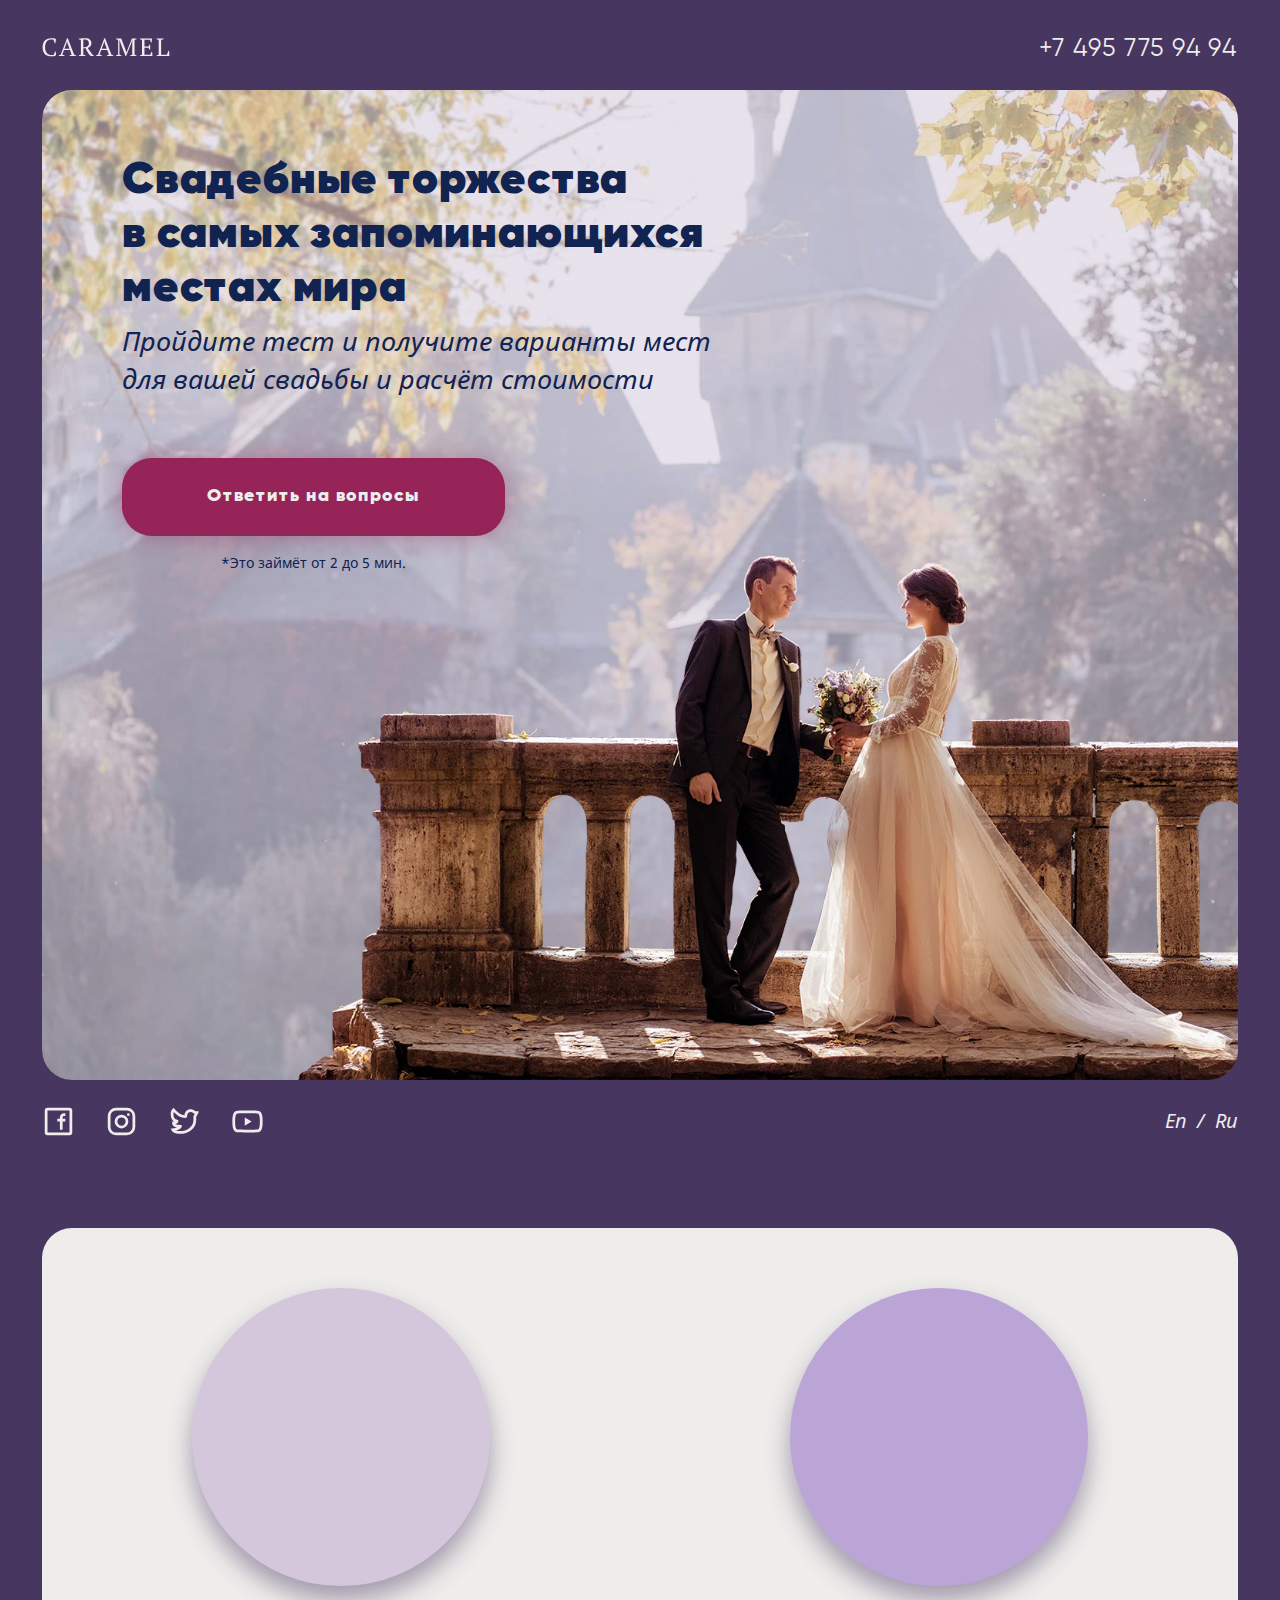
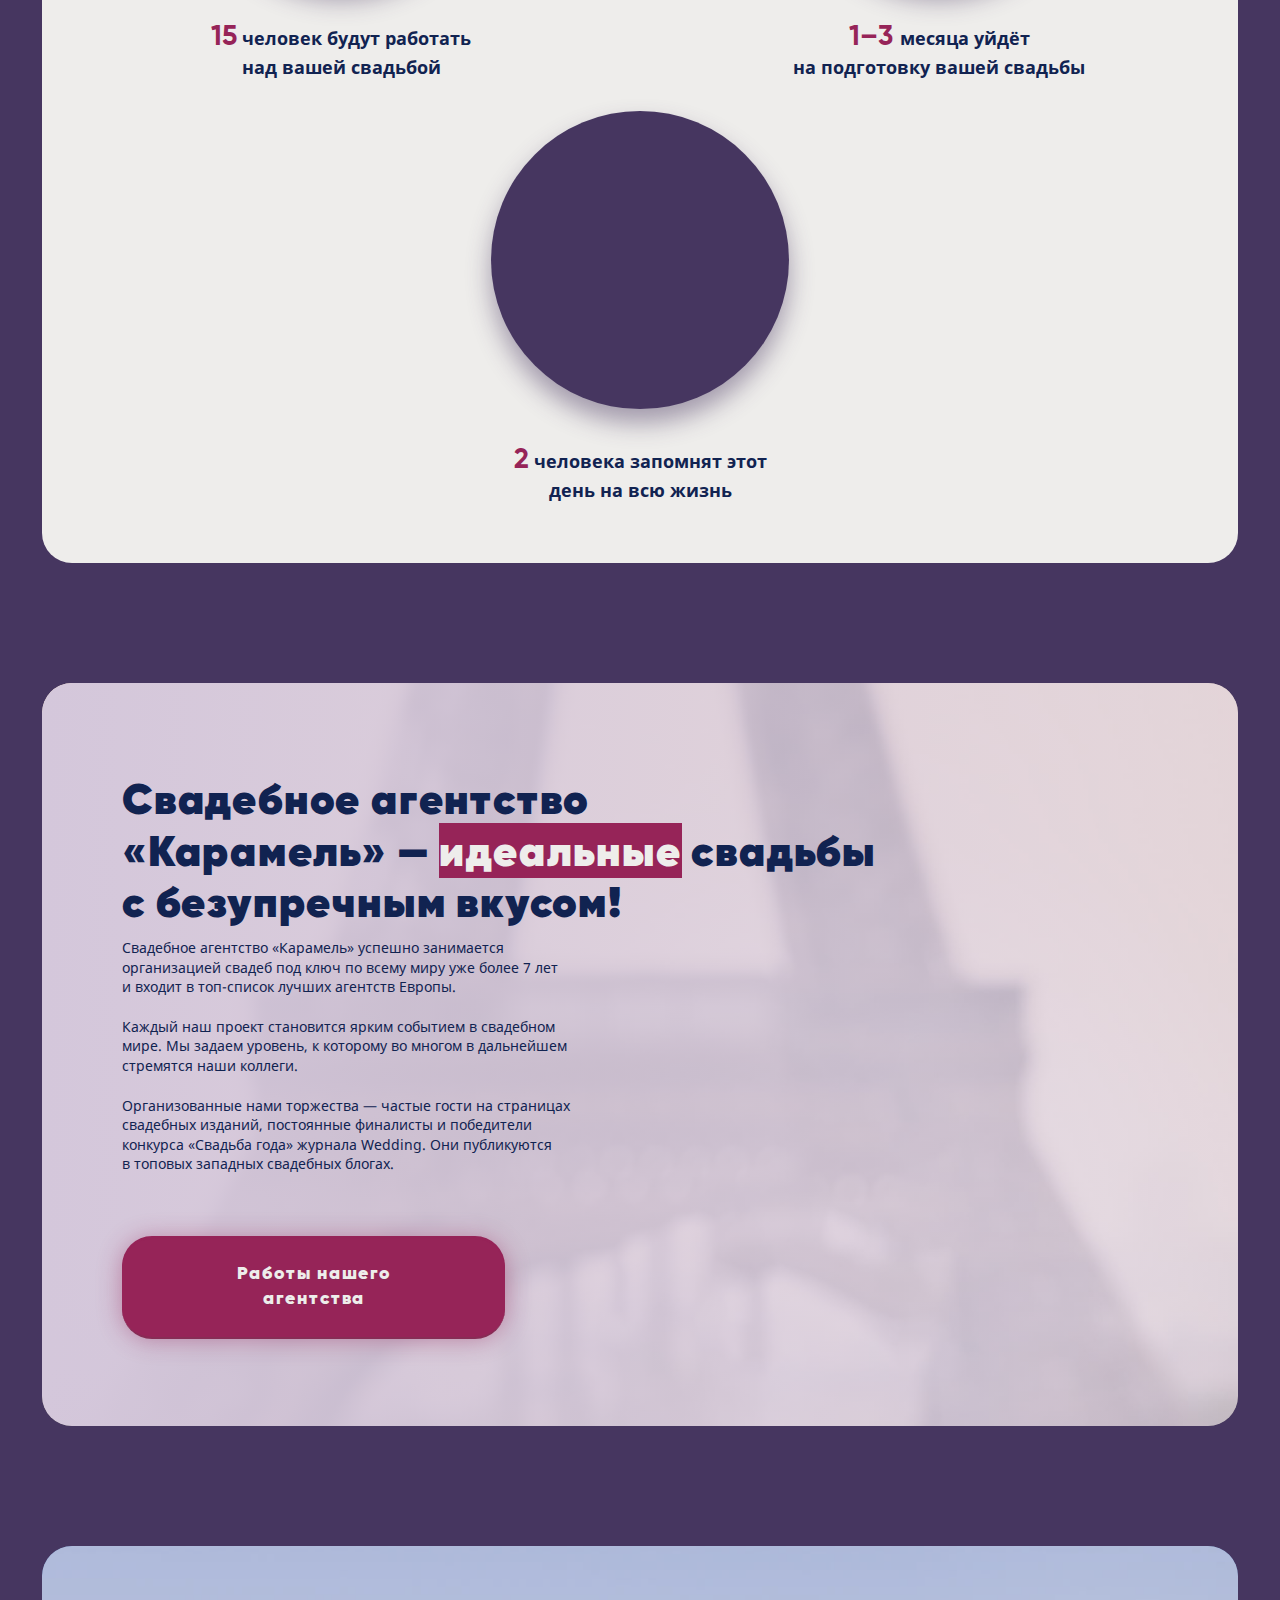
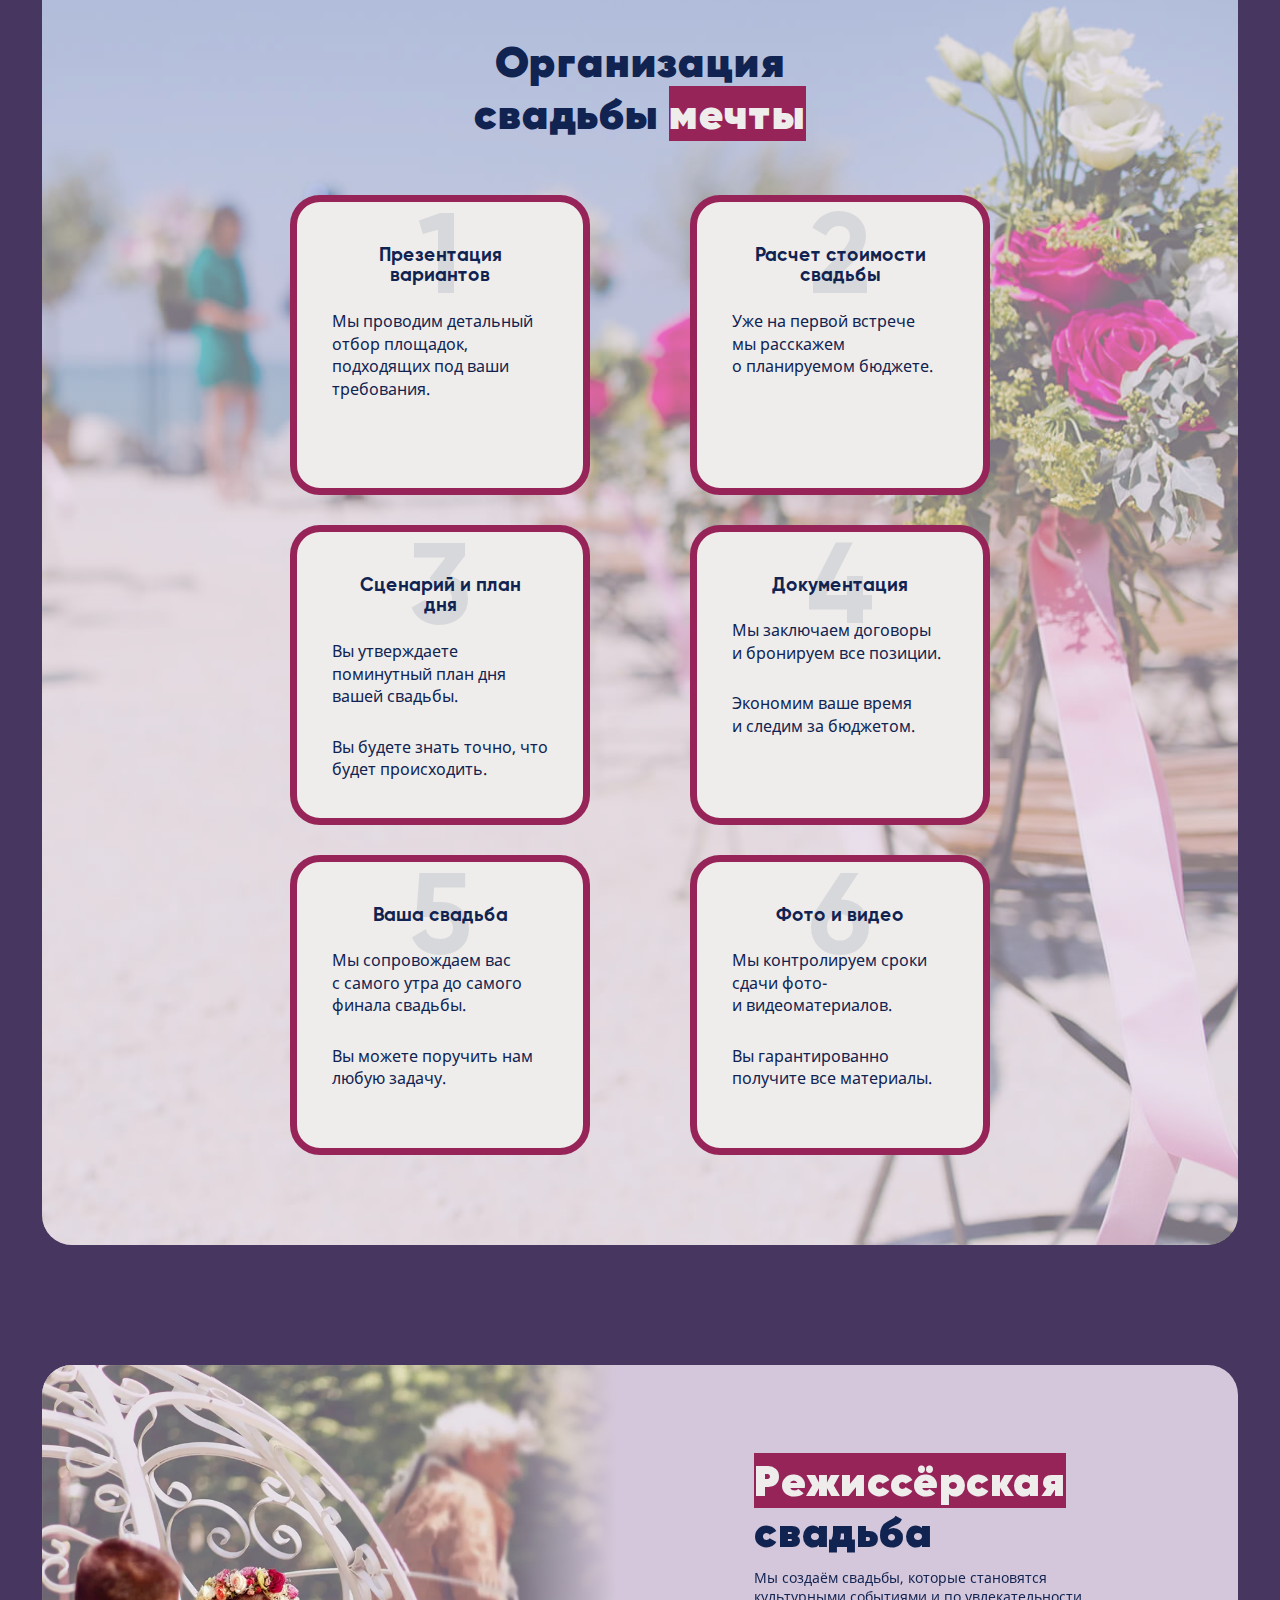
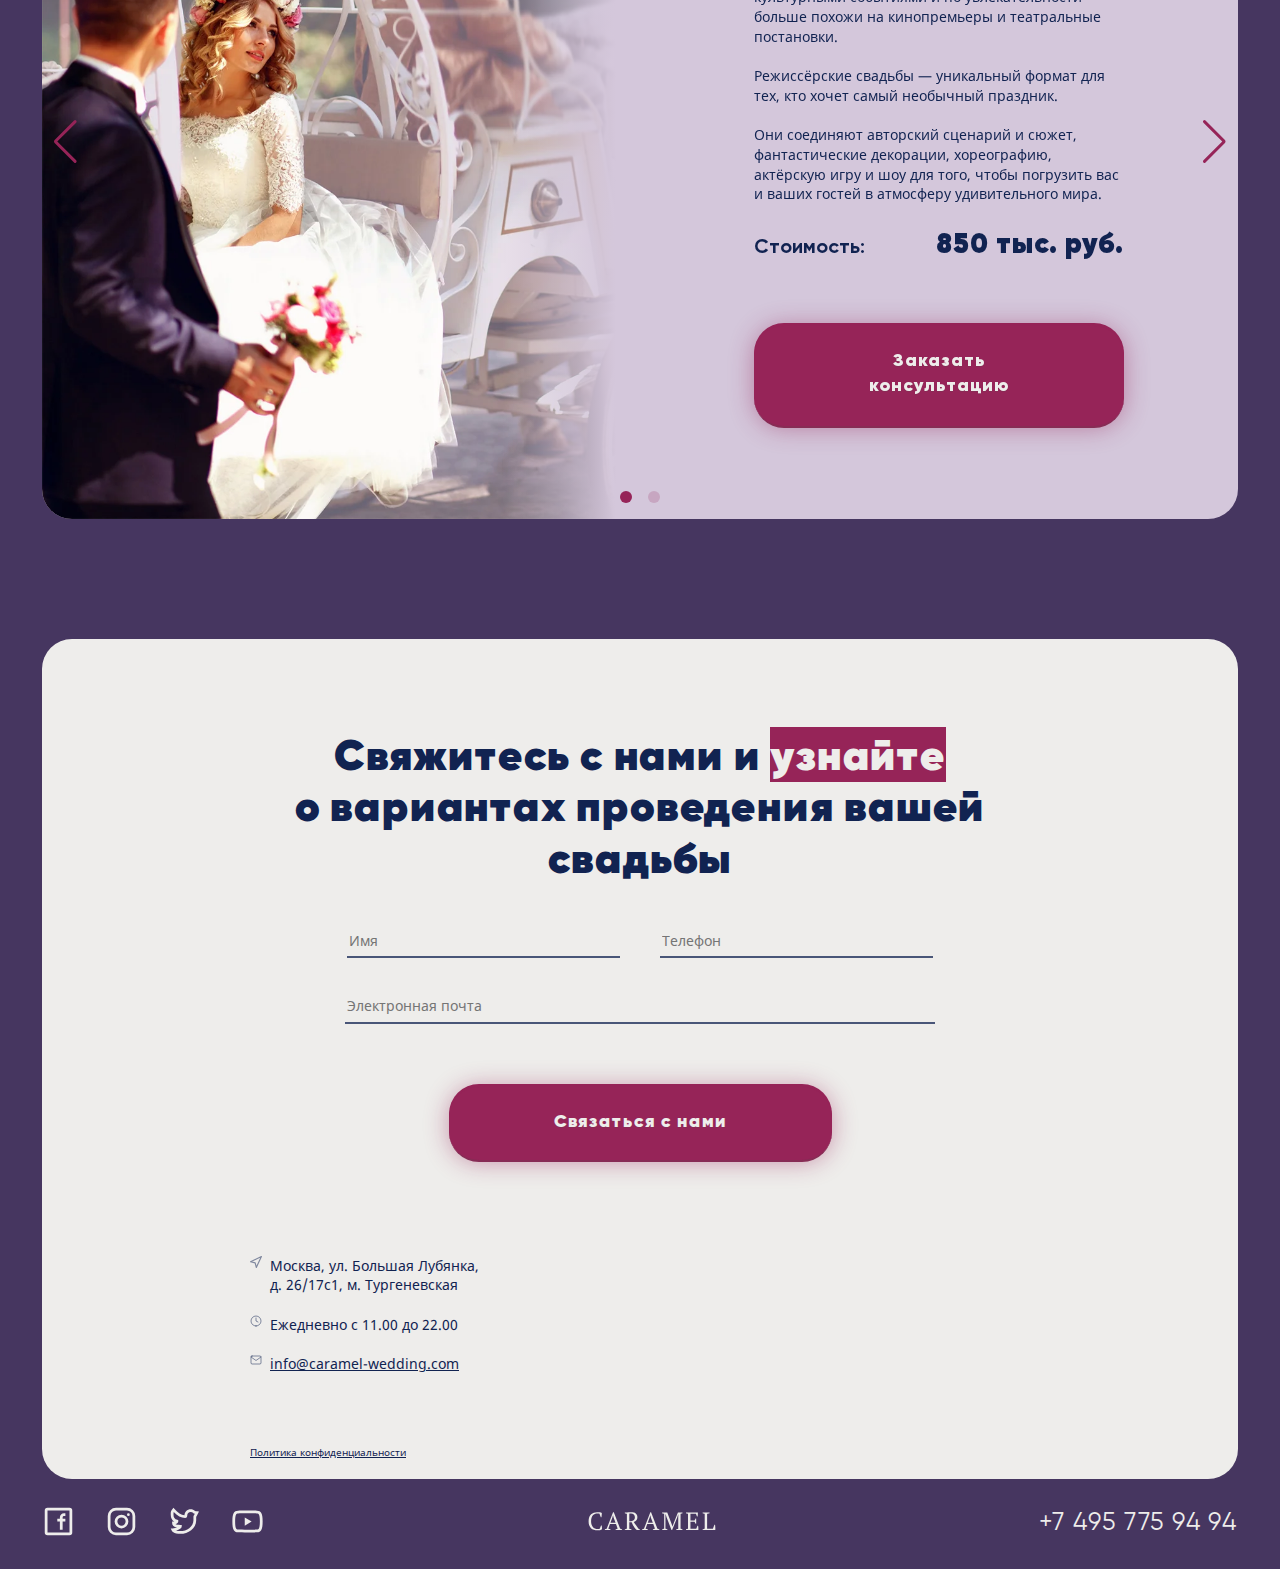
<file: dest-wed/index.html>
<!DOCTYPE html>
<html lang="ru" class="page">

<head>
	<meta charset="UTF-8">
	<meta name="robots" content="noindex, nofollow">
	<title>Свадебное агентство «Caramel»</title>
	<link rel="shortcut icon" href="./img/favicon/favicon.ico">
	<link rel="apple-touch-icon" href="./img/favicon/apple-touch-icon.png">
	<meta name="viewport" content="width=device-width, initial-scale=1">
	<meta name="description" content="Свадьба в самом красивом и необычном месте.">
	<meta name="theme-color" content="#463660">
	<link rel="preload" href="./fonts/GilroyHeavy/GilroyHeavy.woff2" as="font" type="font/woff2" crossorigin="anonymous">
	<link rel="stylesheet" href="css/main.min.css">

</head>

<body class="page__body">

	<header class="page__header">

		<div class="page__wrapper">

			<div class="header-container">

				<img src="./img/Logo.svg" alt="Логотип" class="logo">
				<a href="tel:+74957759494" class="phone">+7 495 775 94 94</a>

			</div>


		</div>

	</header>

	<main class="page__content">

		<section class="section section-1">

			<div class="page__wrapper">

				<div class="hero">

					<div class="hero__content">

						<h1 class="h1">Свадебные торжества в&nbsp;самых запоминающихся местах мира</h1>

						<p class="hero__descriptor">Пройдите тест и&nbsp;получите варианты мест для вашей свадьбы и&nbsp;расчёт
							стоимости</p>

						<a href="#" class="btn">Ответить на вопросы</a>

						<p class="hero__note">*Это займёт от&nbsp;2 до&nbsp;5&nbsp;мин.</p>

						<picture>
							<source type="image/webp" srcset="./img/content/dummy/dummy-main-couple.gif"
								data-srcset="./img/content/@1x/main-couple.webp 1x, ./img/content/@2x/main-couple@2x.webp 2x">
							<source type="image/png" srcset="./img/content/dummy/dummy-main-couple.gif"
								data-srcset="./img/content/@1x/main-couple.png 1x, ./img/content/@2x/main-couple@2x.png 2x">
							<img alt="Жених и невеста стоят на фоне средневекового замка." class="lazy hero__img"
								data-src="./img/content/@1x/main-couple.png" data-srcset="./img/content/@2x/main-couple@2x.png"
								src="./img/content/dummy/dummy-main-couple.gif" srcset="./img/content/dummy/dummy-main-couple.gif">
						</picture>

					</div>

				</div>

				<div class="hero-footer">

					<ul class="socialmedia">

						<li class="socialmedia__item">
							<a href="#" class="socialmedia__link" aria-label="Facebook">
								<svg class="socialmedia__img" aria-hidden="true">
									<use xlink:href="./img/icons/svg-sprite/svg-sprite.svg#facebook"></use>
								</svg>
							</a>
						</li>

						<li class="socialmedia__item">
							<a href="#" class="socialmedia__link" aria-label="Instagram">
								<svg class="socialmedia__img" aria-hidden="true">
									<use xlink:href="./img/icons/svg-sprite/svg-sprite.svg#instagram"></use>
								</svg>
							</a>
						</li>

						<li class="socialmedia__item">
							<a href="#" class="socialmedia__link" aria-label="Twitter">
								<svg class="socialmedia__img" aria-hidden="true">
									<use xlink:href="./img/icons/svg-sprite/svg-sprite.svg#twitter"></use>
								</svg>
							</a>
						</li>

						<li class="socialmedia__item">
							<a href="#" class="socialmedia__link" aria-label="Youtube">
								<svg class="socialmedia__img" aria-hidden="true">
									<use xlink:href="./img/icons/svg-sprite/svg-sprite.svg#youtube"></use>
								</svg>
							</a>
						</li>

					</ul>

					<ul class="languages">
						<li class="languages__item">
							<a href="#" class="languages__link" id="en">En</a>
						</li>
						<li class="languages__item">
							<a href="#" class="languages__link" id="ru">Ru</a>
						</li>
					</ul>

				</div>

			</div>

		</section>

		<section class="section section-2">

			<div class="page__wrapper">

				<div class="facts">

					<div class="facts__item">

						<picture class="facts__pic">
							<source type="image/webp"
								data-srcset="./img/content/@1x/facts-1.webp 1x, ./img/content/@2x/facts-1@2x.webp 2x"
								srcset="./img/content/dummy/dummy-image-79x63.gif">
							<source type="image/png"
								data-srcset="./img/content/@1x/facts-1.png 1x, ./img/content/@2x/facts-1@2x.png 2x"
								srcset="./img/content/dummy/dummy-image-79x63.gif">
							<img alt="Команда профессионалов." class="lazy responsive-img facts__img"
								src="./img/content/dummy/dummy-image-79x63.gif" srcset="./img/content/dummy/dummy-image-79x63.gif"
								data-src="./img/content/@1x/facts-1.png" data-srcset="./img/content/@2x/facts-1@2x.png">
						</picture>

						<p class="facts__text"><span>15</span> человек будут работать
							над вашей свадьбой</p>

					</div>

					<div class="facts__item">

						<picture class="facts__pic">
							<source type="image/webp" srcset="./img/content/dummy/dummy-image-124x111.gif"
								data-srcset="./img/content/@1x/facts-2.webp 1x, ./img/content/@2x/facts-2@2x.webp 2x">
							<source type="image/png" srcset="./img/content/dummy/dummy-image-124x111.gif"
								data-srcset="./img/content/@1x/facts-2.png 1x, ./img/content/@2x/facts-2@2x.png 2x">
							<img alt="Портной снимает мерки для платья невесты." class="lazy responsive-img facts__img"
								src="./img/content/dummy/dummy-image-124x111.gif" srcset="./img/content/dummy/dummy-image-124x111.gif"
								data-src="./img/content/@1x/facts-2.png" data-srcset="./img/content/@2x/facts-2@2x.png">
						</picture>

						<p class="facts__text"><span>1&ndash;3&nbsp;</span>месяца уйдёт на&nbsp;подготовку вашей свадьбы</p>

					</div>

					<div class="facts__item">

						<picture class="facts__pic">
							<source type="image/webp" srcset="./img/content/dummy/dummy-image-395x318.gif"
								data-srcset="./img/content/@1x/facts-3.webp 1x, ./img/content/@2x/facts-3@2x.webp 2x">
							<source type="image/png" srcset="./img/content/dummy/dummy-image-395x318.gif"
								data-srcset="./img/content/@1x/facts-3.png 1x, ./img/content/@2x/facts-3@2x.png 2x">
							<img alt="Жених и невеста держат в ладонях свои кольца." class="lazy responsive-img facts__img"
								src="./img/content/dummy/dummy-image-395x318.gif" srcset="./img/content/dummy/dummy-image-395x318.gif"
								data-src="./img/content/@1x/facts-3.png" data-srcset="./img/content/@2x/facts-3@2x.png">
						</picture>

						<p class="facts__text"><span>2</span> человека запомнят этот день на&nbsp;всю жизнь</p>

					</div>

				</div>

			</div>

		</section>

		<section class="section section-3">

			<div class="page__wrapper">

				<div class="about">

					<div class="about__content">

						<h2 class="h2">Свадебное агентство &laquo;Карамель&raquo;&nbsp;&mdash; <span>идеальные</span> свадьбы
							с&nbsp;безупречным вкусом!</h2>

						<div class="about__text">

							<p class="text">Свадебное агентство &laquo;Карамель&raquo; успешно занимается организацией свадеб под ключ
								по&nbsp;всему миру уже более 7 лет и&nbsp;входит в&nbsp;топ-список лучших агентств Европы.</p>

							<p class="text">Каждый наш проект становится ярким событием в&nbsp;свадебном мире. Мы&nbsp;задаем уровень,
								к&nbsp;которому во&nbsp;многом в&nbsp;дальнейшем стремятся наши коллеги.</p>

							<p class="text">Организованные нами торжества&nbsp;&mdash; частые гости на&nbsp;страницах свадебных
								изданий, постоянные финалисты и&nbsp;победители конкурса &laquo;Свадьба года&raquo; журнала Wedding. Они
								публикуются в&nbsp;топовых западных свадебных блогах.</p>

						</div>

						<a href="#" class="btn about__btn">Работы нашего агентства</a>

						<div class="about__pic">
							<picture>
								<source type="image/webp" srcset="./img/content/dummy/dummy-image-259x428.gif"
									data-srcset="./img/content/@1x/aboutus-couple.webp 1x, ./img/content/@2x/aboutus-couple@2x.webp 2x">
								<source type="image/png" srcset="./img/content/dummy/dummy-image-259x428.gif"
									data-srcset="./img/content/@1x/aboutus-couple.png 1x, ./img/content/@2x/aboutus-couple@2x.png 2x">
								<img alt="Жених и невеста обнимаются и смотрят друг на друга на фоне Эйфелевой башни."
									class="lazy responsive-img about__img" src="./img/content/dummy/dummy-image-259x428.gif"
									srcset="./img/content/dummy/dummy-image-259x428.gif" data-src="./img/content/@1x/aboutus-couple.png"
									data-srcset="./img/content/@2x/aboutus-couple@2x.png">
							</picture>
						</div>

					</div>

				</div>

			</div>

		</section>

		<section class="section section-4">

			<div class="page__wrapper">

				<div class="organization">

					<h2 class="h2">Организация свадьбы <span>мечты</span></h2>

					<div class="organization__content">

						<div class="organization__item" data-number="1">
							<h3 class="h3">Презентация вариантов</h3>
							<p class="text">Мы&nbsp;проводим детальный отбор площадок, подходящих под ваши требования.</p>
						</div>

						<div class="organization__item" data-number="2">
							<h3 class="h3">Расчет стоимости свадьбы</h3>
							<p class="text">Уже на&nbsp;первой встрече мы&nbsp;расскажем о&nbsp;планируемом бюджете.</p>
						</div>

						<div class="organization__item" data-number="3">
							<h3 class="h3">Сценарий и&nbsp;план<br>дня</h3>
							<p class="text">Вы&nbsp;утверждаете поминутный план дня вашей свадьбы.</p>
							<p class="text">Вы&nbsp;будете знать точно, что будет происходить.</p>
						</div>

						<div class="organization__item" data-number="4">
							<h3 class="h3">Документация</h3>
							<p class="text">Мы&nbsp;заключаем договоры и&nbsp;бронируем все позиции.</p>
							<p class="text">Экономим ваше время и&nbsp;следим за&nbsp;бюджетом.</p>
						</div>

						<div class="organization__item" data-number="5">
							<h3 class="h3">Ваша свадьба</h3>
							<p class="text">Мы&nbsp;сопровождаем вас с&nbsp;самого утра до&nbsp;самого финала свадьбы.</p>
							<p class="text">Вы&nbsp;можете поручить нам любую задачу.</p>
						</div>

						<div class="organization__item" data-number="6">
							<h3 class="h3">Фото и&nbsp;видео</h3>
							<p class="text">Мы&nbsp;контролируем сроки сдачи фото- и&nbsp;видеоматериалов.</p>
							<p class="text">Вы&nbsp;гарантированно получите все материалы.</p>
						</div>

					</div>

				</div>

			</div>

		</section>

		<section class="section section-5">

			<div class="page__wrapper">

				<div class="script">

					<div class="swiper-container">

						<div class="swiper-wrapper">

							<div class="swiper-slide script__container">

								<div class="script__content ">

									<h2 class="h2"><span>Режиссёрская</span> свадьба</h2>

									<div class="script__text">

										<p class="text">Мы&nbsp;создаём свадьбы, которые становятся культурными событиями
											и&nbsp;по&nbsp;увлекательности больше похожи на&nbsp;кинопремьеры и&nbsp;театральные постановки.
										</p>

										<p class="text">Режиссёрские свадьбы&nbsp;&mdash; уникальный формат для тех, кто хочет самый
											необычный праздник.</p>

										<p class="text">Они соединяют авторский сценарий и&nbsp;сюжет, фантастические декорации,
											хореографию, актёрскую игру и&nbsp;шоу для того, чтобы погрузить вас и&nbsp;ваших гостей
											в&nbsp;атмосферу удивительного мира.</p>

										<div class="price">
											<p class="price__title">Стоимость:</p>
											<p class="price__amount">850 тыс. руб.</p>
										</div>

										<div class="script__btn">
											<a href="#" class="btn">Заказать консультацию</a>
										</div>

									</div>

								</div>

								<div class="script__pic">
									<picture>
										<source type="image/webp"
											srcset="./img/content/@1x/director.webp 1x, ./img/content/@2x/director@2x.webp 2x">
										<source type="image/jpeg"
											srcset="./img/content/@1x/director.jpg 1x, ./img/content/@2x/director@2x.jpg 2x">
										<img alt="Невеста сидит в красивой кованой карете, жених смотрит на неё."
											class="responsive-img script__img swiper-lazy" src="./img/content/@1x/director.jpg"
											srcset="./img/content/@2x/director@2x.jpg">
									</picture>
									<div class="swiper-lazy-preloader-white"></div>
								</div>

								<!-- End of swiper-slide -->
							</div>

							<div class="swiper-slide script__container">

								<div class="script__content ">

									<h2 class="h2">Свадьба <span>с&nbsp;концепцией</span></h2>

									<div class="script__text">

										<p class="text">Если вы&nbsp;хотите особенный праздник, но&nbsp;без акцента на&nbsp;театрализованной
											постановке и&nbsp;активном участии гостей, вам больше подойдёт концептуальная свадьба.</p>

										<p class="text">У&nbsp;неё тоже есть общая идея, собственное название, невероятный декор
											и&nbsp;флористика, авторский дизайн, особенная программа, которая идеально вписывается
											в&nbsp;концепцию. Главная задача состоит в&nbsp;том, чтобы объединить элементы, которые интересно
											расскажут вашу историю любви.</p>

										<p class="text">У&nbsp;нас не&nbsp;бывает двух одинаковых свадеб. Вы&nbsp;можете убедиться
											в&nbsp;этом сами.</p>

										<div class="price">
											<p class="price__title">Стоимость:</p>
											<p class="price__amount">750 тыс. руб.</p>
										</div>

										<div class="script__btn">
											<a href="#" class="btn">Заказать консультацию</a>
										</div>

									</div>

								</div>

								<div class="script__pic">
									<picture>
										<source type="image/webp"
											srcset="./img/content/@1x/concept.webp 1x, ./img/content/@2x/concept@2x.webp 2x">
										<source type="image/jpeg"
											srcset="./img/content/@1x/concept.jpg 1x, ./img/content/@2x/concept@2x.jpg 2x">
										<img alt="Невеста сидит в красивой кованой карете, жених смотрит на неё."
											class="responsive-img script__img swiper-lazy" src="./img/content/@1x/concept.jpg"
											srcset="./img/content/@2x/concept@2x.jpg">
									</picture>
									<div class="swiper-lazy-preloader-white"></div>
								</div>

								<!-- End of swiper-slide -->
							</div>

							<!-- End of swiper-wrapper -->
						</div>

						<div class="swiper-pagination"></div>

						<div class="swiper-button-prev"></div>
						<div class="swiper-button-next"></div>

						<!-- End of swiper-container -->
					</div>

				</div>

			</div>

		</section>

		<section class="section section-6">

			<div class="page__wrapper">

				<div class="contacts">

					<div class="contacts__container">

						<h2 class="h2">Свяжитесь с&nbsp;нами и&nbsp;<span>узнайте</span> о&nbsp;вариантах проведения вашей свадьбы
						</h2>

						<form action="#" class="form">

							<input type="text" name="name" class="form__input" placeholder="Имя" aria-label="Введите своё имя" required>

							<input type="tel" name="telephone" class="form__input" placeholder="Телефон" aria-label="Введите свой телефон" required>

							<input type="email" name="email" class="form__input" placeholder="Электронная почта" aria-label="Введите свою электронную почту" required>

							<button type="submit" class="btn">Связаться с нами</button>

						</form>

						<div class="contacts__flex">

							<ul class="contacts__list">

								<li class="contacts__item">
									<svg class="contacts__img" aria-hidden="true">
										<use xlink:href="./img/icons/svg-sprite/svg-sprite.svg#navigation"></use>
									</svg>
									<p class="text">Москва, ул.&nbsp;Большая Лубянка, д.&nbsp;26/17с1, м.&nbsp;Тургеневская</p>
								</li>

								<li class="contacts__item">
									<svg class="contacts__img" aria-hidden="true">
										<use xlink:href="./img/icons/svg-sprite/svg-sprite.svg#clock"></use>
									</svg>
									<p class="text">Ежедневно с&nbsp;11.00 до&nbsp;22.00</p>
								</li>

								<li class="contacts__item">
									<svg class="contacts__img" aria-hidden="true">
										<use xlink:href="./img/icons/svg-sprite/svg-sprite.svg#mail"></use>
									</svg>
									<p class="text"><a href="mailto:info@caramel-wedding.com"
											class="contacts__link">info@caramel-wedding.com</a></p>
								</li>

							</ul>

							<div class="contacts__map">
								<script async
									src="https://api-maps.yandex.ru/services/constructor/1.0/js/?um=constructor%3Aa57e3ad9c059ec237205520d140a876d8aa60d5481554a3278e301eea974417c&amp;width=%100&amp;height=200&amp;lang=ru_RU&amp;scroll=true">
								</script>
							</div>

							<a href="#" class="policy">Политика конфиденциальности</a>

						</div>

					</div>

				</div>

			</div>

		</section>

	</main>

	<footer class="page__footer">

		<div class="page__wrapper">

			<div class="footer">

				<img src="./img/Logo.svg" alt="Логотип" class="logo">

				<ul class="socialmedia">

					<li class="socialmedia__item">
						<a href="#" class="socialmedia__link" aria-label="Facebook">
							<svg class="socialmedia__img" aria-hidden="true">
								<use xlink:href="./img/icons/svg-sprite/svg-sprite.svg#facebook"></use>
							</svg>
						</a>
					</li>

					<li class="socialmedia__item">
						<a href="#" class="socialmedia__link" aria-label="Instagram">
							<svg class="socialmedia__img" aria-hidden="true">
								<use xlink:href="./img/icons/svg-sprite/svg-sprite.svg#instagram"></use>
							</svg>
						</a>
					</li>

					<li class="socialmedia__item">
						<a href="#" class="socialmedia__link" aria-label="Twitter">
							<svg class="socialmedia__img" aria-hidden="true">
								<use xlink:href="./img/icons/svg-sprite/svg-sprite.svg#twitter"></use>
							</svg>
						</a>
					</li>

					<li class="socialmedia__item">
						<a href="#" class="socialmedia__link" aria-label="Youtube">
							<svg class="socialmedia__img" aria-hidden="true">
								<use xlink:href="./img/icons/svg-sprite/svg-sprite.svg#youtube"></use>
							</svg>
						</a>
					</li>

				</ul>

				<a href="tel:+74957759494" class="phone">+7 495 775 94 94</a>

			</div>

		</div>

	</footer>

	<script src="js/main.min.js"></script>

</body>

</html>
</file>
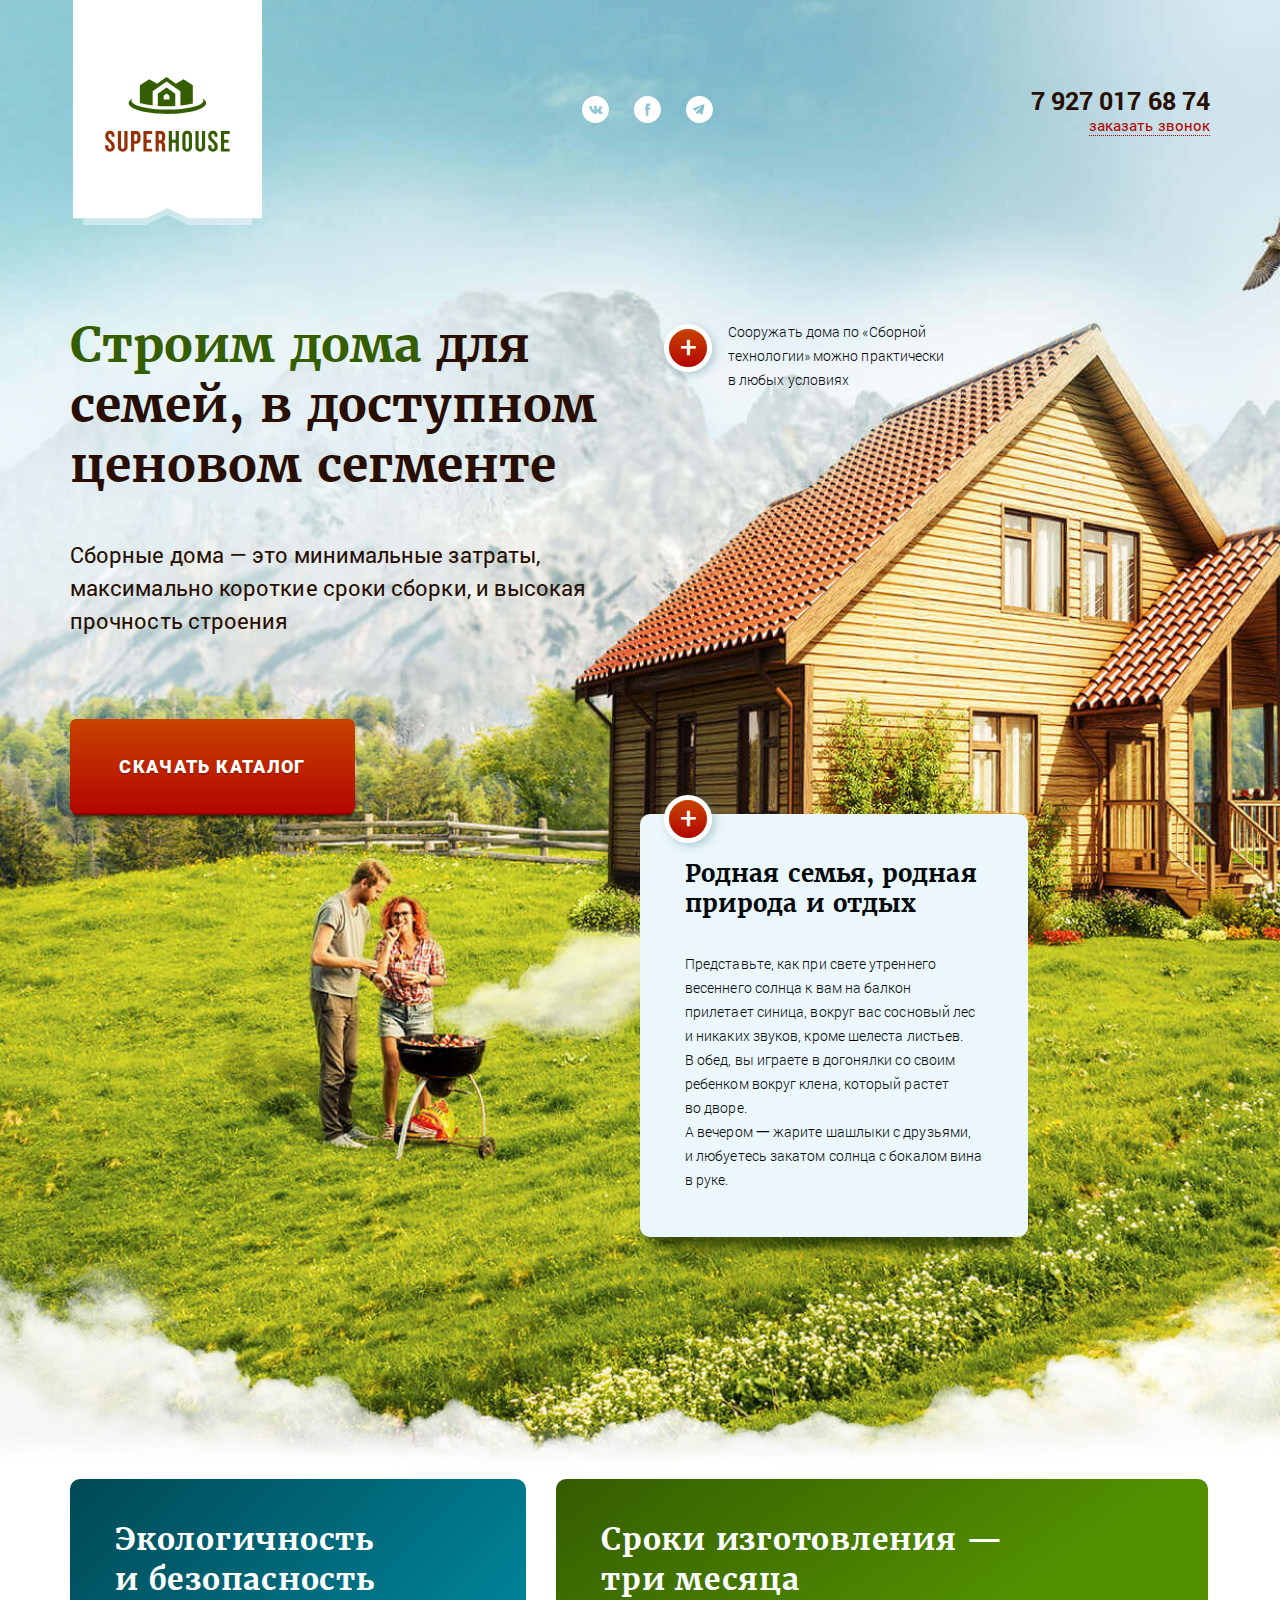
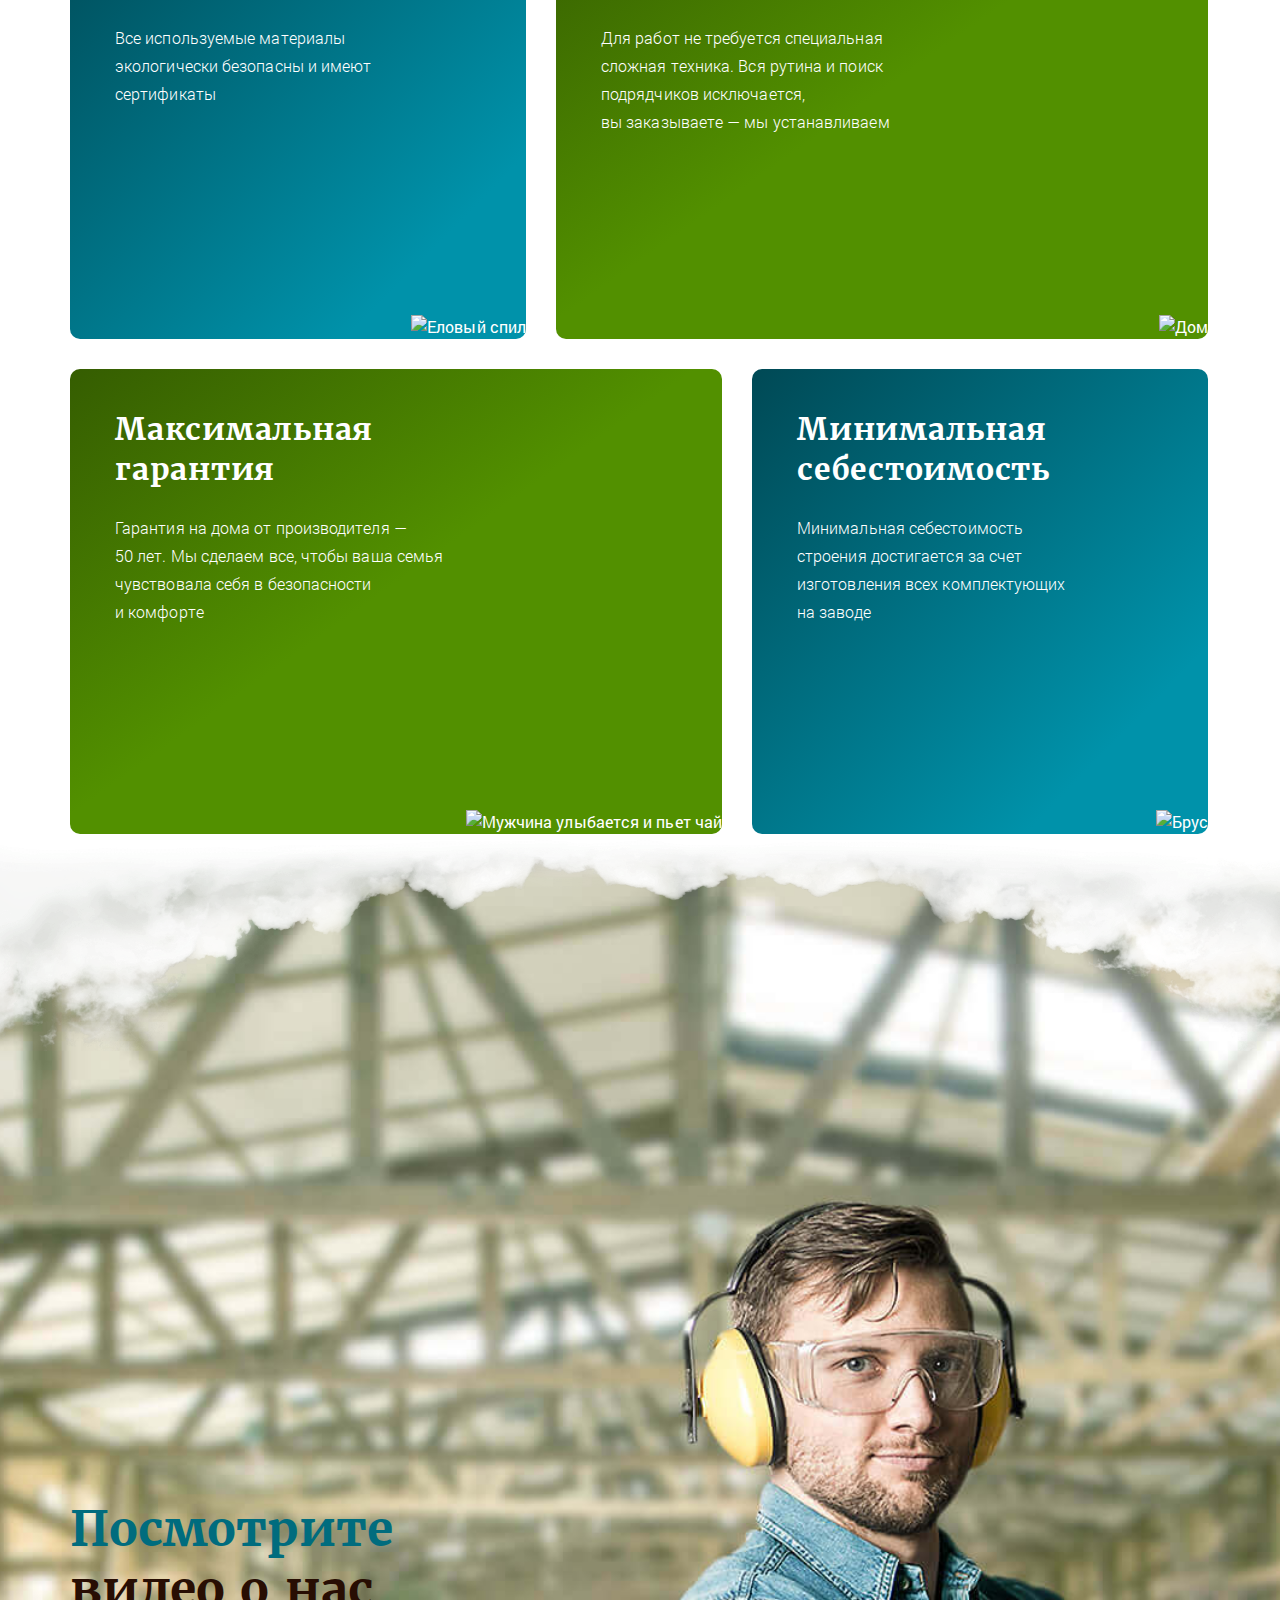
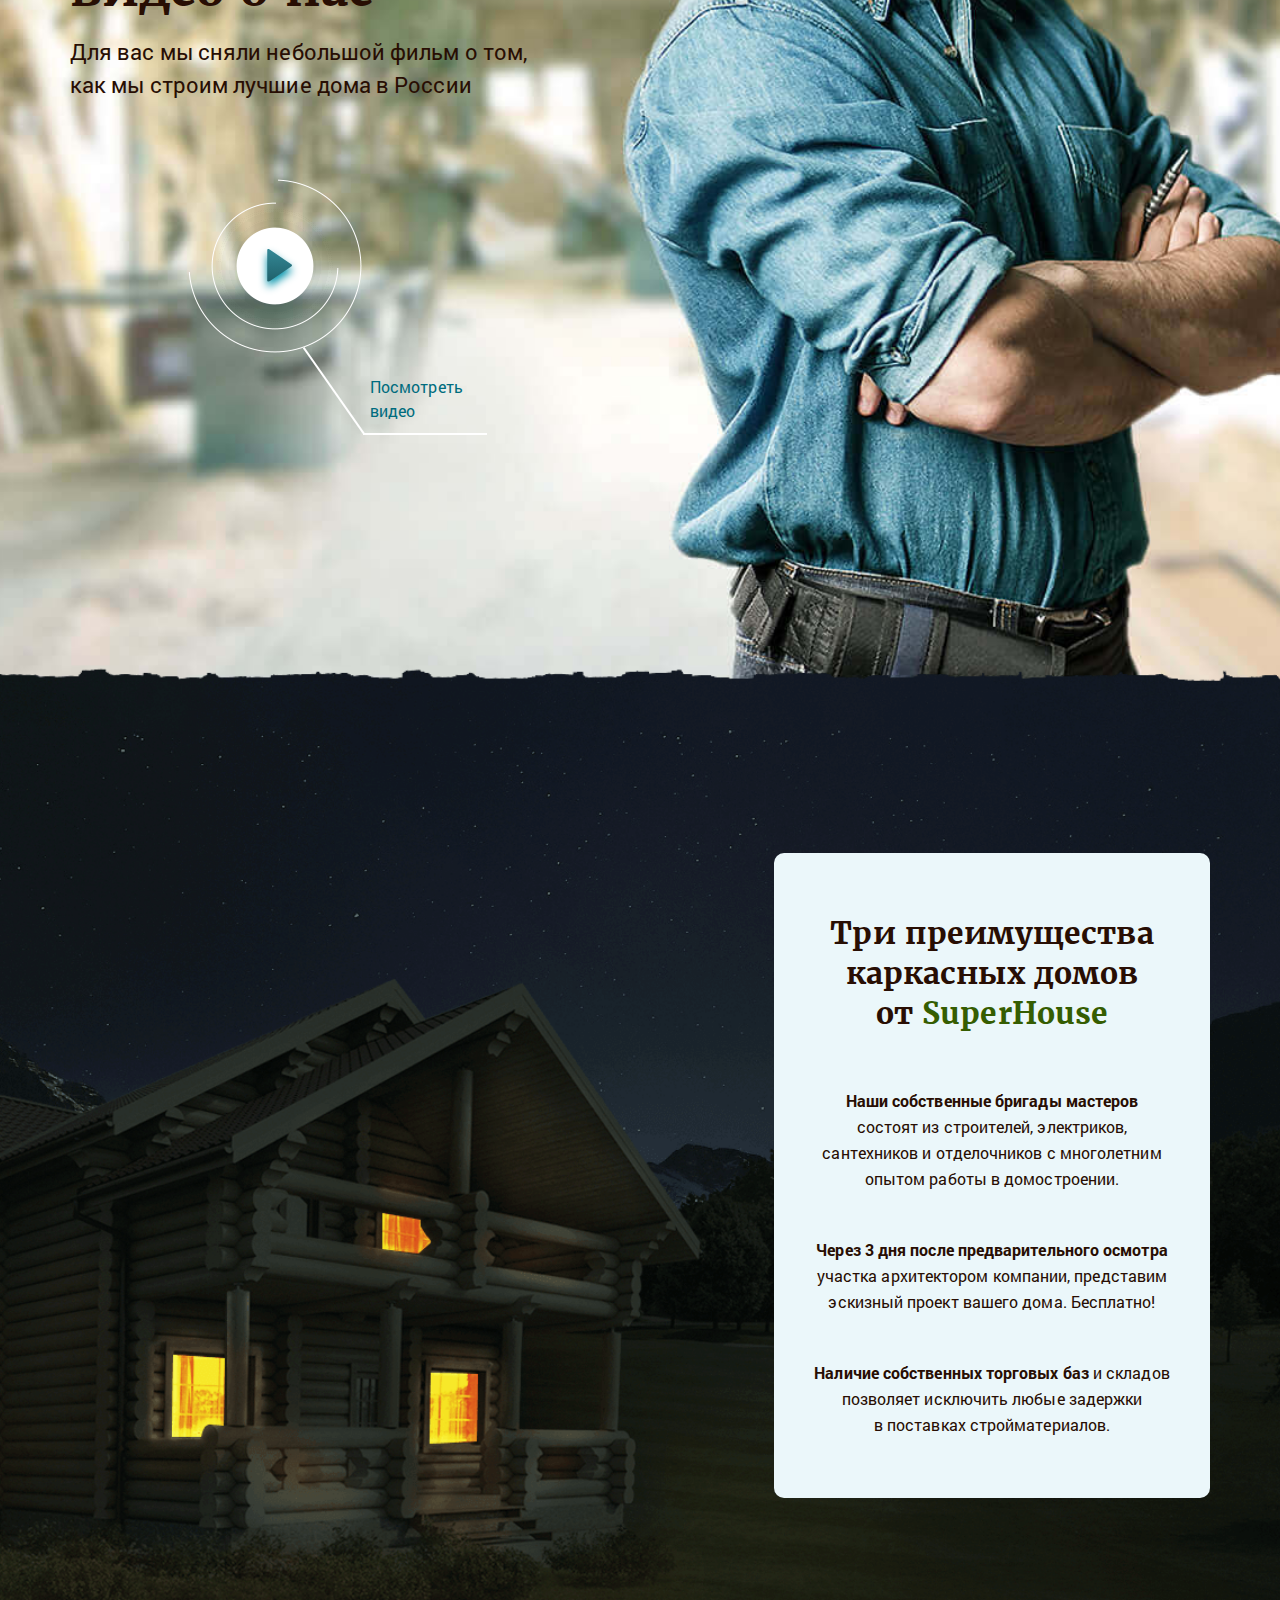
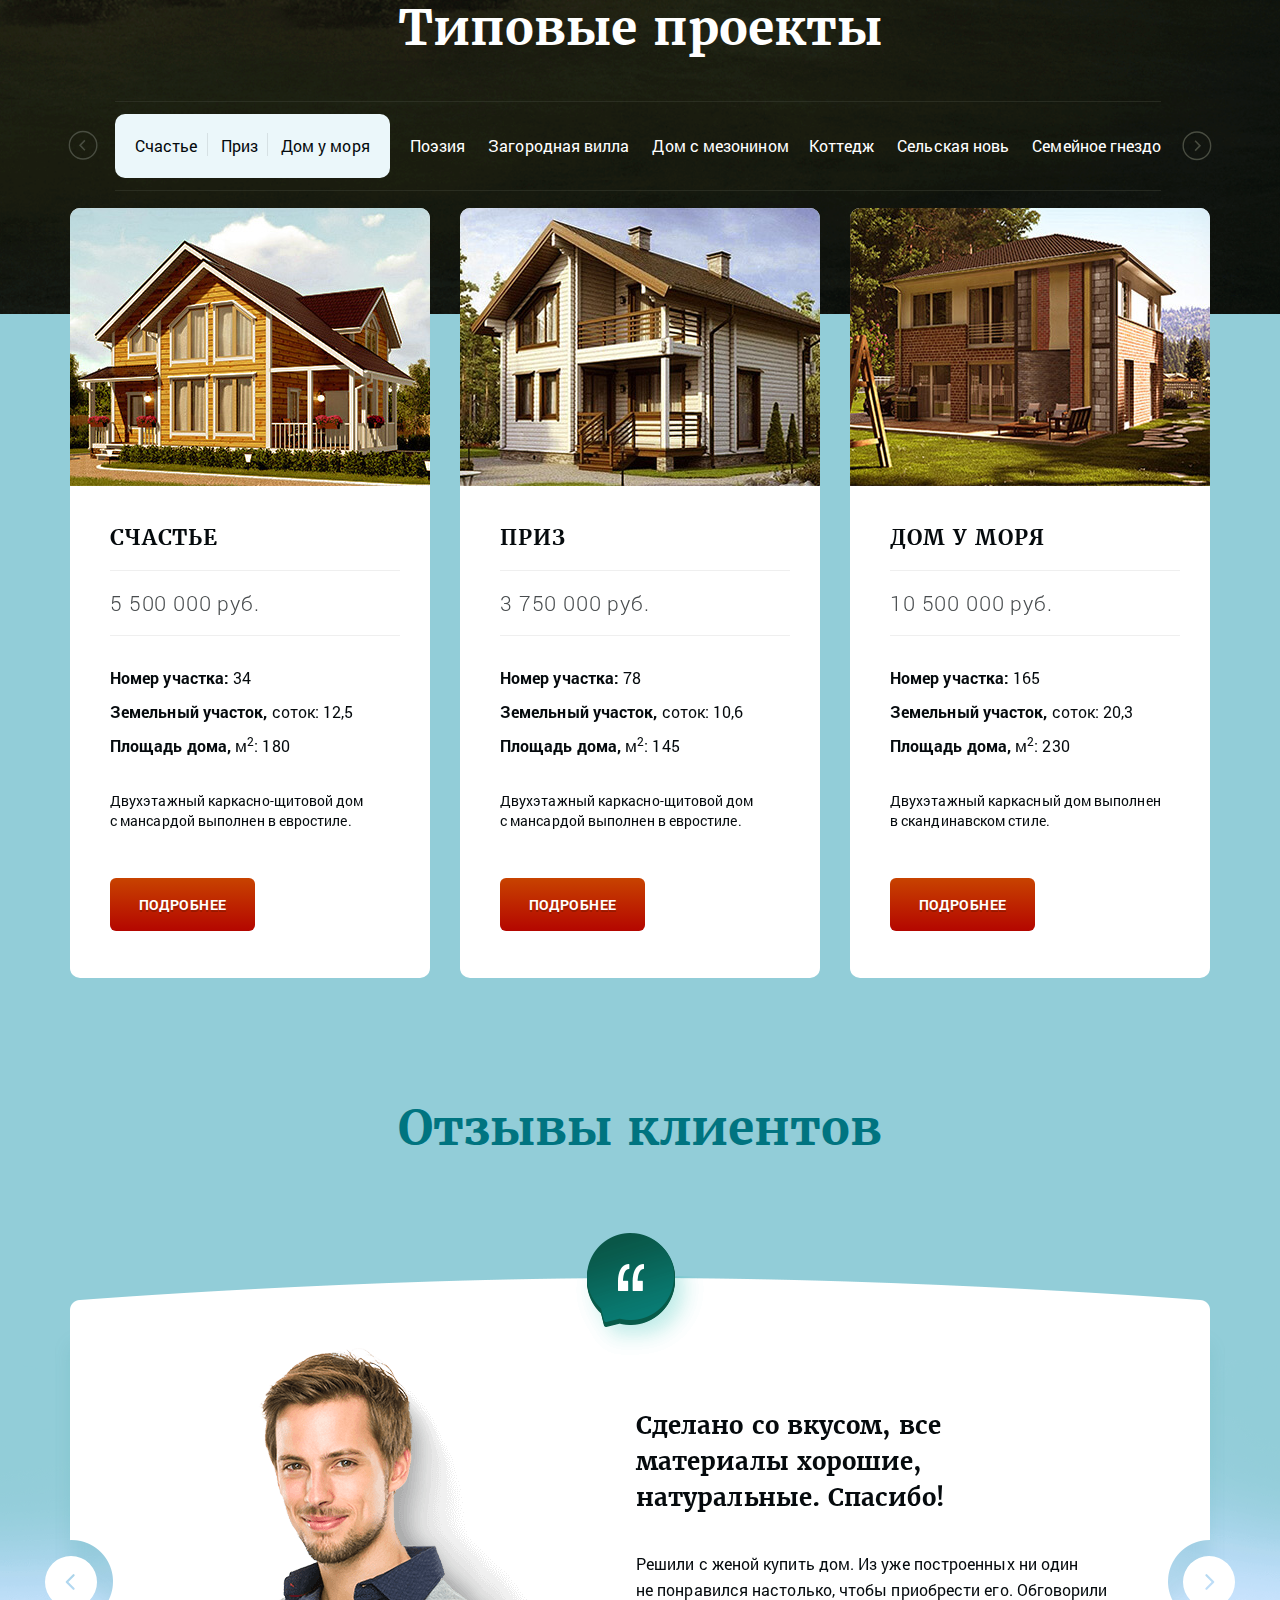
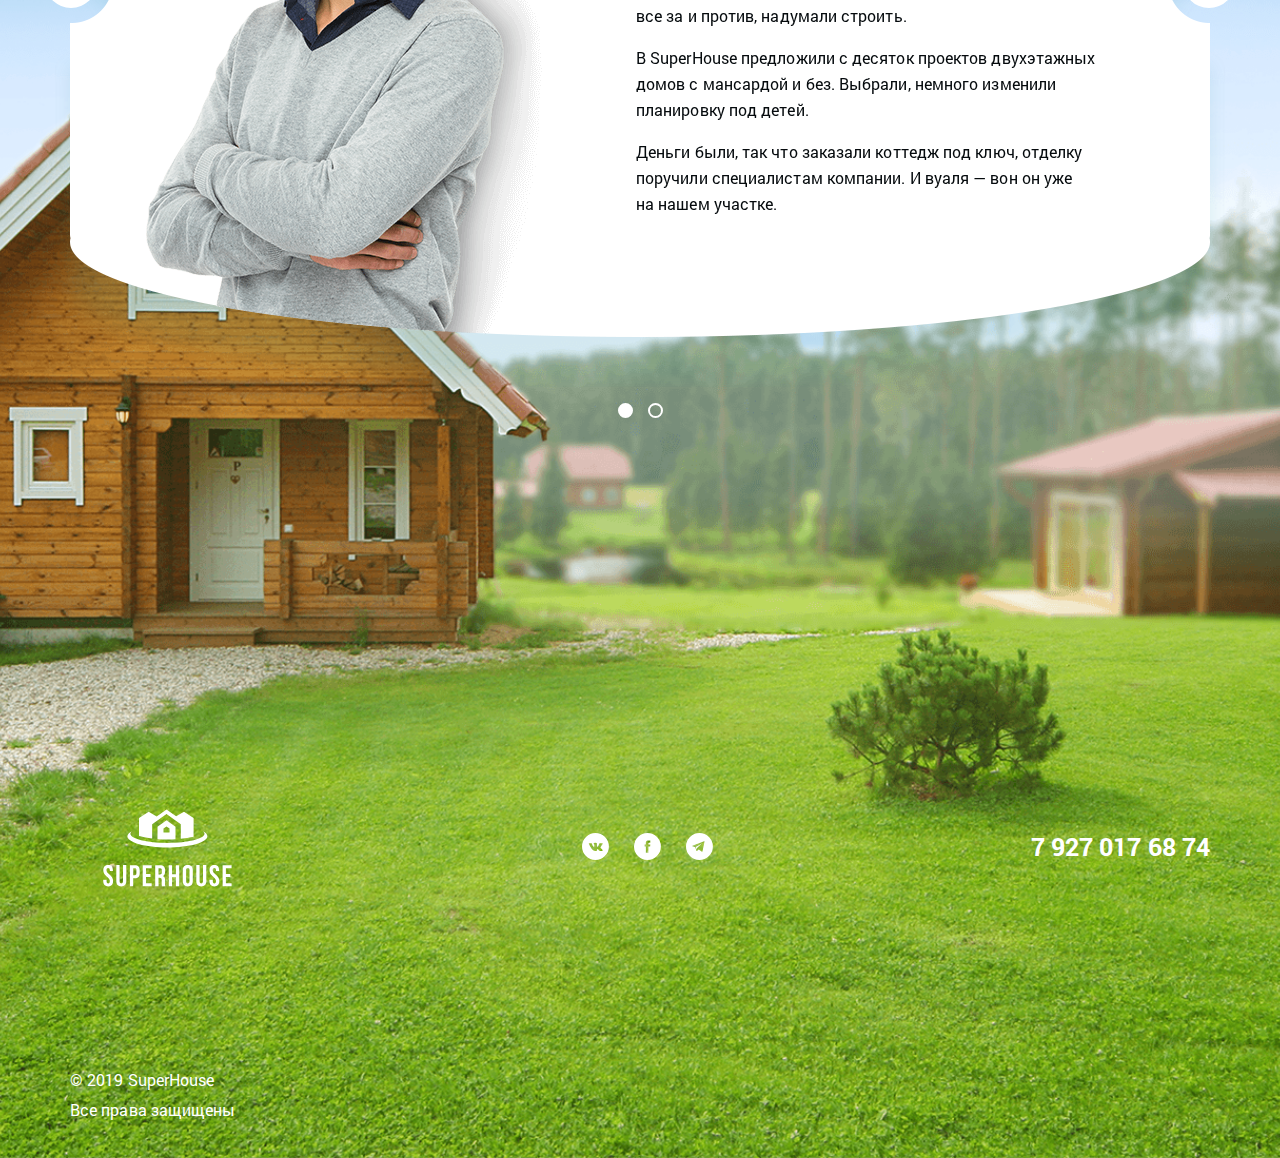
<file: HouseLanding/index.html>
<!DOCTYPE html>
<html lang="ru" class="page">

<head>
	<meta charset="UTF-8">
	<meta name="robots" content="noindex, nofollow">

	<title>Строительство домов</title>

	<link rel="shortcut icon" href="favicon.ico">
	<link rel="apple-touch-icon" href="./img/favicon/apple-touch-icon.png">
	<meta name="viewport" content="width=device-width, initial-scale=1">
	<meta name="description" content="Строительство сборных домов">
	<meta name="theme-color" content="#81c1cf">

	<link rel="stylesheet" href="css/main.min.css">

</head>

<body class="page__body">

	<header class="page__header">

		<div class="container">

			<div class="header-container">

				<img src="./img/logo.svg" alt="Логотип" class="logo">

				<ul class="social-media">

					<li class="social-item"><a href="#" class="social-link" title="Вконтакте">
							<svg class="social-img" aria-hidden="true">
								<use xlink:href="./img/svg-use/sprite.svg#vk"></use>
							</svg>
						</a></li>

					<li class="social-item"><a href="#" class="social-link" title="Facebook">
							<svg class="social-img" aria-hidden="true">
								<use xlink:href="./img/svg-use/sprite.svg#fb"></use>
							</svg>
						</a></li>

					<li class="social-item"><a href="#" class="social-link" title="Telegram">
							<svg class="social-img" aria-hidden="true">
								<use xlink:href="./img/svg-use/sprite.svg#telegram"></use>
							</svg>
						</a></li>

				</ul>

				<div class="contacts">

					<a href="tel:+79270176874" class="contacts__phone">7 927 017 68 74</a>

					<a href="#form" class="contacts__call">заказать звонок</a>

					<div class="hidden">
						<form id="form" class="form">

							<!-- Hidden Required Fields -->
							<input type="hidden" name="project_name" value="HouseLanding">
							<input type="hidden" name="admin_email" value="kustova-la@mail.ru">
							<input type="hidden" name="form_subject" value="Заказ обратного звонка">
							<!-- END Hidden Required Fields -->

							<p class="form__title">Оставьте Ваши имя и телефон. Мы перезвоним Вам в течение 15 минут.</p>

							<input type="text" name="name" placeholder="Ваше имя" class="form__input" required><br>
							<input type="tel" name="phone" placeholder="Ваш телефон" class="form__input" required><br>

							<button type="submit" class="form__btn">Отправить</button>

						</form>
					</div>

				</div>

			</div>

		</div>

	</header>



	<section class="hero">

		<div class="container">

			<div class="flex-container">

				<div class="hero__column">

					<h1 class="hero__title"><span>Строим дома</span> для семей, в&nbsp;доступном ценовом сегменте</h1>

					<p class="hero__subtitle">Сборные дома&nbsp;&mdash; это минимальные затраты, максимально короткие сроки
						сборки,
						и&nbsp;высокая прочность строения</p>

					<button type="button" class="btn">Скачать каталог</button>

				</div>

				<div class="hero__column">

					<div class="facts">

						<div class="fact">

							<div class="fact__text">

								<p>Сооружать дома по&nbsp;&laquo;Сборной технологии&raquo; можно практически
									в&nbsp;любых условиях</p>

							</div>

						</div>

						<div class="fact">

							<h3 class="fact__title">Родная семья, родная природа и&nbsp;отдых</h3>
							<div class="fact__text">
								<p>Представьте, как при свете утреннего весеннего солнца к&nbsp;вам на&nbsp;балкон прилетает синица,
									вокруг вас сосновый лес и&nbsp;никаких звуков, кроме шелеста листьев.</p>
								<p>В&nbsp;обед, вы&nbsp;играете в&nbsp;догонялки со&nbsp;своим ребенком вокруг клена, который растет
									во&nbsp;дворе.</p>
								<p>А&nbsp;вечером 一 жарите шашлыки с&nbsp;друзьями, и&nbsp;любуетесь закатом солнца
									с&nbsp;бокалом вина
									в&nbsp;руке.</p>
							</div>

						</div>

					</div>

				</div>

			</div>

		</div>

	</section>

	<section class="features">

		<div class="container">

			<div class="flex-container">

				<div class="feature">

					<div class="feature__container">
						<h3 class="feature__title">Экологичность и&nbsp;безопасность</h3>
						<p class="feature__text">Все используемые материалы экологически безопасны и&nbsp;имеют сертификаты
						</p>
					</div>

					<picture>
						<source data-srcset="./img/wood@2x.png 2x, ./img/wood.png 1x">
						<img data-src="./img/wood.png" alt="Еловый спил" class="feature__img responsive-img lazy">
					</picture>

				</div>

				<div class="feature">

					<div class="feature__container">
						<h3 class="feature__title">Сроки изготовления&nbsp;&mdash; три месяца</h3>
						<p class="feature__text">Для работ не&nbsp;требуется специальная сложная техника. Вся рутина
							и&nbsp;поиск подрядчиков исключается, вы&nbsp;заказываете&nbsp;&mdash; мы&nbsp;устанавливаем</p>
					</div>

					<picture>
						<source data-srcset="./img/house@2x.png 2x, ./img/house.png 1x">
						<img data-src="./img/house.png" alt="Дом" class="feature__img responsive-img lazy">
					</picture>

				</div>

				<div class="feature">

					<div class="feature__container">
						<h3 class="feature__title">Максимальная гарантия</h3>
						<p class="feature__text">Гарантия на&nbsp;дома от&nbsp;производителя&nbsp;&mdash; 50&nbsp;лет.
							Мы&nbsp;сделаем все, чтобы ваша семья чувствовала себя в&nbsp;безопасности и&nbsp;комфорте</p>
					</div>

					<picture>
						<source data-srcset="./img/man@2x.png 2x, ./img/man.png 1x">
						<img data-src="./img/man.png" alt="Мужчина улыбается и пьет чай" class="feature__img responsive-img lazy">
					</picture>

				</div>

				<div class="feature">

					<div class="feature__container">
						<h3 class="feature__title">Минимальная себестоимость</h3>
						<p class="feature__text">Минимальная себестоимость строения достигается за счет изготовления всех
							комплектующих на заводе</p>
					</div>

					<picture>
						<source data-srcset="./img/timber@2x.png 2x, ./img/timber.png 1x">
						<img data-src="./img/timber.png" alt="Брус" class="feature__img responsive-img lazy">
					</picture>

				</div>

			</div>

		</div>

	</section>

	<section class="video">

		<div class="container">

			<div class="video__content">

				<h2 class="video__title"><span>Посмотрите</span> видео о&nbsp;нас</h2>

				<p class="video__subtitle">Для вас мы&nbsp;сняли небольшой фильм о&nbsp;том, как мы&nbsp;строим лучшие дома
					в&nbsp;России</p>

				<div class="btn-container">

					<a href="https://www.youtube.com/watch?v=NeQM1c-XCDc" target="_blank" rel="noopener noreferrer"
						class="video__btn" aria-label="Посмотреть видео">
						<svg class="video__icon" aria-hidden="true">
							<linearGradient id="ca" gradientUnits="userSpaceOnUse" x1="12" y1="32" x2="12" y2=".034">
								<stop offset="0" />
								<stop offset="0" stop-color="#20606a" />
								<stop offset="1" stop-color="#348997" />
							</linearGradient>
							<use xlink:href="./img/svg-use/sprite.svg#play"></use>
						</svg>
					</a>

				</div>

				<a href="https://www.youtube.com/watch?v=NeQM1c-XCDc" target="_blank" rel="noopener noreferrer"
					class="video__link">Посмотреть видео</a>

			</div>

		</div>

	</section>

	<section class="projects">

		<div class="container">

			<div class="projects-features">

				<h3 class="projects-features__title">Три преимущества каркасных домов от&nbsp;<span>SuperHouse</span></h3>

				<div class="projects-features__text">

					<p><b>Наши собственные бригады мастеров</b> состоят из&nbsp;строителей, электриков, сантехников
						и&nbsp;отделочников с&nbsp;многолетним опытом работы в&nbsp;домостроении.</p>

					<p><b>Через 3&nbsp;дня после предварительного осмотра</b> участка архитектором компании, представим эскизный
						проект вашего дома. Бесплатно!</p>

					<p><b>Наличие собственных торговых баз</b> и&nbsp;складов позволяет исключить любые задержки в&nbsp;поставках
						стройматериалов.</p>

				</div>

			</div>

			<div class="projects__container">

				<h2 class="projects__title">Типовые проекты</h2>

				<div class="slider">

					<div class="slider-dots"></div>

					<div class="cards-slider">

						<div class="card">

							<picture class="card__pic">
								<img src="./img/happiness.jpg" alt="#" class="card__img">
							</picture>

							<div class="card__content">

								<h4 class="card__title">Счастье</h4>

								<p class="card__price">5 500 000 руб.</p>

								<div class="card__info">

									<p><b>Номер участка: </b>34</p>
									<p><b>Земельный участок, </b>соток: 12,5</p>
									<p><b>Площадь дома, </b>м<sup>2</sup>: 180</p>

								</div>

								<p class="card__text">Двухэтажный каркасно-щитовой дом с&nbsp;мансардой выполнен в&nbsp;евростиле.
								</p>

								<button type="button" class="btn btn--small">Подробнее</button>

							</div>

						</div>


						<div class="card">

							<picture class="card__pic">
								<img src="./img/prize.jpg" alt="#" class="card__img">
							</picture>

							<div class="card__content">

								<h4 class="card__title">Приз</h4>

								<p class="card__price">3 750 000 руб.</p>

								<div class="card__info">

									<p><b>Номер участка: </b>78</p>
									<p><b>Земельный участок, </b>соток: 10,6</p>
									<p><b>Площадь дома, </b>м<sup>2</sup>: 145</p>

								</div>

								<p class="card__text">Двухэтажный каркасно-щитовой дом с&nbsp;мансардой выполнен в&nbsp;евростиле.
								</p>

								<button type="button" class="btn btn--small">Подробнее</button>

							</div>

						</div>


						<div class="card">

							<picture class="card__pic">
								<img src="./img/seahouse.jpg" alt="#" class="card__img">
							</picture>

							<div class="card__content">

								<h4 class="card__title">Дом у моря</h4>

								<p class="card__price">10 500 000 руб.</p>

								<div class="card__info">

									<p><b>Номер участка: </b>165</p>
									<p><b>Земельный участок, </b>соток: 20,3</p>
									<p><b>Площадь дома, </b>м<sup>2</sup>: 230</p>

								</div>

								<p class="card__text">Двухэтажный каркасный дом выполнен в&nbsp;скандинавском стиле.</p>

								<button type="button" class="btn btn--small">Подробнее</button>

							</div>

						</div>



						<div class="card">

							<picture class="card__pic">
								<img src="./img/poetry.jpg" alt="#" class="card__img">
							</picture>

							<div class="card__content">

								<h4 class="card__title">Поэзия</h4>

								<p class="card__price">6 500 000 руб.</p>

								<div class="card__info">

									<p><b>Номер участка: </b>44</p>
									<p><b>Земельный участок, </b>соток: 15,5</p>
									<p><b>Площадь дома, </b>м<sup>2</sup>: 160</p>

								</div>

								<p class="card__text">Двухэтажный каркасно-щитовой дом с&nbsp;мансардой выполнен в&nbsp;евростиле.
								</p>

								<button type="button" class="btn btn--small">Подробнее</button>

							</div>

						</div>


						<div class="card">

							<picture class="card__pic">
								<img src="./img/villa.jpg" alt="#" class="card__img">
							</picture>

							<div class="card__content">

								<h4 class="card__title">Загородная вилла</h4>

								<p class="card__price">3 375 000 руб.</p>

								<div class="card__info">

									<p><b>Номер участка: </b>108</p>
									<p><b>Земельный участок, </b>соток: 6,6</p>
									<p><b>Площадь дома, </b>м<sup>2</sup>: 115</p>

								</div>

								<p class="card__text">Двухэтажный каркасно-щитовой дом с&nbsp;балконом выполнен в&nbsp;евростиле.
								</p>

								<button type="button" class="btn btn--small">Подробнее</button>

							</div>

						</div>


						<div class="card">

							<picture class="card__pic">
								<img src="./img/mezonin.jpg" alt="#" class="card__img">
							</picture>

							<div class="card__content">

								<h4 class="card__title">Дом с мезонином</h4>

								<p class="card__price">11 500 000 руб.</p>

								<div class="card__info">

									<p><b>Номер участка: </b>12</p>
									<p><b>Земельный участок, </b>соток: 20,3</p>
									<p><b>Площадь дома, </b>м<sup>2</sup>: 180</p>

								</div>

								<p class="card__text">Двухэтажный каркасный дом выполнен в&nbsp;европейском стиле.</p>

								<button type="button" class="btn btn--small">Подробнее</button>

							</div>

						</div>


						<div class="card">

							<picture class="card__pic">
								<img src="./img/cottage.jpg" alt="#" class="card__img">
							</picture>

							<div class="card__content">

								<h4 class="card__title">Коттедж</h4>

								<p class="card__price">3 230 000 руб.</p>

								<div class="card__info">

									<p><b>Номер участка: </b>54</p>
									<p><b>Земельный участок, </b>соток: 9,5</p>
									<p><b>Площадь дома, </b>м<sup>2</sup>: 100</p>

								</div>

								<p class="card__text">Двухэтажный каркасно-щитовой дом с&nbsp;балконом выполнен в&nbsp;евростиле.
								</p>

								<button type="button" class="btn btn--small">Подробнее</button>

							</div>

						</div>


						<div class="card">

							<picture class="card__pic">
								<img src="./img/selo.jpg" alt="#" class="card__img">
							</picture>

							<div class="card__content">

								<h4 class="card__title">Сельская новь</h4>

								<p class="card__price">6 100 000 руб.</p>

								<div class="card__info">

									<p><b>Номер участка: </b>28</p>
									<p><b>Земельный участок, </b>соток: 9,9</p>
									<p><b>Площадь дома, </b>м<sup>2</sup>: 125</p>

								</div>

								<p class="card__text">Двухэтажный каркасно-щитовой дом с&nbsp;мансардой выполнен в&nbsp;евростиле.
								</p>

								<button type="button" class="btn btn--small">Подробнее</button>

							</div>

						</div>


						<div class="card">

							<picture class="card__pic">
								<img src="./img/nest.jpg" alt="#" class="card__img">
							</picture>

							<div class="card__content">

								<h4 class="card__title">Семейное гнездо</h4>

								<p class="card__price">8 630 000 руб.</p>

								<div class="card__info">

									<p><b>Номер участка: </b>145</p>
									<p><b>Земельный участок, </b>соток: 18,3</p>
									<p><b>Площадь дома, </b>м<sup>2</sup>: 100</p>

								</div>

								<p class="card__text">Одноэтажный каркасный дом выполнен в&nbsp;европейском стиле.</p>

								<button type="button" class="btn btn--small">Подробнее</button>

							</div>

						</div>

					</div>
					<!-- End of slick-slider -->

					<div class="cards-arrows"></div>

				</div>
				<!-- End of slider -->

			</div>
			<!-- End of projects__container -->

		</div>
		<!-- End of container -->

	</section>

	<section class="reviews">

		<div class="container">

			<h2 class="reviews__title">Отзывы клиентов</h2>

			<div class="reviews-slider-wrapper">

				<div class="reviews__slider">

					<div class="review" data-item="1">

						<div class="review__bg">

							<img src="./img/quote.png" alt="#" class="review__quote" aria-hidden="true">

							<picture aria-hidden="true">
								<source data-srcset="./img/review-man@2x.png 2x, ./img/review-man.png 1x">
								<img src="./img/review-man.png" alt="Фото автора отзыва" class="review__pic lazy">
							</picture>

							<div class="review__content">

								<h4 class="review__title">Сделано со&nbsp;вкусом, все материалы хорошие, натуральные. Спасибо!</h4>

								<div class="review__text">
									<p>Решили с&nbsp;женой купить дом. Из&nbsp;уже построенных ни&nbsp;один не&nbsp;понравился настолько,
										чтобы приобрести его. Обговорили все за&nbsp;и&nbsp;против, надумали строить.</p>
									<p>В&nbsp;SuperHouse предложили с&nbsp;десяток проектов двухэтажных домов с&nbsp;мансардой и&nbsp;без.
										Выбрали, немного изменили планировку под детей.</p>
									<p>Деньги были, так что заказали коттедж под ключ, отделку поручили специалистам компании.
										И&nbsp;вуаля&nbsp;&mdash; вон он&nbsp;уже на&nbsp;нашем участке.</p>
								</div>

							</div>

						</div>

					</div>

					<div class="review" data-item="2">

						<div class="review__bg">

							<img src="./img/quote.png" alt="#" class="review__quote" aria-hidden="true">

							<picture aria-hidden="true">
								<source data-srcset="./img/review-man-2@2x.png 2x, ./img/review-man-2.png 1x">
								<img src="./img/review-man-2.png" alt="Фото автора отзыва" class="review__pic lazy">
							</picture>

							<div class="review__content">

								<h4 class="review__title">Дом как на&nbsp;картинке!</h4>

								<div class="review__text">
									<p>Давно хотел себе дом из&nbsp;дерева, но&nbsp;строить было негде. Недавно приобрел земельный
										участок, появилась просторная площадка для строительства. Специалисты вашей компании помогли мне
										подобрать подходящий проект дачного домика. Надежный и&nbsp;красивый. Очень доволен. В&nbsp;эту зиму
										протестировал. В&nbsp;доме тепло. Рад, что обратился именно в&nbsp;SuperHouse.</p>
								</div>

							</div>

						</div>

					</div>

				</div> <!-- End of slider -->

				<div class="reviews-arrows"></div>

			</div> <!-- End of reviews-slider-wrapper -->

		</div> <!-- End of container -->

	</section>

	<footer class="page__footer">

		<div class="container">

			<div class="footer__content">

				<img src="./img/logo-white.svg" alt="Логотип" class="logo--white">

				<a href="tel:+79270176874" class="contacts__phone contacts__phone--white">7 927 017 68 74</a>

				<ul class="social-media">

					<li class="social-item"><a href="#" class="social-link" title="Вконтакте">
							<svg class="social-img" aria-hidden="true">
								<use xlink:href="./img/svg-use/sprite.svg#vk"></use>
							</svg>
						</a></li>

					<li class="social-item"><a href="#" class="social-link" title="Facebook">
							<svg class="social-img" aria-hidden="true">
								<use xlink:href="./img/svg-use/sprite.svg#fb"></use>
							</svg>
						</a></li>

					<li class="social-item"><a href="#" class="social-link" title="Telegram">
							<svg class="social-img" aria-hidden="true">
								<use xlink:href="./img/svg-use/sprite.svg#telegram"></use>
							</svg>
						</a></li>

				</ul>

			</div>

			<div class="footer__copyright">

				<p>&copy; 2019 SuperHouse</p>
				<p>Все права защищены</p>

			</div>

		</div>

	</footer>

	</div>

	<script src="js/main.min.js"></script>

</body>

</html>
</file>
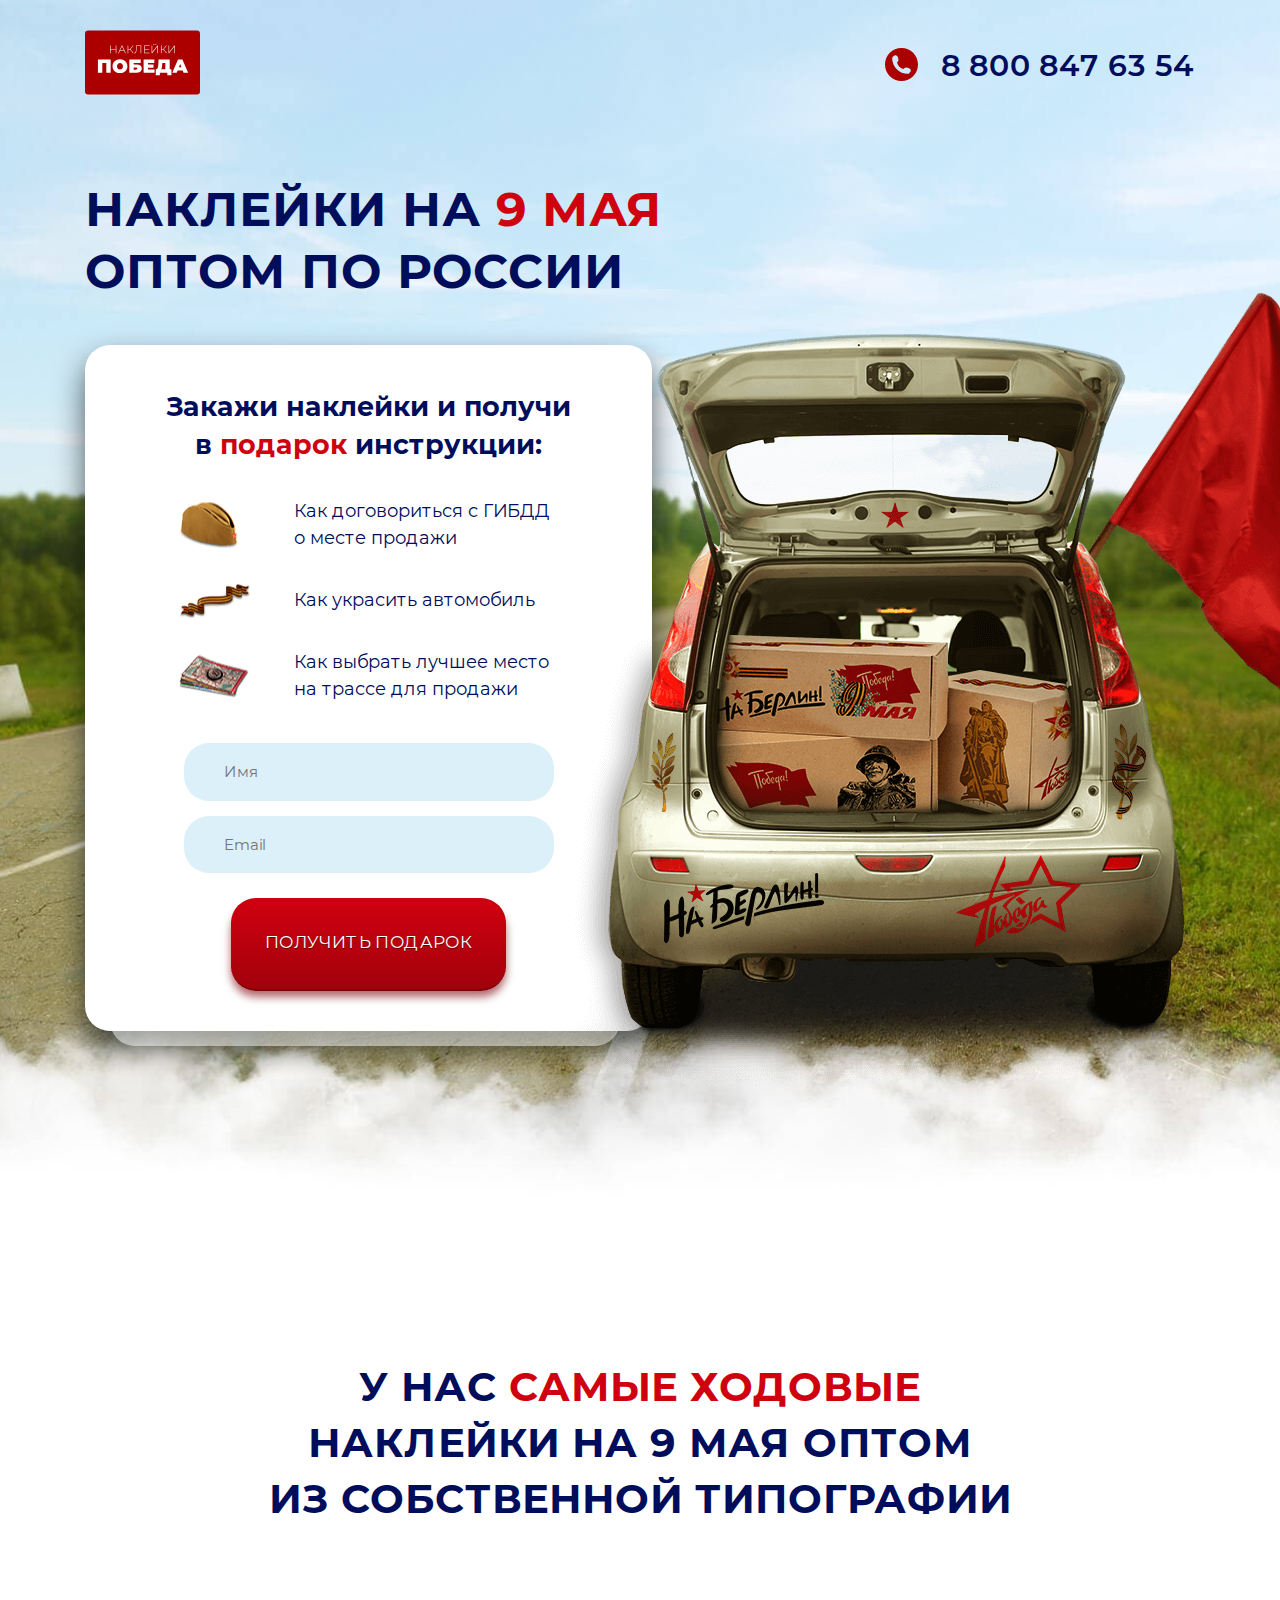
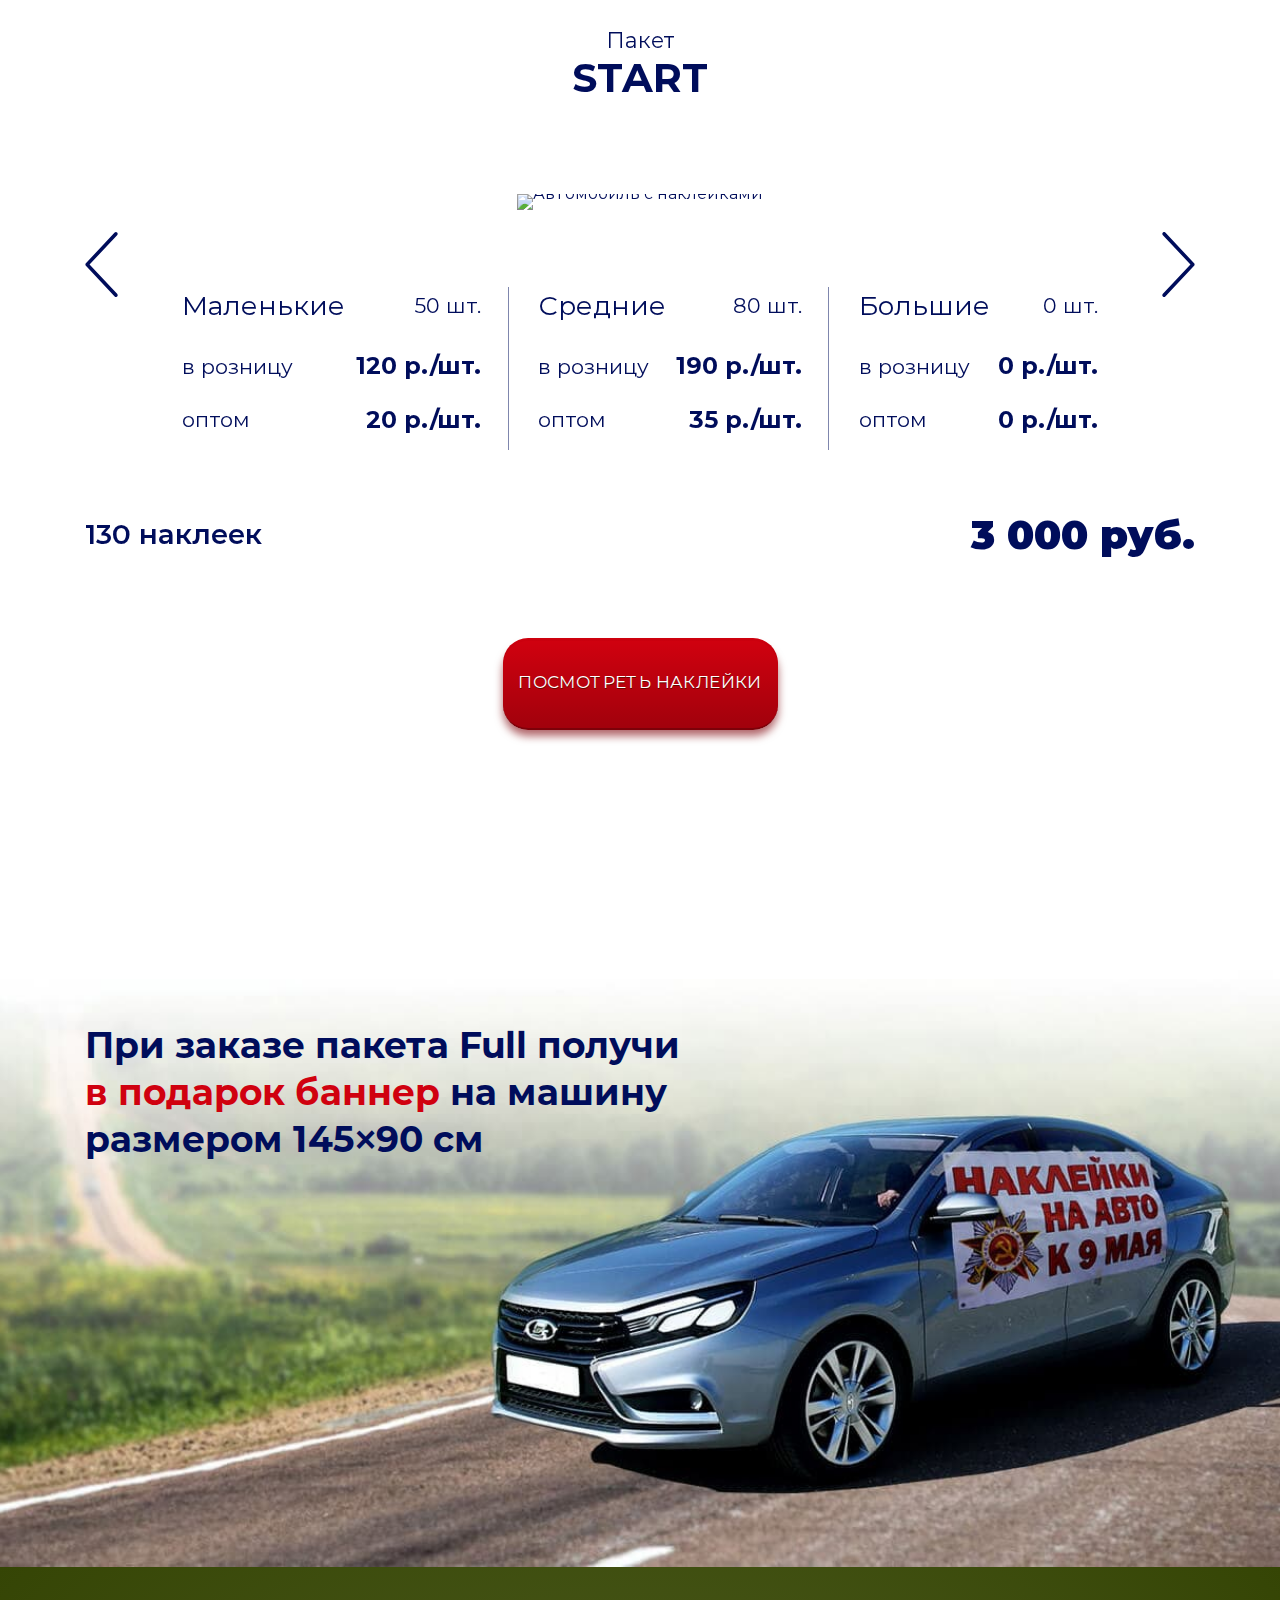
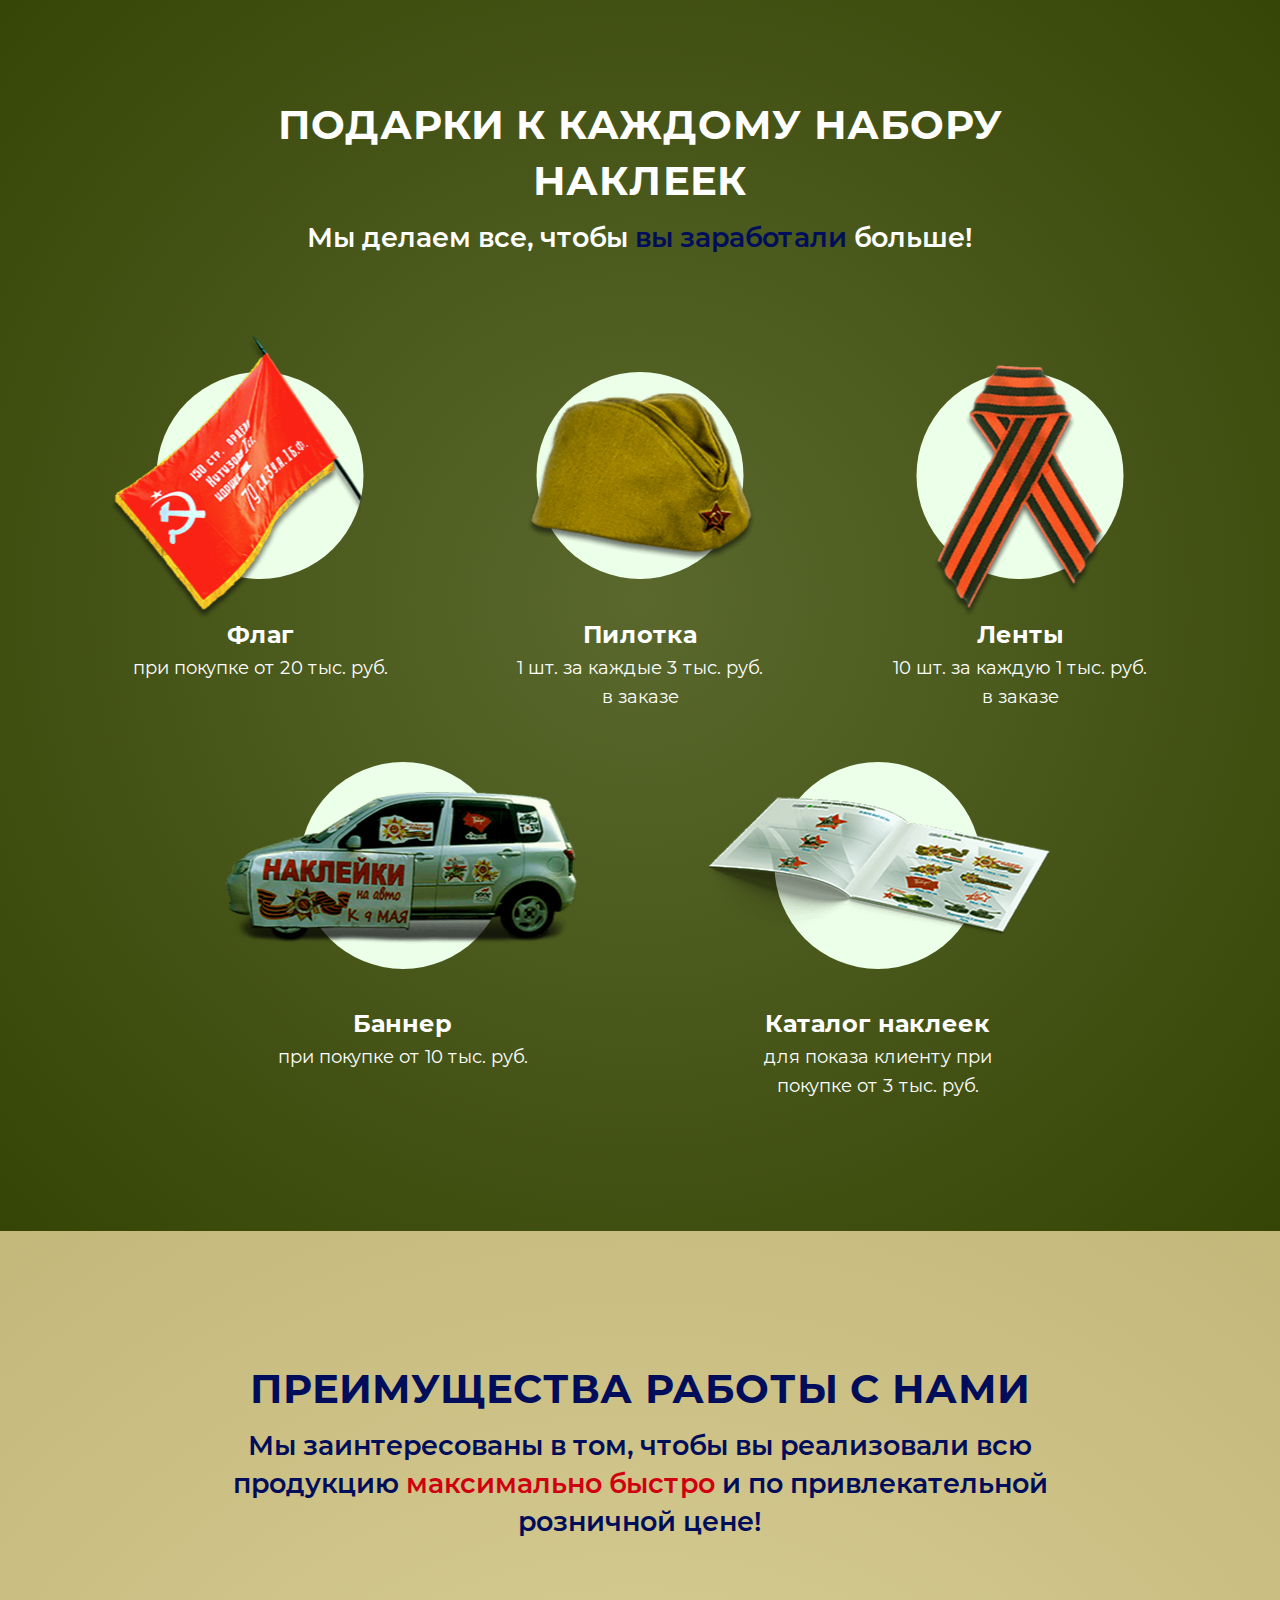
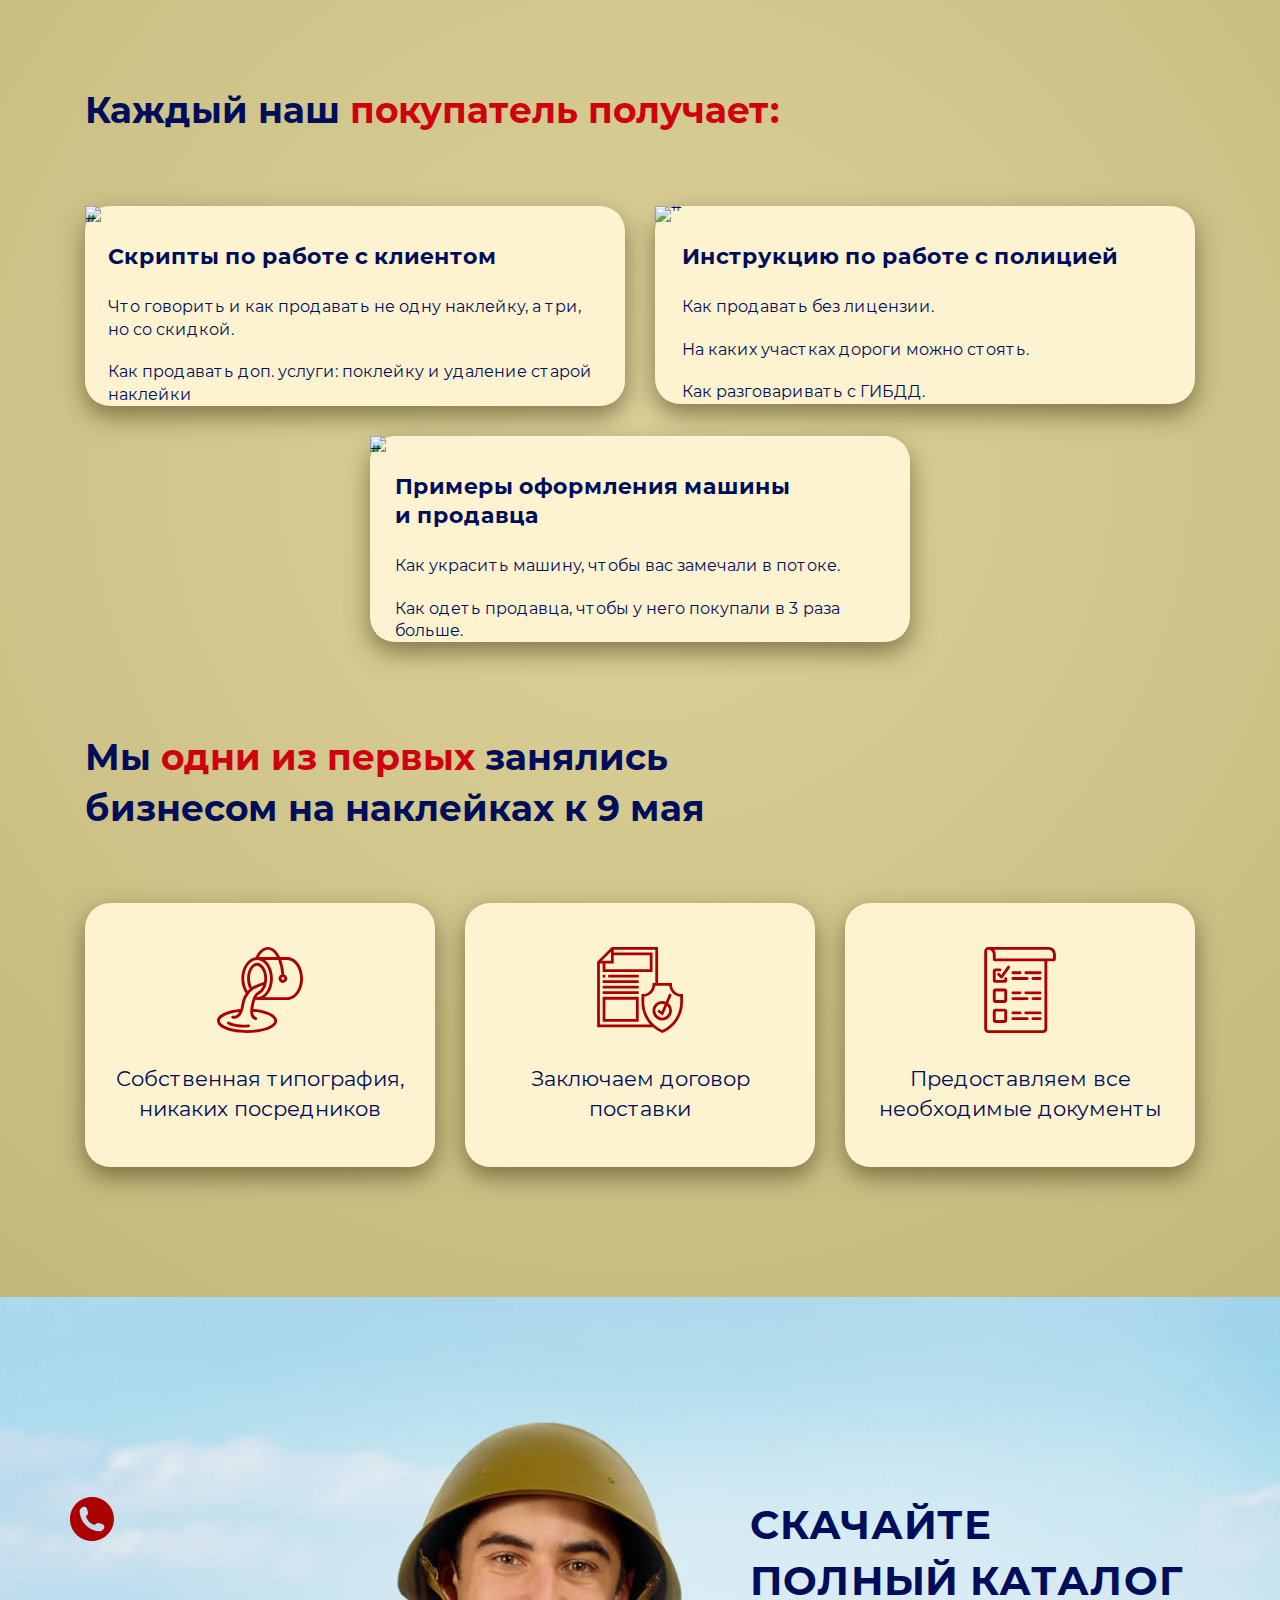
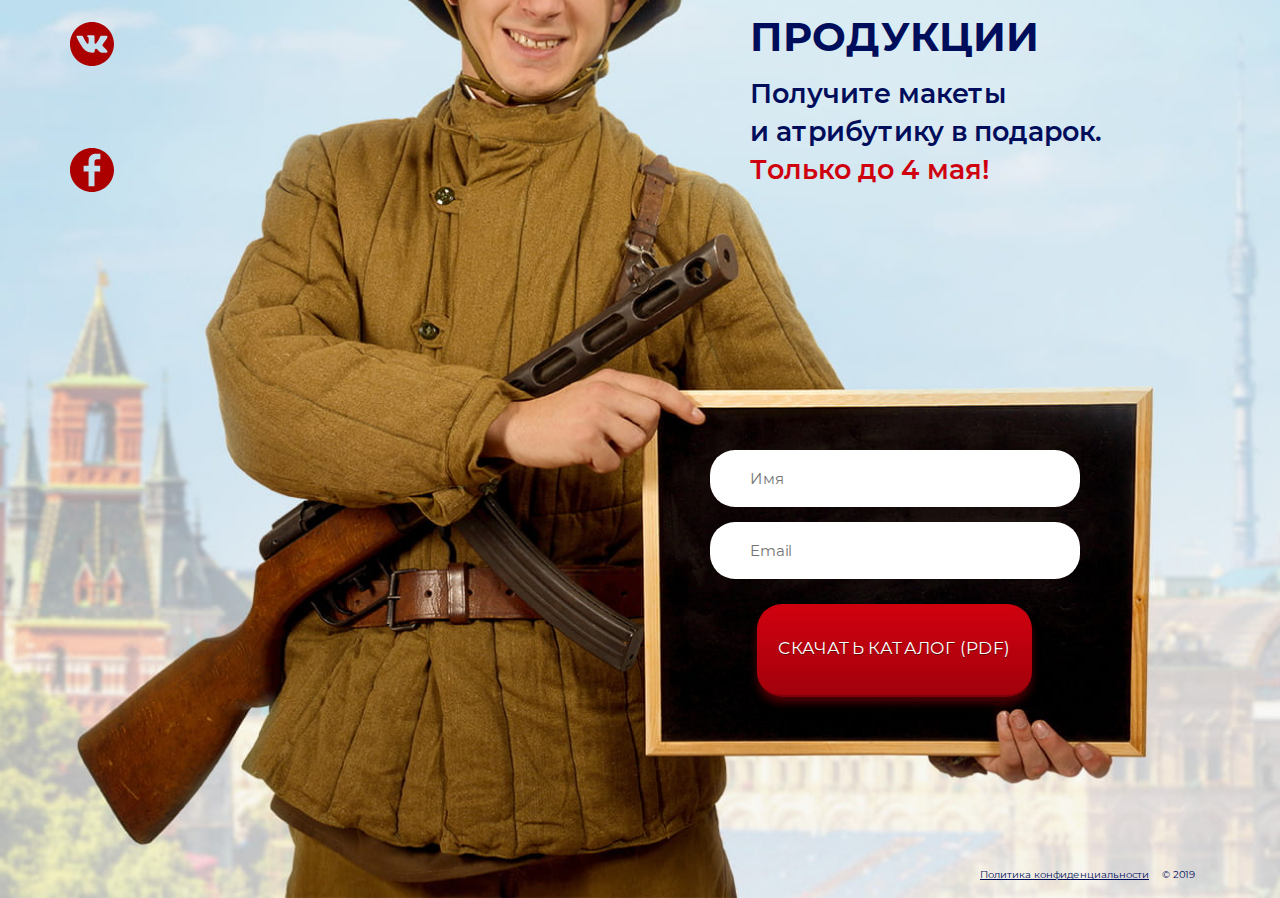
<file: StickersPobeda/index.html>
<!DOCTYPE html>
<html lang="ru" class="page">

<head>
	<meta charset="UTF-8">
	<title>Наклейки на автомобиль на 9 мая оптом по России</title>
	<link rel="shortcut icon" href="favicon.ico">
	<link rel="apple-touch-icon" href="./img/favicon/apple-touch-icon.png">
	<meta name="viewport" content="width=device-width, initial-scale=1">
	<meta name="description" content="Наклейки, флаги, баннеры на автомобиль на 9 мая оптом по России">
	<meta name="theme-color" content="#c1ddf2">
	<link rel="preload" href="./fonts/MontserratBold/MontserratBold.woff2" as="font" type="font/woff2"
	crossorigin="anonymous">
	<link rel="preload" href="./img/bg/bg-1-992.jpg" as="image" media="(max-width: 991px)">
	<link rel="preload" href="./img/bg/bg-1-1920.jpg" as="image" media="(min-width: 992px)">
	<link rel="preload" href="./img/content/main-car.png" as="image" media="(min-width: 992px)">

	<link rel="stylesheet" href="css/main.min.css">

</head>

<body class="page__body">

	<header class="page__header">

		<div class="container">

			<div class="row align-items-center">

				<div class="col-4">

					<img src="./img/logo.svg" alt="Логотип" class="logo">

				</div>

				<div class="col-8">

					<div class="phone">

						<svg class="phone__img" aria-hidden="true">
							<use xlink:href="./img/svg-use/sprite.svg#phone"></use>
						</svg>

						<a href="tel:+88008476354" class="phone__link">8 800 847 63 54</a>

					</div>

				</div>

			</div>

		</div>

	</header>

	<main class="page__content">

		<section class="section-1">

			<div class="container">

				<div class="row">

					<div class="col">

						<h1 class="page__title">Наклейки на&nbsp;<span>9&nbsp;мая</span> оптом по&nbsp;России</h1>

					</div>

				</div>

				<div class="row">

					<div class="col-12 col-md-10 offset-md-1 col-lg-12 offset-lg-0">

						<div class="main-form">

							<p class="main-form__title">Закажи наклейки и&nbsp;получи в&nbsp;<span>подарок</span> инструкции:</p>

							<ul class="main-form__list">

								<li class="form-item">

									<p class="form-item__text">Как договориться с&nbsp;ГИБДД о&nbsp;месте продажи</p>

								</li>

								<li class="form-item">

									<p class="form-item__text">Как украсить автомобиль</p>

								</li>

								<li class="form-item">

									<p class="form-item__text">Как выбрать лучшее место на&nbsp;трассе для продажи</p>

								</li>

							</ul>

							<form action="#" class="form section-1-form">

								<input type="text" name="Имя" placeholder="Имя" class="form__input" aria-label="Введите своё имя" required>

								<input type="text" name="Email" placeholder="Email" class="form__input" aria-label="Введите свою электронную почту" required>

								<button type="submit" class="button form__btn">Получить подарок</button>

							</form>

						</div>

						<picture class="main-img">
							<source data-srcset="./img/content/main-car@2x.png 2x, ./img/content/main-car.png 1x">
							<img data-src="./img/content/main-car.png" alt="Автомобиль на обочине дороги. Вид сзади. В открытом багажнике коробки с наклейками." class="lazy">
						</picture>

					</div>

				</div>

			</div>

		</section>

		<section class="section-2">

			<div class="container">

				<div class="row">

					<div class="col">

						<div class="section-header">

							<h2 class="section-title">У&nbsp;нас <span>самые ходовые</span> наклейки на&nbsp;9&nbsp;мая оптом из&nbsp;собственной типографии</h2>

						</div>

					</div>

				</div>

				<div class="row">

					<div class="col">

						<div class="slider-wrapper">

							<div class="pack-slider">

								<div class="pack">

									<h3 class="pack__title"><span>Пакет</span> Start</h3>

									<div class="row">

										<div class="col-12 col-sm-10 offset-sm-1">

											<picture class="pack__pic">
													<source data-srcset="./img/slider-cars/car1@2x.png 2x, ./img/slider-cars/car1.png 1x">
			
													<img data-src="./img/slider-cars/car1.png" alt="Автомобиль с наклейками" class="responsive-img lazy">
												</picture>

										</div>

									</div>

									<div class="row">

										<div class="col-12 col-xl-10 offset-xl-1">

											<table class="pack__table">

													<thead class="table__head">
														<tr>
															<th class="table__title">Маленькие</th>
															<td class="table__amount">50 шт.</td>
															<th class="table__title">Средние</th>
															<td class="table__amount">80 шт.</td>
															<th class="table__title">Большие</th>
															<td class="table__amount">0 шт.</td>
														</tr>
													</thead>
			
													<tbody>
														<tr>
															<td class="table__data">в розницу</td>
															<td class="table__price">120 р./шт.</td>
															<td class="table__data">в розницу</td>
															<td class="table__price">190 р./шт.</td>
															<td class="table__data">в розницу</td>
															<td class="table__price">0 р./шт.</td>
														</tr>
														<tr>
															<td class="table__data">оптом</td>
															<td class="table__price">20 р./шт.</td>
															<td class="table__data">оптом</td>
															<td class="table__price">35 р./шт.</td>
															<td class="table__data">оптом</td>
															<td class="table__price">0 р./шт.</td>
														</tr>
													</tbody>
			
												</table>

										</div>

									</div>

									<div class="pack__total">
										<p class="amount">130 наклеек</p>
										<p class="price">3 000 руб.</p>
									</div>

									<a href="#" class="button pack__btn">Посмотреть наклейки</a>

								<!-- End of pack -->
								</div>

								<div class="pack">

										<h3 class="pack__title"><span>Пакет</span> Mini</h3>
	
										<div class="row">

												<div class="col-12 col-sm-10 offset-sm-1">
		
													<picture class="pack__pic">
															<source data-srcset="./img/slider-cars/car2@2x.png 2x, ./img/slider-cars/car2.png 1x">
					
															<img data-src="./img/slider-cars/car2.png" alt="Автомобиль с наклейками" class="responsive-img lazy">
														</picture>
		
												</div>
		
											</div>

										<div class="row">

											<div class="col-12 col-xl-10 offset-xl-1">

												<table class="pack__table">

														<thead class="table__head">
															<tr>
																<th class="table__title">Маленькие</th>
																<td class="table__amount">54 шт.</td>
																<th class="table__title">Средние</th>
																<td class="table__amount">92 шт.</td>
																<th class="table__title">Большие</th>
																<td class="table__amount">4 шт.</td>
															</tr>
														</thead>
				
														<tbody>
															<tr>
																<td class="table__data">в розницу</td>
																<td class="table__price">120 р./шт.</td>
																<td class="table__data">в розницу</td>
																<td class="table__price">190 р./шт.</td>
																<td class="table__data">в розницу</td>
																<td class="table__price">350 р./шт.</td>
															</tr>
															<tr>
																<td class="table__data">оптом</td>
																<td class="table__price">20 р./шт.</td>
																<td class="table__data">оптом</td>
																<td class="table__price">35 р./шт.</td>
																<td class="table__data">оптом</td>
																<td class="table__price">80 р./шт.</td>
															</tr>
														</tbody>
				
													</table>

											</div>

										</div>
	
										<div class="pack__total">
											<p class="amount">150 наклеек</p>
											<p class="price">4 500 руб.</p>
										</div>
	
										<a href="#" class="button pack__btn">Посмотреть наклейки</a>
	
									<!-- End of pack -->
									</div>

									<div class="pack">

											<h3 class="pack__title"><span>Пакет</span> Full</h3>
		
											<div class="row">

													<div class="col-12 col-sm-10 offset-sm-1">
			
														<picture class="pack__pic">
																<source data-srcset="./img/slider-cars/car3@2x.png 2x, ./img/slider-cars/car3.png 1x">
						
																<img data-src="./img/slider-cars/car3.png" alt="Автомобиль с наклейками" class="responsive-img lazy">
															</picture>
			
													</div>
			
												</div>

												<div class="row">

													<div class="col-12 col-xl-10 offset-xl-1">

														<table class="pack__table">
	
																<thead class="table__head">
																	<tr>
																		<th class="table__title">Маленькие</th>
																		<td class="table__amount">175 шт.</td>
																		<th class="table__title">Средние</th>
																		<td class="table__amount">155 шт.</td>
																		<th class="table__title">Большие</th>
																		<td class="table__amount">10 шт.</td>
																	</tr>
																</thead>
						
																<tbody>
																	<tr>
																		<td class="table__data">в розницу</td>
																		<td class="table__price">120 р./шт.</td>
																		<td class="table__data">в розницу</td>
																		<td class="table__price">190 р./шт.</td>
																		<td class="table__data">в розницу</td>
																		<td class="table__price">350 р./шт.</td>
																	</tr>
																	<tr>
																		<td class="table__data">оптом</td>
																		<td class="table__price">20 р./шт.</td>
																		<td class="table__data">оптом</td>
																		<td class="table__price">35 р./шт.</td>
																		<td class="table__data">оптом</td>
																		<td class="table__price">80 р./шт.</td>
																	</tr>
																</tbody>
						
															</table>

													</div>
													
												</div>
		
											<div class="pack__total">
												<p class="amount">340 наклеек</p>
												<p class="price">7 500 руб.</p>
											</div>
		
											<a href="#" class="button pack__btn">Посмотреть наклейки</a>
		
										<!-- End of pack -->
										</div>

							<!-- End of pack-slider -->
							</div>

							<div class="pack-arrows"></div>

							<div class="pack-dots"></div>

						<!-- End of slider-wrapper -->
						</div>

					<!-- End of col -->
					</div>

				<!-- End of row -->
				</div>

			</div>

		</section>

		<section class="section-3">

			<div class="container">

				<div class="row">

					<div class="col-sm-9 col-lg-8 col-xl-7">

						<p class="bonus__title">При заказе пакета Full получи <span>в&nbsp;подарок баннер</span> на&nbsp;машину размером 145&times;90&nbsp;см</p>

					</div>

				</div>

			</div>

		</section>

		<section class="section-4 inverse">

			<div class="container">

				<div class="row">
					<div class="col">
						<div class="section-header">
							<h2 class="section-title">Подарки к&nbsp;каждому набору наклеек</h2>
							<p class="section-description">Мы&nbsp;делаем все, чтобы <span>вы&nbsp;заработали</span> больше!</p>
						</div>
					</div>
				</div>

				<div class="row justify-content-center">

					<div class="col-12 col-lg-5 col-xl-4">
						<div class="gift">
							<picture class="gift__pic">
								<source media="(min-width: 576px)" srcset="./img/content/flag-in-circle@2x.png 2x, ./img/content/flag-in-circle.png 1x">
								<source srcset="./img/content/flag-in-circle-small@2x.png 2x, ./img/content/flag-in-circle-small.png 1x">
								<img src="./img/content/flag-in-circle-small.png" alt="Красное знамя в подарок" class="gift__img">
							</picture>
							<div class="gift__text"><p>Флаг</p><p>при покупке от&nbsp;20&nbsp;тыс.&nbsp;руб.</p></div>
						</div>
					</div>

					<div class="col-12 col-lg-5 col-xl-4">
						<div class="gift">
							<picture class="gift__pic">
								<source media="(min-width: 576px)" srcset="./img/content/cap-in-circle@2x.png 2x, ./img/content/cap-in-circle.png 1x">
								<source srcset="./img/content/cap-in-circle-small@2x.png 2x, ./img/content/cap-in-circle-small.png 1x">
								<img src="./img/content/cap-in-circle-small.png" alt="Пилотка в подарок" class="gift__img">
							</picture>
							<div class="gift__text"><p>Пилотка</p><p>1 шт. за&nbsp;каждые 3&nbsp;тыс.&nbsp;руб. в&nbsp;заказе</p></div>
						</div>
					</div>
					
					<div class="col-12 col-lg-5 col-xl-4">
						<div class="gift">
							<picture class="gift__pic">
								<source media="(min-width: 576px)" srcset="./img/content/ribbon-in-circle@2x.png 2x, ./img/content/ribbon-in-circle.png 1x">
								<source srcset="./img/content/ribbon-in-circle-small@2x.png 2x, ./img/content/ribbon-in-circle-small.png 1x">
								<img src="./img/content/ribbon-in-circle-small.png" alt="Георгиевские ленты в подарок" class="gift__img">
							</picture>
							<div class="gift__text"><p>Ленты</p><p>10 шт. за&nbsp;каждую 1&nbsp;тыс.&nbsp;руб. в&nbsp;заказе</p></div>
						</div>
					</div>
					
					<div class="col-12 col-lg-5 col-xl-5">
						<div class="gift">
							<picture class="gift__pic">
								<source media="(min-width: 576px)" srcset="./img/content/banner-in-circle@2x.png 2x, ./img/content/banner-in-circle.png 1x">
								<source srcset="./img/content/banner-in-circle-small@2x.png 2x, ./img/content/banner-in-circle-small.png 1x">
								<img src="./img/content/banner-in-circle-small.png" alt="Баннер на автомобиль в подарок" class="gift__img">
							</picture>
							<div class="gift__text"><p>Баннер</p><p>при покупке от&nbsp;10&nbsp;тыс.&nbsp;руб.</p></div>
						</div>
					</div>
					
					<div class="col-12 col-xl-5">
						<div class="gift">
							<picture class="gift__pic">
								<source media="(min-width: 576px)" srcset="./img/content/catalogue-in-circle@2x.png 2x, ./img/content/catalogue-in-circle.png 1x">
								<source srcset="./img/content/catalogue-in-circle-small@2x.png 2x, ./img/content/catalogue-in-circle-small.png 1x">
								<img src="./img/content/catalogue-in-circle-small.png" alt="Каталог наклеек в подарок" class="gift__img">
							</picture>
							<div class="gift__text"><p>Каталог наклеек</p><p>для показа клиенту при покупке от&nbsp;3&nbsp;тыс.&nbsp;руб.</p></div>
						</div>
					</div>

				</div>
	
			</div>

		</section>

		<section class="section-5 features">

			<div class="container">

				<div class="row">
					<div class="col-12 col-sm-10 offset-sm-1">
						<div class="section-header">
							<h2 class="section-title">Преимущества работы с&nbsp;нами</h2>
							<p class="section-description">Мы&nbsp;заинтересованы в&nbsp;том, чтобы вы&nbsp;реализовали всю продукцию <span>максимально быстро</span> и&nbsp;по&nbsp;привлекательной розничной цене!</p>
						</div>
					</div>
				</div>

				<div class="row">

					<div class="col-12 col-xl-8">
						<p class="features__title">Каждый наш <span>покупатель получает:</span></p>
					</div>

					<div class="col-12 col-xl-6">
						<div class="feature">
							<picture class="feature__pic">
								<source data-srcset="./img/content/feature-1@2x.png 2x, ./img/content/feature-1.png 1x">
								<img data-src="./img/content/feature-1.png" alt="#" class="lazy">
							</picture>
							<div class="feature__content">
								<h3 class="feature__title">Скрипты по&nbsp;работе с&nbsp;клиентом</h3>
								<p class="feature__text">Что говорить и&nbsp;как продавать не&nbsp;одну наклейку, а&nbsp;три, но&nbsp;со&nbsp;скидкой.</p>
								<p class="feature__text">Как продавать доп. услуги: поклейку и&nbsp;удаление старой наклейки</p>
						</div>
						</div>
					</div>

					<div class="col-12 col-xl-6">
						<div class="feature">
							<picture class="feature__pic">
								<source data-srcset="./img/content/feature-2@2x.png 2x, ./img/content/feature-2.png 1x">
								<img data-src="./img/content/feature-2.png" alt="#" class="lazy">
							</picture>
							<div class="feature__content">
								<h3 class="feature__title">Инструкцию по&nbsp;работе с&nbsp;полицией</h3>
								<p class="feature__text">Как продавать без лицензии.</p>
								<p class="feature__text">На&nbsp;каких участках дороги можно стоять.</p>
								<p class="feature__text">Как разговаривать с&nbsp;ГИБДД.</p>
							</div>
						</div>
					</div>

					<div class="col-12">
						<div class="feature">
							<picture class="feature__pic">
								<source data-srcset="./img/content/feature-3@2x.png 2x, ./img/content/feature-3.png 1x">
								<img data-src="./img/content/feature-3.png" alt="#" class="lazy">
							</picture>
							<div class="feature__content">
								<h3 class="feature__title">Примеры оформления машины и&nbsp;продавца</h3>
								<p class="feature__text">Как украсить машину, чтобы вас замечали в&nbsp;потоке.</p>
								<p class="feature__text">Как одеть продавца, чтобы у&nbsp;него покупали в&nbsp;3 раза больше.</p>
							</div>
						</div>
					</div>

					
				</div>

				<div class="row">

					<div class="col-12 col-xl-8">
							<p class="features__title">Мы&nbsp;<span>одни из&nbsp;первых</span> занялись бизнесом на&nbsp;наклейках к&nbsp;9&nbsp;мая</p>
					</div>

				</div>

				<div class="row">

					<div class="col-12 col-xl-4">
						<div class="sign">
							<svg class="sign__img" aria-hidden="true">
								<use xlink:href="./img/svg-use/sprite.svg#paint"></use>
							</svg>
							<p class="sign__text">Собственная типография, никаких посредников</p>
						</div>
					</div>

					<div class="col-12 col-xl-4">
						<div class="sign">
							<svg class="sign__img" aria-hidden="true">
								<use xlink:href="./img/svg-use/sprite.svg#warranty"></use>
							</svg>
							<p class="sign__text">Заключаем договор поставки</p>
						</div>
					</div>

					<div class="col-12 col-xl-4">
						<div class="sign">
							<svg class="sign__img" aria-hidden="true">
								<use xlink:href="./img/svg-use/sprite.svg#checklist"></use>
							</svg>
							<p class="sign__text">Предоставляем все необходимые документы</p>
						</div>
					</div>

				</div>
			</div>

		</section>

		<section class="section-6">

			<div class="container">

				<div class="row">

					<div class="col-12 col-xl-5 offset-xl-7">

							<div class="section-header">
								<h2 class="section-title">Скачайте полный каталог продукции</h2>
								<p class="section-description">Получите макеты и&nbsp;атрибутику в&nbsp;подарок.<span>Только до&nbsp;4&nbsp;мая!</span></p>
							</div>

					</div>

				</div>

				<div class="row">

					<div class="col-12 col-xl-6 offset-xl-6">

						<form action="#" class="form section-6-form">

							<input type="text" name="Имя" placeholder="Имя" class="form__input" aria-label="Введите своё имя" required>

							<input type="text" name="Email" placeholder="Email" class="form__input" aria-label="Введите свою электронную почту" required>

							<button type="submit" class="button form__btn">Скачать каталог (PDF)</button>

						</form>

						<div class="phone--centered">
		
							<a href="tel:+88008476354" class="phone__link">8 800 847 63 54</a>
		
						</div>

					</div>

				</div>

				<div class="row">

					<div class="col-12">

						<div class="social">

							<a href="tel:+88008476354" class="social__link">
								<svg class="social__img" aria-hidden="true">
									<use xlink:href="./img/svg-use/sprite.svg#phone"></use>
								</svg>
							</a>
							
							<a href="#" class="social__link">
								<svg class="social__img" aria-hidden="true">
									<use xlink:href="./img/svg-use/sprite.svg#vk"></use>
								</svg>
							</a>
							
							<a href="#" class="social__link">
								<svg class="social__img" aria-hidden="true">
									<use xlink:href="./img/svg-use/sprite.svg#fb"></use>
								</svg>
							</a>
							
						</div>

					</div>

				</div>

			</div>

		</section>

	</main>

	<footer class="page__footer">

		<div class="container">

			<div class="row">

				<div class="col-12">

					<a href="#" class="policy">Политика конфиденциальности</a>

					<span class="copyright">&copy; 2019</span>

				</div>

			</div>

		</div>

	</footer>

	<script src="js/main.min.js"></script>

</body>

</html>
</file>
<file: dest-wed/css/main.min.css>
/*! normalize.css v8.0.0 | MIT License | github.com/necolas/normalize.css */html{line-height:1.15;-webkit-text-size-adjust:100%}body{margin:0}h1{font-size:2em;margin:.67em 0}hr{box-sizing:content-box;height:0;overflow:visible}pre{font-family:monospace,monospace;font-size:1em}a{background-color:transparent}abbr[title]{border-bottom:none;text-decoration:underline;text-decoration:underline dotted}b,strong{font-weight:bolder}code,kbd,samp{font-family:monospace,monospace;font-size:1em}small{font-size:80%}sub,sup{font-size:75%;line-height:0;position:relative;vertical-align:baseline}sub{bottom:-.25em}sup{top:-.5em}img{border-style:none}button,input,optgroup,select,textarea{font-family:inherit;font-size:100%;line-height:1.15;margin:0}button,input{overflow:visible}button,select{text-transform:none}[type=button],[type=reset],[type=submit],button{-webkit-appearance:button}[type=button]::-moz-focus-inner,[type=reset]::-moz-focus-inner,[type=submit]::-moz-focus-inner,button::-moz-focus-inner{border-style:none;padding:0}[type=button]:-moz-focusring,[type=reset]:-moz-focusring,[type=submit]:-moz-focusring,button:-moz-focusring{outline:1px dotted ButtonText}fieldset{padding:.35em .75em .625em}legend{box-sizing:border-box;color:inherit;display:table;max-width:100%;padding:0;white-space:normal}progress{vertical-align:baseline}textarea{overflow:auto}[type=checkbox],[type=radio]{box-sizing:border-box;padding:0}[type=number]::-webkit-inner-spin-button,[type=number]::-webkit-outer-spin-button{height:auto}[type=search]{-webkit-appearance:textfield;outline-offset:-2px}[type=search]::-webkit-search-decoration{-webkit-appearance:none}::-webkit-file-upload-button{-webkit-appearance:button;font:inherit}details{display:block}summary{display:list-item}[hidden],template{display:none}@font-face{font-family:swiper-icons;src:url("data:application/font-woff;charset=utf-8;base64, [base64]//wADZ2x5ZgAAAywAAADMAAAD2MHtryVoZWFkAAABbAAAADAAAAA2E2+eoWhoZWEAAAGcAAAAHwAAACQC9gDzaG10eAAAAigAAAAZAAAArgJkABFsb2NhAAAC0AAAAFoAAABaFQAUGG1heHAAAAG8AAAAHwAAACAAcABAbmFtZQAAA/gAAAE5AAACXvFdBwlwb3N0AAAFNAAAAGIAAACE5s74hXjaY2BkYGAAYpf5Hu/j+W2+MnAzMYDAzaX6QjD6/4//Bxj5GA8AuRwMYGkAPywL13jaY2BkYGA88P8Agx4j+/8fQDYfA1AEBWgDAIB2BOoAeNpjYGRgYNBh4GdgYgABEMnIABJzYNADCQAACWgAsQB42mNgYfzCOIGBlYGB0YcxjYGBwR1Kf2WQZGhhYGBiYGVmgAFGBiQQkOaawtDAoMBQxXjg/wEGPcYDDA4wNUA2CCgwsAAAO4EL6gAAeNpj2M0gyAACqxgGNWBkZ2D4/wMA+xkDdgAAAHjaY2BgYGaAYBkGRgYQiAHyGMF8FgYHIM3DwMHABGQrMOgyWDLEM1T9/w8UBfEMgLzE////P/5//f/V/xv+r4eaAAeMbAxwIUYmIMHEgKYAYjUcsDAwsLKxc3BycfPw8jEQA/[base64]/uznmfPFBNODM2K7MTQ45YEAZqGP81AmGGcF3iPqOop0r1SPTaTbVkfUe4HXj97wYE+yNwWYxwWu4v1ugWHgo3S1XdZEVqWM7ET0cfnLGxWfkgR42o2PvWrDMBSFj/IHLaF0zKjRgdiVMwScNRAoWUoH78Y2icB/yIY09An6AH2Bdu/UB+yxopYshQiEvnvu0dURgDt8QeC8PDw7Fpji3fEA4z/PEJ6YOB5hKh4dj3EvXhxPqH/SKUY3rJ7srZ4FZnh1PMAtPhwP6fl2PMJMPDgeQ4rY8YT6Gzao0eAEA409DuggmTnFnOcSCiEiLMgxCiTI6Cq5DZUd3Qmp10vO0LaLTd2cjN4fOumlc7lUYbSQcZFkutRG7g6JKZKy0RmdLY680CDnEJ+UMkpFFe1RN7nxdVpXrC4aTtnaurOnYercZg2YVmLN/d/gczfEimrE/fs/bOuq29Zmn8tloORaXgZgGa78yO9/cnXm2BpaGvq25Dv9S4E9+5SIc9PqupJKhYFSSl47+Qcr1mYNAAAAeNptw0cKwkAAAMDZJA8Q7OUJvkLsPfZ6zFVERPy8qHh2YER+3i/BP83vIBLLySsoKimrqKqpa2hp6+jq6RsYGhmbmJqZSy0sraxtbO3sHRydnEMU4uR6yx7JJXveP7WrDycAAAAAAAH//wACeNpjYGRgYOABYhkgZgJCZgZNBkYGLQZtIJsFLMYAAAw3ALgAeNolizEKgDAQBCchRbC2sFER0YD6qVQiBCv/H9ezGI6Z5XBAw8CBK/m5iQQVauVbXLnOrMZv2oLdKFa8Pjuru2hJzGabmOSLzNMzvutpB3N42mNgZGBg4GKQYzBhYMxJLMlj4GBgAYow/P/PAJJhLM6sSoWKfWCAAwDAjgbRAAB42mNgYGBkAIIbCZo5IPrmUn0hGA0AO8EFTQAA") format("woff");font-weight:400;font-style:normal}:root{--swiper-theme-color:#007aff}.swiper-container{margin-left:auto;margin-right:auto;position:relative;overflow:hidden;list-style:none;padding:0;z-index:1}.swiper-container-vertical>.swiper-wrapper{flex-direction:column}.swiper-wrapper{position:relative;width:100%;height:100%;z-index:1;display:flex;transition-property:transform;box-sizing:content-box}.swiper-container-android .swiper-slide,.swiper-wrapper{transform:translateZ(0)}.swiper-container-multirow>.swiper-wrapper{flex-wrap:wrap}.swiper-container-multirow-column>.swiper-wrapper{flex-wrap:wrap;flex-direction:column}.swiper-container-free-mode>.swiper-wrapper{transition-timing-function:ease-out;margin:0 auto}.swiper-slide{flex-shrink:0;width:100%;height:100%;position:relative;transition-property:transform}.swiper-slide-invisible-blank{visibility:hidden}.swiper-container-autoheight,.swiper-container-autoheight .swiper-slide{height:auto}.swiper-container-autoheight .swiper-wrapper{align-items:flex-start;transition-property:transform,height}.swiper-container-3d{perspective:1200px}.swiper-container-3d .swiper-cube-shadow,.swiper-container-3d .swiper-slide,.swiper-container-3d .swiper-slide-shadow-bottom,.swiper-container-3d .swiper-slide-shadow-left,.swiper-container-3d .swiper-slide-shadow-right,.swiper-container-3d .swiper-slide-shadow-top,.swiper-container-3d .swiper-wrapper{transform-style:preserve-3d}.swiper-container-3d .swiper-slide-shadow-bottom,.swiper-container-3d .swiper-slide-shadow-left,.swiper-container-3d .swiper-slide-shadow-right,.swiper-container-3d .swiper-slide-shadow-top{position:absolute;left:0;top:0;width:100%;height:100%;pointer-events:none;z-index:10}.swiper-container-3d .swiper-slide-shadow-left{background-image:linear-gradient(270deg,rgba(0,0,0,.5),transparent)}.swiper-container-3d .swiper-slide-shadow-right{background-image:linear-gradient(90deg,rgba(0,0,0,.5),transparent)}.swiper-container-3d .swiper-slide-shadow-top{background-image:linear-gradient(0deg,rgba(0,0,0,.5),transparent)}.swiper-container-3d .swiper-slide-shadow-bottom{background-image:linear-gradient(180deg,rgba(0,0,0,.5),transparent)}.swiper-container-css-mode>.swiper-wrapper{overflow:auto;scrollbar-width:none;-ms-overflow-style:none}.swiper-container-css-mode>.swiper-wrapper::-webkit-scrollbar{display:none}.swiper-container-css-mode>.swiper-wrapper>.swiper-slide{scroll-snap-align:start start}.swiper-container-horizontal.swiper-container-css-mode>.swiper-wrapper{scroll-snap-type:x mandatory}.swiper-container-vertical.swiper-container-css-mode>.swiper-wrapper{scroll-snap-type:y mandatory}:root{--swiper-navigation-size:44px}.swiper-button-next,.swiper-button-prev{position:absolute;top:50%;width:calc(var(--swiper-navigation-size)/ 44 * 27);height:var(--swiper-navigation-size);margin-top:calc(-1 * var(--swiper-navigation-size)/ 2);z-index:10;cursor:pointer;display:flex;align-items:center;justify-content:center;color:var(--swiper-navigation-color,var(--swiper-theme-color))}.swiper-button-next.swiper-button-disabled,.swiper-button-prev.swiper-button-disabled{opacity:.35;cursor:auto;pointer-events:none}.swiper-button-next:after,.swiper-button-prev:after{font-family:swiper-icons;font-size:var(--swiper-navigation-size);text-transform:none!important}.swiper-button-prev,.swiper-container-rtl .swiper-button-next{left:10px;right:auto}.swiper-button-prev:after,.swiper-container-rtl .swiper-button-next:after{content:"prev"}.swiper-button-next,.swiper-container-rtl .swiper-button-prev{right:10px;left:auto}.swiper-button-next:after,.swiper-container-rtl .swiper-button-prev:after{content:"next"}.swiper-button-next.swiper-button-white,.swiper-button-prev.swiper-button-white{--swiper-navigation-color:#fff}.swiper-button-next.swiper-button-black,.swiper-button-prev.swiper-button-black{--swiper-navigation-color:#000}.swiper-button-lock{display:none}.swiper-pagination{position:absolute;text-align:center;transition:opacity .3s;transform:translateZ(0);z-index:10}.swiper-pagination.swiper-pagination-hidden{opacity:0}.swiper-container-horizontal>.swiper-pagination-bullets,.swiper-pagination-custom,.swiper-pagination-fraction{bottom:10px;left:0;width:100%}.swiper-pagination-bullets-dynamic{overflow:hidden;font-size:0}.swiper-pagination-bullets-dynamic .swiper-pagination-bullet{transform:scale(.33);position:relative}.swiper-pagination-bullets-dynamic .swiper-pagination-bullet-active,.swiper-pagination-bullets-dynamic .swiper-pagination-bullet-active-main{transform:scale(1)}.swiper-pagination-bullets-dynamic .swiper-pagination-bullet-active-prev{transform:scale(.66)}.swiper-pagination-bullets-dynamic .swiper-pagination-bullet-active-prev-prev{transform:scale(.33)}.swiper-pagination-bullets-dynamic .swiper-pagination-bullet-active-next{transform:scale(.66)}.swiper-pagination-bullets-dynamic .swiper-pagination-bullet-active-next-next{transform:scale(.33)}.swiper-pagination-bullet{width:8px;height:8px;display:inline-block;border-radius:100%;background:#000;opacity:.2}button.swiper-pagination-bullet{border:none;margin:0;padding:0;box-shadow:none;-webkit-appearance:none;-moz-appearance:none;appearance:none}.swiper-pagination-clickable .swiper-pagination-bullet{cursor:pointer}.swiper-pagination-bullet-active{opacity:1;background:var(--swiper-pagination-color,var(--swiper-theme-color))}.swiper-container-vertical>.swiper-pagination-bullets{right:10px;top:50%;transform:translate3d(0,-50%,0)}.swiper-container-vertical>.swiper-pagination-bullets .swiper-pagination-bullet{margin:6px 0;display:block}.swiper-container-vertical>.swiper-pagination-bullets.swiper-pagination-bullets-dynamic{top:50%;transform:translateY(-50%);width:8px}.swiper-container-vertical>.swiper-pagination-bullets.swiper-pagination-bullets-dynamic .swiper-pagination-bullet{display:inline-block;transition:transform .2s,top .2s}.swiper-container-horizontal>.swiper-pagination-bullets .swiper-pagination-bullet{margin:0 4px}.swiper-container-horizontal>.swiper-pagination-bullets.swiper-pagination-bullets-dynamic{left:50%;transform:translateX(-50%);white-space:nowrap}.swiper-container-horizontal>.swiper-pagination-bullets.swiper-pagination-bullets-dynamic .swiper-pagination-bullet{transition:transform .2s,left .2s}.swiper-container-horizontal.swiper-container-rtl>.swiper-pagination-bullets-dynamic .swiper-pagination-bullet{transition:transform .2s,right .2s}.swiper-pagination-progressbar{background:rgba(0,0,0,.25);position:absolute}.swiper-pagination-progressbar .swiper-pagination-progressbar-fill{background:var(--swiper-pagination-color,var(--swiper-theme-color));position:absolute;left:0;top:0;width:100%;height:100%;transform:scale(0);transform-origin:left top}.swiper-container-rtl .swiper-pagination-progressbar .swiper-pagination-progressbar-fill{transform-origin:right top}.swiper-container-horizontal>.swiper-pagination-progressbar,.swiper-container-vertical>.swiper-pagination-progressbar.swiper-pagination-progressbar-opposite{width:100%;height:4px;left:0;top:0}.swiper-container-horizontal>.swiper-pagination-progressbar.swiper-pagination-progressbar-opposite,.swiper-container-vertical>.swiper-pagination-progressbar{width:4px;height:100%;left:0;top:0}.swiper-pagination-white{--swiper-pagination-color:#fff}.swiper-pagination-black{--swiper-pagination-color:#000}.swiper-pagination-lock{display:none}.swiper-scrollbar{border-radius:10px;position:relative;-ms-touch-action:none;background:rgba(0,0,0,.1)}.swiper-container-horizontal>.swiper-scrollbar{position:absolute;left:1%;bottom:3px;z-index:50;height:5px;width:98%}.swiper-container-vertical>.swiper-scrollbar{position:absolute;right:3px;top:1%;z-index:50;width:5px;height:98%}.swiper-scrollbar-drag{height:100%;width:100%;position:relative;background:rgba(0,0,0,.5);border-radius:10px;left:0;top:0}.swiper-scrollbar-cursor-drag{cursor:move}.swiper-scrollbar-lock{display:none}.swiper-zoom-container{width:100%;height:100%;display:flex;justify-content:center;align-items:center;text-align:center}.swiper-zoom-container>canvas,.swiper-zoom-container>img,.swiper-zoom-container>svg{max-width:100%;max-height:100%;object-fit:contain}.swiper-slide-zoomed{cursor:move}.swiper-lazy-preloader{width:42px;height:42px;position:absolute;left:50%;top:50%;margin-left:-21px;margin-top:-21px;z-index:10;transform-origin:50%;animation:a 1s infinite linear;box-sizing:border-box;border:4px solid var(--swiper-preloader-color,var(--swiper-theme-color));border-radius:50%;border-top-color:transparent}.swiper-lazy-preloader-white{--swiper-preloader-color:#fff}.swiper-lazy-preloader-black{--swiper-preloader-color:#000}@keyframes a{to{transform:rotate(1turn)}}.swiper-container .swiper-notification{position:absolute;left:0;top:0;pointer-events:none;opacity:0;z-index:-1000}.swiper-container-fade.swiper-container-free-mode .swiper-slide{transition-timing-function:ease-out}.swiper-container-fade .swiper-slide{pointer-events:none;transition-property:opacity}.swiper-container-fade .swiper-slide .swiper-slide{pointer-events:none}.swiper-container-fade .swiper-slide-active,.swiper-container-fade .swiper-slide-active .swiper-slide-active{pointer-events:auto}.swiper-container-cube{overflow:visible}.swiper-container-cube .swiper-slide{pointer-events:none;-webkit-backface-visibility:hidden;backface-visibility:hidden;z-index:1;visibility:hidden;transform-origin:0 0;width:100%;height:100%}.swiper-container-cube .swiper-slide .swiper-slide{pointer-events:none}.swiper-container-cube.swiper-container-rtl .swiper-slide{transform-origin:100% 0}.swiper-container-cube .swiper-slide-active,.swiper-container-cube .swiper-slide-active .swiper-slide-active{pointer-events:auto}.swiper-container-cube .swiper-slide-active,.swiper-container-cube .swiper-slide-next,.swiper-container-cube .swiper-slide-next+.swiper-slide,.swiper-container-cube .swiper-slide-prev{pointer-events:auto;visibility:visible}.swiper-container-cube .swiper-slide-shadow-bottom,.swiper-container-cube .swiper-slide-shadow-left,.swiper-container-cube .swiper-slide-shadow-right,.swiper-container-cube .swiper-slide-shadow-top{z-index:0;-webkit-backface-visibility:hidden;backface-visibility:hidden}.swiper-container-cube .swiper-cube-shadow{position:absolute;left:0;bottom:0;width:100%;height:100%;background:#000;opacity:.6;filter:blur(50px);z-index:0}.swiper-container-flip{overflow:visible}.swiper-container-flip .swiper-slide{pointer-events:none;-webkit-backface-visibility:hidden;backface-visibility:hidden;z-index:1}.swiper-container-flip .swiper-slide .swiper-slide{pointer-events:none}.swiper-container-flip .swiper-slide-active,.swiper-container-flip .swiper-slide-active .swiper-slide-active{pointer-events:auto}.swiper-container-flip .swiper-slide-shadow-bottom,.swiper-container-flip .swiper-slide-shadow-left,.swiper-container-flip .swiper-slide-shadow-right,.swiper-container-flip .swiper-slide-shadow-top{z-index:0;-webkit-backface-visibility:hidden;backface-visibility:hidden}@font-face{font-family:Gilroy;font-weight:400;font-style:normal;font-display:swap;src:url(../fonts/GilroyRegular/GilroyRegular.woff2) format("woff2"),url(../fonts/GilroyRegular/GilroyRegular.woff) format("woff")}@font-face{font-family:Gilroy;font-weight:700;font-style:normal;font-display:swap;src:url(../fonts/GilroyBold/GilroyBold.woff2) format("woff2"),url(../fonts/GilroyBold/GilroyBold.woff) format("woff")}@font-face{font-family:Gilroy;font-weight:800;font-style:normal;font-display:swap;src:url(../fonts/GilroyBlack/GilroyBlack.woff2) format("woff2"),url(../fonts/GilroyBlack/GilroyBlack.woff) format("woff")}@font-face{font-family:Gilroy;font-weight:900;font-style:normal;font-display:swap;src:url(../fonts/GilroyHeavy/GilroyHeavy.woff2) format("woff2"),url(../fonts/GilroyHeavy/GilroyHeavy.woff) format("woff")}@font-face{font-family:NotoSans;font-weight:400;font-style:normal;font-display:swap;src:url(../fonts/NotoSansRegular/NotoSansRegular.woff2) format("woff2"),url(../fonts/NotoSansRegular/NotoSansRegular.woff) format("woff")}@font-face{font-family:NotoSans;font-weight:400;font-style:italic;font-display:swap;src:url(../fonts/NotoSansItalic/NotoSansItalic.woff2) format("woff2"),url(../fonts/NotoSansItalic/NotoSansItalic.woff) format("woff")}@font-face{font-family:NotoSans;font-weight:700;font-style:normal;font-display:swap;src:url(../fonts/NotoSansBold/NotoSansBold.woff2) format("woff2"),url(../fonts/NotoSansBold/NotoSansBold.woff) format("woff")}.page{position:relative;box-sizing:border-box;font-size:16px}.page ::-moz-selection{background-color:#9f999d}.page ::selection{background-color:#9f999d}*,:after,:before{box-sizing:inherit}.page__body{position:relative;display:flex;flex-direction:column;min-width:320px;height:100vh;font-family:NotoSans,sans-serif;font-weight:400;line-height:1.4;color:#112351;background-color:#463660;word-wrap:break-word}.js-focus-visible :focus:not(.focus-visible){outline:0}.focus-visible,[type=button].focus-visible{outline:2px dotted #112351}picture{display:inline-block;line-height:0}.responsive-img{display:block;max-width:100%;height:auto}.page__wrapper{width:100%;margin-right:auto;margin-left:auto;padding:0 .625rem}@media only screen and (min-width:375px){.page__wrapper{max-width:95%}}@media only screen and (min-width:1920px){.page__wrapper{max-width:115rem}}.page__wrapper>div{position:relative;z-index:100;border-radius:1.875rem}.btn{display:inline-block;padding:0;border:0;font:inherit;color:inherit;background-color:transparent;cursor:pointer;-webkit-user-select:none;-moz-user-select:none;-ms-user-select:none;user-select:none;touch-action:manipulation;position:relative;z-index:100;max-width:16.75rem;width:100%;padding:1.5625rem 2rem;font-family:Gilroy,sans-serif;font-size:.875rem;font-weight:800;letter-spacing:1px;text-align:center;text-decoration:none;color:#eeedeb;background-color:#962458;border-radius:1.875rem;text-shadow:0 1px #872c55;transition:background-color .5s ease}.btn.focus-visible,.btn:hover{background-color:#872c55}.btn.focus-visible{outline:0}@media only screen and (min-width:1024px){.btn{max-width:23.9375rem;padding:1.5625rem 4.1875rem;font-size:1.125rem}}@media only screen and (min-width:1440px){.btn{max-width:29rem;font-size:1.5rem}}.btn:after{position:absolute;top:3px;left:0;z-index:-1;display:block;max-width:29rem;width:100%;height:100%;background-color:#962458;border-bottom:2px solid #872c55;border-radius:1.875rem;content:"";box-shadow:0 0 1.5625rem rgba(150,36,88,.45);opacity:1;transition:opacity .25s ease}.btn:hover:after{opacity:0}.btn.focus-visible:after{outline:0;opacity:0}@media (hover:none){.btn:hover{background-color:inherit}.btn:hover:after{opacity:inherit}}.page__content{flex:1 0 auto}.page__header{padding:1.875rem 0 1.5625rem}.header-container{display:flex;justify-content:space-between;align-items:center}.logo{width:5.375rem;height:1.375rem}@media only screen and (min-width:768px){.logo{width:8rem;height:2.1875rem}}.phone{font-family:Gilroy,sans-serif;font-size:1.125rem;text-decoration:none;color:#eeedeb;letter-spacing:.05rem;transition:color .5s ease}@media only screen and (min-width:768px){.phone{font-size:1.5625rem}}.phone:hover{color:#962458}.phone.focus-visible{outline:0;color:#962458}@media (hover:none){.phone:hover{color:#eeedeb}}.section:not(:first-of-type){padding:1.25rem 0}@media only screen and (min-width:576px){.section:not(:first-of-type){padding:2.5rem 0}}@media only screen and (min-width:1024px){.section:not(:first-of-type){padding:3.75rem 0}}.section:last-of-type{padding-bottom:0}.about,.hero,.organization{position:relative;z-index:1;background-position:50%;background-size:cover;background-repeat:no-repeat;overflow:hidden}.about:after,.hero:after,.organization:after{position:absolute;top:0;left:0;z-index:-1;display:block;width:100%;height:100%;background-color:rgba(212,199,219,.5);content:"";border-radius:1.875rem}.hero{margin-bottom:1.5625rem;background-image:url(../img/bg/@1x/1-900.jpg)}@media only screen and (min-width:900px){.hero{background-image:url(../img/bg/@1x/1-1920.jpg)}}.hero__content{max-width:18.75rem;margin:0 auto;padding-bottom:18.1875rem;text-align:center}@media only screen and (min-width:576px){.hero__content{padding-bottom:19rem}}@media only screen and (min-width:768px){.hero__content{max-width:28.75rem;padding-bottom:21.5625rem}}@media only screen and (min-width:1024px){.hero__content{max-width:37.1875rem;margin-left:5rem;padding-bottom:30.3125rem;text-align:left}}@media only screen and (min-width:1440px){.hero__content{max-width:55.625rem;padding-bottom:36rem}}@media only screen and (min-width:1920px){.hero__content{padding-bottom:11.875rem}}.h1,.h2,.h3,ul{margin-bottom:.625rem}@media only screen and (min-width:1440px){.h1,.h2,.h3,ul{margin-bottom:.75rem}}@media only screen and (min-width:1920px){.h1,.h2,.h3,ul{margin-bottom:1.0625rem}}.h1,.h2{font-family:Gilroy,sans-serif;font-weight:900;line-height:1.2;letter-spacing:.05rem}.h1{margin-top:3.75rem;font-size:1.75rem}@media only screen and (min-width:768px){.h1{font-size:2.1875rem}}@media only screen and (min-width:1024px){.h1{font-size:2.8125rem}}@media only screen and (min-width:1440px){.h1{margin-top:4.125rem;font-size:4rem}}@media only screen and (min-width:1920px){.h1{margin-top:5.625rem}}.h2{margin-top:2.5rem;font-size:1.25rem}@media only screen and (min-width:576px){.h2{font-size:1.4375rem}}@media only screen and (min-width:768px){.h2{margin-top:3.75rem}}@media only screen and (min-width:1024px){.h2{margin-top:5.625rem;font-size:2.6875rem}}@media only screen and (min-width:1440px){.h2{font-size:3.75rem}}@media only screen and (min-width:1920px){.h2{font-size:4rem}}.h2 span{background-color:#962458;color:#eeedeb}.h3{margin-top:1.25rem}@media only screen and (min-width:1440px){.h3{margin-top:1.375rem}}.text{margin-top:0;margin-bottom:1.25rem;font-size:.875rem}@media only screen and (min-width:1440px){.text{margin-bottom:1.375rem;font-size:1rem}}@media only screen and (min-width:1920px){.text{margin-bottom:2.1875rem;font-size:1.375rem;line-height:1.6}}.hero__descriptor{margin-top:0;margin-bottom:3.75rem;font-size:.875rem;font-style:italic}@media only screen and (min-width:576px){.hero__descriptor{font-size:1rem}}@media only screen and (min-width:768px){.hero__descriptor{font-size:1.25rem}}@media only screen and (min-width:1024px){.hero__descriptor{font-size:1.6875rem}}@media only screen and (min-width:1440px){.hero__descriptor{max-width:33.75rem;margin-bottom:4.125rem;font-size:2.0625rem}}.hero__note{margin:1.25rem 0 0;font-size:.875rem;text-align:center}@media only screen and (min-width:1024px){.hero__note{max-width:23.9375rem}}@media only screen and (min-width:1440px){.hero__note{max-width:29rem;margin:1.375rem 0 0;font-size:1rem}}.hero__img{position:absolute;right:-5.1875rem;bottom:0;display:block;height:auto;max-width:34.1875rem;-o-object-fit:cover;object-fit:cover}@media only screen and (min-width:576px){.hero__img{right:0}}@media only screen and (min-width:768px){.hero__img{max-width:38.6875rem}}@media only screen and (min-width:1024px){.hero__img{max-width:58.75rem}}@media only screen and (min-width:1440px){.hero__img{max-width:78.75rem}}@media only screen and (min-width:1920px){.hero__img{max-width:76.25rem}}.hero-footer{margin-bottom:1.875rem;display:flex;flex-direction:column;flex-wrap:wrap}@media only screen and (min-width:576px){.hero-footer{flex-direction:row;justify-content:space-between;align-items:center}}.languages,.socialmedia{margin-top:0;padding:0}.socialmedia{display:flex;justify-content:center;align-items:center;line-height:0}@media only screen and (min-width:576px){.socialmedia{margin-bottom:0}}.languages__item,.socialmedia__item{list-style:none}.socialmedia__item:not(:last-of-type){margin-right:1.875rem}.socialmedia__link{display:block}.socialmedia__img{width:2.0625rem;height:2.0625rem;fill:#eeedeb;transition:fill .5s ease}.socialmedia__link:hover .socialmedia__img{fill:#962458}.socialmedia__link.focus-visible{outline:0}.socialmedia__link.focus-visible .socialmedia__img{fill:#962458}@media (hover:none){.socialmedia__link:hover .socialmedia__img{color:#eeedeb}}.languages{display:flex;justify-content:center;flex-wrap:wrap;margin-bottom:0;font-size:1.25rem;font-style:italic;color:#eeedeb}@media only screen and (min-width:1440px){.languages{font-size:1.5625rem}}.languages__item{position:relative}.languages__item:not(:last-of-type){margin-right:1.75rem}.languages__item:not(:last-of-type):after{position:absolute;right:-1.0625rem;top:0;display:block;content:"/"}.languages__link{color:#eeedeb;text-decoration:none;transition:color .5s ease}.languages__link:hover{color:#962458}.languages__link.focus-visible{outline:0;color:#962458}@media (hover:none){.languages__link:hover{color:inherit}}.facts{display:flex;flex-direction:column;flex-wrap:wrap;padding:1.25rem 0;background-color:#eeedeb;text-align:center}@media only screen and (min-width:1024px){.facts{flex-direction:row;justify-content:center;padding:3.75rem 0}}@media only screen and (min-width:1024px){.facts__item{flex-basis:50%}}@media only screen and (min-width:1440px){.facts__item{flex:1}}.facts__item:not(:last-of-type){margin-bottom:1.875rem}@media only screen and (min-width:1440px){.facts__item:not(:last-of-type){margin-bottom:0}}.facts__pic{position:relative;width:12.75rem;height:12.75rem;margin:0 auto 1.25rem;background-color:#d4c7db;border-radius:50%;box-shadow:0 .875rem 1.5625rem rgba(70,54,96,.45);overflow:hidden}@media only screen and (min-width:576px){.facts__pic{width:18.625rem;height:18.625rem;margin-bottom:1.5625rem}}@media only screen and (min-width:1920px){.facts__pic{width:24.6875rem;height:24.6875rem}}.facts__item:nth-of-type(2) .facts__pic{background-color:#bba5d6}.facts__img{position:absolute;bottom:0;left:0}.facts__item:last-of-type .facts__pic{background-color:#463660}.facts__item:last-of-type .facts__img{top:0}.facts__text{max-width:16.5625rem;margin:0 auto;font-size:.9375rem;font-weight:700}@media only screen and (min-width:576px){.facts__text{max-width:18.6875rem;font-size:1.125rem}}@media only screen and (min-width:1440px){.facts__text{max-width:21.25rem;font-size:1.25rem;line-height:1.2}}@media only screen and (min-width:1920px){.facts__text{max-width:26.875rem;font-size:1.625rem}}.facts__text span{font-family:Gilroy,sans-serif;font-size:1.375rem;font-weight:700;color:#962458}@media only screen and (min-width:576px){.facts__text span{font-size:1.75rem}}@media only screen and (min-width:1440px){.facts__text span{font-size:2.375rem}}@media only screen and (min-width:1920px){.facts__text span{font-size:3rem}}.about{background-color:#d4c7db}@media only screen and (min-width:1024px){.about{background-image:url(../img/bg/@1x/3-1920.jpg)}}.about:after{opacity:0}@media only screen and (min-width:1024px){.about:after{background-color:transparent;background-image:linear-gradient(90deg,#d4c7db,rgba(212,199,219,.5));opacity:1}}.about__content{text-align:center}@media only screen and (min-width:1024px){.about__content{margin-left:5rem;margin-bottom:5.625rem;text-align:left}}.about__content .h2{max-width:18.75rem;margin-left:auto;margin-right:auto}@media only screen and (min-width:576px){.about__content .h2{text-align:left}}@media only screen and (min-width:1024px){.about__content .h2{margin-left:0;margin-right:0}}@media only screen and (min-width:768px){.about__content .h2{max-width:28.75rem}}@media only screen and (min-width:1024px){.about__content .h2{max-width:48.75rem}}@media only screen and (min-width:1440px){.about__content .h2{max-width:68.75rem}}@media only screen and (min-width:1920px){.about__content .h2{max-width:73.75rem}}.about__text{max-width:15.625rem;margin-left:auto;margin-right:auto;margin-bottom:2.5rem;text-align:left}@media only screen and (min-width:576px){.about__text{max-width:18.75rem;margin-bottom:2.625rem}}@media only screen and (min-width:768px){.about__text{max-width:28.75rem}}@media only screen and (min-width:1024px){.about__text{margin-left:0;margin-right:0;margin-bottom:3.875rem}}@media only screen and (min-width:1920px){.about__text{max-width:48.75rem}}.about__pic{position:relative;z-index:1;padding-top:1.5625rem;background-image:url(../img/bg/@1x/3-900.jpg);background-position:50%;background-size:cover;background-repeat:no-repeat;line-height:0;overflow:hidden;border-radius:1.875rem}@media only screen and (min-width:1024px){.about__pic{position:absolute;bottom:0;right:0;padding-top:0;background-image:none}}@media only screen and (min-width:1440px){.about__pic{right:12%}}.about__pic:after{position:absolute;top:0;left:0;z-index:-1;display:block;width:100%;height:100%;background-image:linear-gradient(180deg,#d4c7db,rgba(212,199,219,.5) 10%);content:""}@media only screen and (min-width:1024px){.about__pic:after{opacity:0}}.about__img{width:50%;margin:0 auto}@media only screen and (min-width:1024px){.about__img{width:60%}}@media only screen and (min-width:1440px){.about__img{width:70%}}@media only screen and (min-width:1920px){.about__img{width:100%}}.organization{background-image:url(../img/bg/@1x/4-900.jpg)}@media only screen and (min-width:900px){.organization{background-image:url(../img/bg/@1x/4-1920.jpg)}}.organization .h2{max-width:17.5rem;margin-left:auto;margin-right:auto;margin-bottom:2.1875rem;text-align:center}@media only screen and (min-width:1024px){.organization .h2{max-width:25rem;margin-bottom:3.4375rem}}@media only screen and (min-width:1440px){.organization .h2{max-width:31.25rem}}@media only screen and (min-width:1920px){.organization .h2{max-width:48.75rem}}.organization__content{display:flex;flex-flow:column wrap;align-items:center;margin:0 auto 2.5rem}@media only screen and (min-width:768px){.organization__content{margin-bottom:3.75rem}}@media only screen and (min-width:1024px){.organization__content{max-width:43.75rem;flex-direction:row;justify-content:space-between}}@media only screen and (min-width:1440px){.organization__content{max-width:68.75rem}}.organization__item{position:relative;min-width:15.3125rem;min-height:15.3125rem;background-color:#eeedeb;border:7px solid #962458;border-radius:1.875rem}@media only screen and (min-width:576px){.organization__item{min-width:18.75rem;min-height:18.75rem}}.organization__item:not(:last-of-type){margin-bottom:1.875rem}@media only screen and (min-width:1024px){.organization__item:last-of-type{margin-bottom:1.875rem}}.organization__item:after{position:absolute;left:50%;top:.4375rem;font-family:Gilroy,sans-serif;font-weight:700;font-size:5.3125rem;line-height:1.2;color:rgba(17,35,81,.1);content:attr(data-number);transform:translateX(-50%)}@media only screen and (min-width:576px){.organization__item:after{top:-1.0625rem;font-size:7.1875rem}}.organization__item .h3{max-width:12.1875rem;margin:2.6875rem auto 1.5rem;font-family:Gilroy,sans-serif;font-size:1.0625rem;font-weight:700;line-height:1.1;text-align:center}@media only screen and (min-width:576px){.organization__item .h3{max-width:13.5625rem;font-size:1.1875rem}}.organization__item .text{max-width:12.9375rem;margin:0 auto 1.5rem}@media only screen and (min-width:576px){.organization__item .text{max-width:13.5625rem;margin-bottom:1.75rem;font-size:1rem}}.script{background-color:#d4c7db;overflow:hidden}.swiper-container{width:100%;height:100%}.script__container{display:flex;flex-direction:column}@media only screen and (min-width:768px){.script__container{flex-direction:row}}@media only screen and (min-width:768px){.script__content{order:2;flex:1 1 100%;padding-bottom:3.75rem}}.script__content .h2{max-width:15.625rem;margin-left:auto;margin-right:auto;text-align:center}@media only screen and (min-width:576px){.script__content .h2{max-width:16.875rem}}@media only screen and (min-width:768px){.script__content .h2{max-width:18.75rem;text-align:left}}@media only screen and (min-width:1024px){.script__content .h2{max-width:23.125rem}}@media only screen and (min-width:1440px){.script__content .h2{max-width:27.5rem}}@media only screen and (min-width:1920px){.script__content .h2{max-width:43.75rem}}.price,.script__text{max-width:15.625rem;margin-left:auto;margin-right:auto}@media only screen and (min-width:576px){.price,.script__text{max-width:18.75rem}}@media only screen and (min-width:1024px){.price,.script__text{max-width:23.125rem}}@media only screen and (min-width:1440px){.price,.script__text{max-width:27.5rem}}@media only screen and (min-width:1920px){.price,.script__text{max-width:43.75rem}}.price{display:flex;justify-content:space-between;align-items:baseline;margin-bottom:2.5rem;font-family:Gilroy,sans-serif;font-weight:700}@media only screen and (min-width:1024px){.price{margin-bottom:3.75rem}}@media only screen and (min-width:1440px){.price{margin-bottom:3.875rem}}.price__amount,.price__title{margin:0}.price__title{font-size:.875rem}@media only screen and (min-width:1024px){.price__title{font-size:1.25rem}}.price__amount{font-size:1.1875rem;font-weight:900;letter-spacing:.0625rem}@media only screen and (min-width:1024px){.price__amount{font-size:1.75rem}}.script__btn{position:relative;z-index:100;width:100%;text-align:center}.script__btn .btn{width:auto}@supports (width:unset){.script__btn .btn{width:unset}}.script__pic{position:relative;display:flex;flex-direction:column;flex-shrink:0;flex-basis:auto;line-height:0;overflow:hidden}@media only screen and (min-width:768px){.script__pic{order:1;flex:1 1 100%}}.script__pic:after{position:absolute;top:0;left:0;display:block;width:100%;height:100%;background-image:linear-gradient(180deg,#d4c7db 4%,rgba(212,199,219,0) 23%);content:""}@media only screen and (min-width:768px){.script__pic:after{background-image:linear-gradient(270deg,#d4c7db 4%,rgba(212,199,219,0) 23%)}}.script__pic picture{flex-shrink:0;flex-basis:auto}@media only screen and (min-width:768px){.script__img{min-width:19.375rem;min-height:45.625rem;-o-object-fit:cover;object-fit:cover;-o-object-position:left;object-position:left;font-family:"object-fit: cover; object-position: left;"}}.swiper-pagination-bullet{width:.75rem;height:.75rem;background:#962458}.swiper-container-horizontal>.swiper-pagination-bullets .swiper-pagination-bullet{margin:0 .5rem}.swiper-button-next,.swiper-button-prev{opacity:0}@media only screen and (min-width:768px){.swiper-button-next,.swiper-button-prev{opacity:1;color:#962458}}.contacts{background-color:#eeedeb}.contacts__container{margin-left:auto;margin-right:auto;overflow:hidden}.contacts__container .h2{max-width:15.625rem;margin-left:auto;margin-right:auto;margin-bottom:1.25rem;text-align:center}@media only screen and (min-width:576px){.contacts__container .h2{max-width:23.125rem}}@media only screen and (min-width:1024px){.contacts__container .h2{max-width:48.75rem;margin-bottom:3.125rem}}@media only screen and (min-width:1440px){.contacts__container .h2{max-width:56.25rem}}.form{display:flex;flex-direction:column;align-items:center;justify-content:center;max-width:15.625rem;margin-left:auto;margin-right:auto;margin-bottom:2.5rem;text-align:center}@media only screen and (min-width:576px){.form{max-width:18.75rem}}@media only screen and (min-width:768px){.form{max-width:28.75rem}}@media only screen and (min-width:1024px){.form{max-width:36.875rem;flex-direction:row;flex-wrap:wrap;margin-bottom:4.375rem}}.form__input{width:100%;padding-top:0;padding-bottom:.4375rem;font-size:.875rem;color:rgba(17,35,81,.75);background-color:transparent;border-left-width:0;border-right-width:0;border-top-width:0;border-bottom:2px solid rgba(17,35,81,.75)}.form__input:not(:last-of-type){margin-bottom:2.5rem}.form__input:last-of-type{margin-bottom:3.75rem}@media only screen and (min-width:1024px){.form__input:first-of-type{width:17.0625rem;margin-right:2.5rem}}@media only screen and (min-width:1024px){.form__input:nth-of-type(2){width:17.0625rem}}.form__input.focus-visible{outline:0;border-bottom-color:rgba(125,154,228,.75)}.contacts__flex{max-width:15.625rem;margin-left:auto;margin-right:auto;margin-bottom:1.25rem}@media only screen and (min-width:576px){.contacts__flex{max-width:23.125rem}}@media only screen and (min-width:768px){.contacts__flex{max-width:28.75rem}}@media only screen and (min-width:1024px){.contacts__flex{display:flex;flex-wrap:wrap;justify-content:space-between;align-items:center;max-width:48.75rem}}@media only screen and (min-width:1920px){.contacts__flex{max-width:62.5rem}}.contacts__list{margin-bottom:2.5rem;padding:0}@media only screen and (min-width:1024px){.contacts__list{max-width:19.0625rem;margin-right:1.25rem}}@media only screen and (min-width:1920px){.contacts__list{max-width:30rem}}.contacts__item{position:relative;list-style:none}.contacts__item .text{padding-left:1.25rem}@media only screen and (min-width:1920px){.contacts__item .text{padding-left:1.625rem}}.contacts__img{position:absolute;top:0;left:0;width:.75rem;height:.75rem;fill:#eeedeb;stroke:rgba(17,35,81,.5)}@media only screen and (min-width:1920px){.contacts__img{width:1.125rem;height:1.125rem}}.contacts__link{color:#112351}.contacts__map{width:100%;height:12.5rem;margin-bottom:1rem}@media only screen and (min-width:1024px){.contacts__map{max-width:28.3125rem}}.policy{font-size:.625rem;color:#112351}.footer{display:flex;flex-flow:column wrap;justify-content:center;align-items:center;margin-top:1.5625rem;margin-bottom:1.875rem}@media only screen and (min-width:1024px){.footer{flex-direction:row;justify-content:space-between}}.footer .logo,.footer .socialmedia{margin-bottom:1.25rem}@media only screen and (min-width:1024px){.footer .logo,.footer .socialmedia{margin-bottom:0}}@media only screen and (min-width:1024px){.footer .logo{order:2}}@media only screen and (min-width:1024px){.footer .socialmedia{order:1}}@media only screen and (min-width:1024px){.footer .phone{order:3}}
</file>
<file: HouseLanding/css/main.min.css>
/*! normalize.css v8.0.0 | MIT License | github.com/necolas/normalize.css */html{line-height:1.15;-webkit-text-size-adjust:100%}body{margin:0}h1{font-size:2em;margin:.67em 0}hr{box-sizing:content-box;height:0;overflow:visible}pre{font-family:monospace,monospace;font-size:1em}a{background-color:transparent}abbr[title]{border-bottom:none;text-decoration:underline;text-decoration:underline dotted}b,strong{font-weight:bolder}code,kbd,samp{font-family:monospace,monospace;font-size:1em}small{font-size:80%}sub,sup{font-size:75%;line-height:0;position:relative;vertical-align:baseline}sub{bottom:-.25em}sup{top:-.5em}img{border-style:none}button,input,optgroup,select,textarea{font-family:inherit;font-size:100%;line-height:1.15;margin:0}button,input{overflow:visible}button,select{text-transform:none}[type=button],[type=reset],[type=submit],button{-webkit-appearance:button}[type=button]::-moz-focus-inner,[type=reset]::-moz-focus-inner,[type=submit]::-moz-focus-inner,button::-moz-focus-inner{border-style:none;padding:0}[type=button]:-moz-focusring,[type=reset]:-moz-focusring,[type=submit]:-moz-focusring,button:-moz-focusring{outline:1px dotted ButtonText}fieldset{padding:.35em .75em .625em}legend{box-sizing:border-box;color:inherit;display:table;max-width:100%;padding:0;white-space:normal}progress{vertical-align:baseline}textarea{overflow:auto}[type=checkbox],[type=radio]{box-sizing:border-box;padding:0}[type=number]::-webkit-inner-spin-button,[type=number]::-webkit-outer-spin-button{height:auto}[type=search]{-webkit-appearance:textfield;outline-offset:-2px}[type=search]::-webkit-search-decoration{-webkit-appearance:none}::-webkit-file-upload-button{-webkit-appearance:button;font:inherit}details{display:block}summary{display:list-item}[hidden],template{display:none}.mfp-bg{z-index:1042;overflow:hidden;background:#0b0b0b;opacity:.8}.mfp-bg,.mfp-wrap{top:0;left:0;width:100%;height:100%;position:fixed}.mfp-wrap{z-index:1043;outline:none!important;-webkit-backface-visibility:hidden}.mfp-container{text-align:center;position:absolute;width:100%;height:100%;left:0;top:0;padding:0 8px;box-sizing:border-box}.mfp-container:before{content:"";display:inline-block;height:100%;vertical-align:middle}.mfp-align-top .mfp-container:before{display:none}.mfp-content{position:relative;display:inline-block;vertical-align:middle;margin:0 auto;text-align:left;z-index:1045}.mfp-ajax-holder .mfp-content,.mfp-inline-holder .mfp-content{width:100%;cursor:auto}.mfp-ajax-cur{cursor:progress}.mfp-zoom-out-cur,.mfp-zoom-out-cur .mfp-image-holder .mfp-close{cursor:zoom-out}.mfp-zoom{cursor:pointer;cursor:zoom-in}.mfp-auto-cursor .mfp-content{cursor:auto}.mfp-arrow,.mfp-close,.mfp-counter,.mfp-preloader{-webkit-user-select:none;-moz-user-select:none;user-select:none}.mfp-loading.mfp-figure{display:none}.mfp-hide{display:none!important}.mfp-preloader{color:#ccc;position:absolute;top:50%;width:auto;text-align:center;margin-top:-.8em;left:8px;right:8px;z-index:1044}.mfp-preloader a{color:#ccc}.mfp-preloader a:hover{color:#fff}.mfp-s-error .mfp-content,.mfp-s-ready .mfp-preloader{display:none}button.mfp-arrow,button.mfp-close{overflow:visible;cursor:pointer;background:transparent;border:0;-webkit-appearance:none;display:block;outline:none;padding:0;z-index:1046;box-shadow:none;touch-action:manipulation}button::-moz-focus-inner{padding:0;border:0}.mfp-close{width:44px;height:44px;line-height:44px;position:absolute;right:0;top:0;text-decoration:none;text-align:center;opacity:.65;padding:0 0 18px 10px;color:#fff;font-style:normal;font-size:28px;font-family:Arial,Baskerville,monospace}.mfp-close:focus,.mfp-close:hover{opacity:1}.mfp-close:active{top:1px}.mfp-close-btn-in .mfp-close{color:#333}.mfp-iframe-holder .mfp-close,.mfp-image-holder .mfp-close{color:#fff;right:-6px;text-align:right;padding-right:6px;width:100%}.mfp-counter{position:absolute;top:0;right:0;color:#ccc;font-size:12px;line-height:18px;white-space:nowrap}.mfp-arrow{position:absolute;opacity:.65;margin:0;top:50%;margin-top:-55px;padding:0;width:90px;height:110px;-webkit-tap-highlight-color:transparent}.mfp-arrow:active{margin-top:-54px}.mfp-arrow:focus,.mfp-arrow:hover{opacity:1}.mfp-arrow:after,.mfp-arrow:before{content:"";display:block;width:0;height:0;position:absolute;left:0;top:0;margin-top:35px;margin-left:35px;border:medium inset transparent}.mfp-arrow:after{border-top-width:13px;border-bottom-width:13px;top:8px}.mfp-arrow:before{border-top-width:21px;border-bottom-width:21px;opacity:.7}.mfp-arrow-left{left:0}.mfp-arrow-left:after{border-right:17px solid #fff;margin-left:31px}.mfp-arrow-left:before{margin-left:25px;border-right:27px solid #3f3f3f}.mfp-arrow-right{right:0}.mfp-arrow-right:after{border-left:17px solid #fff;margin-left:39px}.mfp-arrow-right:before{border-left:27px solid #3f3f3f}.mfp-iframe-holder{padding-top:40px;padding-bottom:40px}.mfp-iframe-holder .mfp-content{line-height:0;width:100%;max-width:900px}.mfp-iframe-holder .mfp-close{top:-40px}.mfp-iframe-scaler{width:100%;height:0;overflow:hidden;padding-top:56.25%}.mfp-iframe-scaler iframe{position:absolute;display:block;top:0;left:0;width:100%;height:100%;box-shadow:0 0 8px rgba(0,0,0,.6);background:#000}img.mfp-img{width:auto;max-width:100%;height:auto;display:block;box-sizing:border-box;padding:40px 0;margin:0 auto}.mfp-figure,img.mfp-img{line-height:0}.mfp-figure:after{content:"";position:absolute;left:0;top:40px;bottom:40px;display:block;right:0;width:auto;height:auto;z-index:-1;box-shadow:0 0 8px rgba(0,0,0,.6);background:#444}.mfp-figure small{color:#bdbdbd;display:block;font-size:12px;line-height:14px}.mfp-figure figure{margin:0}.mfp-bottom-bar{margin-top:-36px;position:absolute;top:100%;left:0;width:100%;cursor:auto}.mfp-title{text-align:left;line-height:18px;color:#f3f3f3;word-wrap:break-word;padding-right:36px}.mfp-image-holder .mfp-content{max-width:100%}.mfp-gallery .mfp-image-holder .mfp-figure{cursor:pointer}@media screen and (max-height:300px),screen and (max-width:800px) and (orientation:landscape){.mfp-img-mobile .mfp-image-holder{padding-left:0;padding-right:0}.mfp-img-mobile img.mfp-img{padding:0}.mfp-img-mobile .mfp-figure:after{top:0;bottom:0}.mfp-img-mobile .mfp-figure small{display:inline;margin-left:5px}.mfp-img-mobile .mfp-bottom-bar{background:rgba(0,0,0,.6);bottom:0;margin:0;top:auto;padding:3px 5px;position:fixed;box-sizing:border-box}.mfp-img-mobile .mfp-bottom-bar:empty{padding:0}.mfp-img-mobile .mfp-counter{right:5px;top:3px}.mfp-img-mobile .mfp-close{top:0;right:0;width:35px;height:35px;line-height:35px;background:rgba(0,0,0,.6);position:fixed;text-align:center;padding:0}}@media (max-width:900px){.mfp-arrow{transform:scale(.75)}.mfp-arrow-left{transform-origin:0}.mfp-arrow-right{transform-origin:100%}.mfp-container{padding-left:6px;padding-right:6px}}.slick-slider{box-sizing:border-box;-webkit-user-select:none;-moz-user-select:none;-ms-user-select:none;user-select:none;-webkit-touch-callout:none;-khtml-user-select:none;-ms-touch-action:pan-y;touch-action:pan-y;-webkit-tap-highlight-color:transparent}.slick-list,.slick-slider{position:relative;display:block}.slick-list{overflow:hidden;margin:0;padding:0}.slick-list:focus{outline:none}.slick-list.dragging{cursor:pointer;cursor:hand}.slick-slider .slick-list,.slick-slider .slick-track{transform:translateZ(0)}.slick-track{position:relative;top:0;left:0;display:block;margin-left:auto;margin-right:auto}.slick-track:after,.slick-track:before{display:table;content:""}.slick-track:after{clear:both}.slick-loading .slick-track{visibility:hidden}.slick-slide{display:none;float:left;height:100%;min-height:1px}[dir=rtl] .slick-slide{float:right}.slick-slide img{display:block}.slick-slide.slick-loading img{display:none}.slick-slide.dragging img{pointer-events:none}.slick-initialized .slick-slide{display:block}.slick-loading .slick-slide{visibility:hidden}.slick-vertical .slick-slide{display:block;height:auto;border:1px solid transparent}.slick-arrow.slick-hidden{display:none}@font-face{font-family:Roboto;font-weight:300;font-style:normal;font-display:swap;src:url(../fonts/RobotoLight/RobotoLight.woff2) format("woff2"),url(../fonts/RobotoLight/RobotoLight.woff) format("woff")}@font-face{font-family:Roboto;font-weight:400;font-style:normal;font-display:swap;src:url(../fonts/RobotoRegular/RobotoRegular.woff2) format("woff2"),url(../fonts/RobotoRegular/RobotoRegular.woff) format("woff")}@font-face{font-family:Roboto;font-weight:700;font-style:normal;font-display:swap;src:url(../fonts/RobotoBold/RobotoBold.woff2) format("woff2"),url(../fonts/RobotoBold/RobotoBold.woff) format("woff")}@font-face{font-family:Roboto;font-weight:900;font-style:normal;font-display:swap;src:url(../fonts/RobotoBlack/RobotoBlack.woff2) format("woff2"),url(../fonts/RobotoBlack/RobotoBlack.woff) format("woff")}@font-face{font-family:Merriweather;font-weight:700;font-style:normal;font-display:swap;src:url(../fonts/MerriweatherBold/MerriweatherBold.woff2) format("woff2"),url(../fonts/MerriweatherBold/MerriweatherBold.woff) format("woff")}.page{position:relative;box-sizing:border-box;font-size:16px}.page ::selection{background-color:#fff}*,:after,:before{box-sizing:inherit}.page__body{position:relative;display:flex;flex-direction:column;min-width:320px;min-height:100vh;font-family:Roboto,sans-serif;font-weight:400;line-height:1.5;letter-spacing:.005em;color:#280e03;background-color:#fff;word-wrap:break-word}.js-focus-visible :focus:not(.focus-visible){outline:0}.focus-visible,[type=button].focus-visible{outline:2px solid #fff}.container{width:100%;margin-left:auto;margin-right:auto;padding-left:.9375rem;padding-right:.9375rem}@media only screen and (min-width:320px){.container{max-width:20rem}}@media only screen and (min-width:1200px){.container{max-width:73.125rem}}.responsive-img{display:block;max-width:100%;height:auto}.hidden{display:none}.page__header{position:absolute;top:0;left:0;z-index:100;max-width:100%;width:100%}.header-container{display:flex;flex-direction:column;align-items:center}@media only screen and (min-width:1200px){.header-container{flex-direction:row;justify-content:space-between;align-items:center}}.logo{width:6.25rem;height:7.4375rem;margin-bottom:2.25rem}@media only screen and (min-width:1200px){.logo{width:12.1875rem;height:14.0625rem;margin-bottom:0}}.social-media{display:flex;margin-top:0;margin-bottom:2.625rem;padding:0}@media only screen and (min-width:1200px){.social-media{margin-bottom:0}}.social-item{list-style:none}.social-item:not(:last-child){margin-right:1.5625rem}.social-link{display:block}.social-img{width:1.6875rem;height:1.6875rem;fill:#fff;transition:fill .5s ease}.social-link:hover .social-img{fill:#b40600}.social-link.focus-visible{outline:0}.social-link.focus-visible .social-img{fill:#b40600}.contacts{text-align:center}@media only screen and (min-width:1200px){.contacts{text-align:right}}.contacts__phone{display:block;text-decoration:none;font-size:1.25rem;font-weight:700;line-height:1;color:#280e03;transition:color .5s ease}@media only screen and (min-width:1200px){.contacts__phone{font-size:1.5625rem}}.contacts__phone:hover{color:#b6400e}.contacts__phone.focus-visible{outline:0;color:#b6400e}.contacts__call{margin-top:.625rem;text-decoration:none;font-size:.9375rem;line-height:1;color:#b40600;border-bottom:1px dotted #b40600;transition:border-bottom-style .5s ease}.contacts__call:hover{border-bottom-style:solid}.contacts__call.focus-visible{outline:0;border-bottom-style:solid}.form{position:relative;max-width:20rem;margin:auto;padding:2.5rem;background-color:#fff;text-align:center}.form__title{margin-bottom:2.5rem;text-align:left}.form__input{width:100%;padding:.9375rem;margin-bottom:.9375rem}.form__btn{padding:.9375rem;margin-top:2.5rem}.hero{padding-top:19.6875rem;background-image:url(../img/clouds.png),url(../img/bg-320.jpg);background-size:contain,cover;background-repeat:no-repeat;background-position:100% 100%,50%}@media only screen and (-webkit-min-device-pixel-ratio:2) and (min-width:320px),only screen and (min-resolution:2dppx) and (min-width:320px),only screen and (min-resolution:192dpi) and (min-width:320px){.hero{background-image:url(../img/clouds@2x.png),url(../img/bg-320@2x.jpg)}}@media only screen and (min-width:800px){.hero{background-image:url(../img/clouds.png),url(../img/bg.jpg)}}@media only screen and (-webkit-min-device-pixel-ratio:2) and (min-width:800px),only screen and (min-resolution:2dppx) and (min-width:800px),only screen and (min-resolution:192dpi) and (min-width:800px){.hero{background-image:url(../img/clouds@2x.png),url(../img/bg@2x.jpg)}}.flex-container{display:flex;flex-direction:column}@media only screen and (min-width:1200px){.flex-container{flex-direction:row}}.hero__column{width:100%}.hero__title,.projects__title,.reviews__title,.video__title{max-width:18.125rem;margin-top:0;font-family:Merriweather,sans-serif;font-size:1.625rem;line-height:2.0625rem;font-weight:700}@media only screen and (min-width:1200px){.hero__title,.projects__title,.reviews__title,.video__title{font-size:3rem;line-height:3.75rem}}.hero__title span,.projects__title span,.reviews__title span,.video__title span{color:#355d01}.hero__title{margin-bottom:1.4375rem}@media only screen and (min-width:1200px){.hero__title{max-width:33.125rem;margin-bottom:2.6875rem}}.hero__subtitle,.video__subtitle{margin-top:0;font-size:.9375rem;line-height:1.375rem}@media only screen and (min-width:1200px){.hero__subtitle,.video__subtitle{font-size:1.375rem;line-height:2.0625rem}}.hero__subtitle{margin-bottom:4.5rem}@media only screen and (min-width:1200px){.hero__subtitle{margin-bottom:5.125rem}}.btn{display:inline-block;padding:0;border:0;font:inherit;color:inherit;background-color:transparent;cursor:pointer;-webkit-user-select:none;-moz-user-select:none;-ms-user-select:none;user-select:none;touch-action:manipulation;position:relative;-ms-grid-row-align:center;align-self:center;display:block;width:100%;max-width:17.8125rem;min-height:5.875rem;margin-bottom:21.75rem;font-size:1.125rem;font-weight:900;letter-spacing:.075em;text-transform:uppercase;color:#fff;background-image:linear-gradient(0deg,#b40600,#c84300);border-radius:.375rem;text-shadow:0 .125rem rgba(65,14,0,.3);box-shadow:0 .3125rem 0 -3px #8c0400,0 .4375rem .3125rem -3px rgba(6,18,0,.9);transition:transform .15s ease}@media only screen and (min-width:1200px){.btn{margin-bottom:0}}.btn.focus-visible,.btn:hover{transform:scale(1.05)}.btn.focus-visible{outline:0}.facts{display:flex;flex-direction:column;color:#050a0d}.fact:first-child{order:2;position:relative;max-width:17.8125rem;margin-bottom:2.875rem;padding:2.8125rem 1.25rem;background-color:#ebf7fa;border-radius:.625rem}@media only screen and (min-width:1200px){.fact:first-child{order:1;max-width:20rem;margin-top:.3125rem;margin-bottom:26.375rem;background-color:transparent;padding:0;border-radius:0}}.fact:first-child:after,.fact:first-child:before{box-sizing:content-box;position:absolute;display:block;content:""}.fact:first-child:before{top:-1.25rem;left:1.5rem;z-index:1;width:2.375rem;height:2.375rem;background-image:linear-gradient(0deg,#b40600,#c84300);border-radius:10em;border:5px solid #fff;box-shadow:.1875rem .1875rem .5625rem rgba(89,143,159,.4)}@media only screen and (min-width:1200px){.fact:first-child:before{top:.25rem}}.fact:first-child:after{top:-.8125rem;left:2.5rem;z-index:1;display:block;content:"\002B";font-size:30px;line-height:1;color:#fff}@media only screen and (min-width:1200px){.fact:first-child:after{top:.6875rem}}.fact:last-child{order:1;position:relative;max-width:24.25rem;margin-bottom:3.75rem;padding:2.8125rem 1.25rem;background-color:#ebf7fa;border-radius:.625rem;box-shadow:0 1.5625rem .625rem -.875rem rgba(24,43,0,.7)}@media only screen and (min-width:1200px){.fact:last-child{order:2;margin-bottom:15.125rem;padding:2.8125rem}}.fact:last-child:after,.fact:last-child:before{box-sizing:content-box;position:absolute;display:block;content:""}.fact:last-child:before{top:-1.1875rem;left:1.5rem;z-index:1;width:2.375rem;height:2.375rem;background-image:linear-gradient(0deg,#b40600,#c84300);border-radius:10em;border:5px solid #fff;box-shadow:.1875rem .1875rem .5625rem rgba(89,143,159,.4)}.fact:last-child:after{top:-.75rem;left:2.5rem;z-index:1;display:block;content:"\002B";font-size:30px;line-height:1;color:#fff}.fact__title{margin-top:0;margin-bottom:2.0625rem;font-family:Merriweather,sans-serif;font-weight:700;font-size:1.25rem;line-height:1.625rem}@media only screen and (min-width:1200px){.fact__title{font-size:1.5rem;line-height:1.875rem}}.fact__text{font-size:.875rem;font-weight:300;line-height:1.5rem}.fact__text p{margin:0}@media only screen and (min-width:1200px){.fact:first-child>.fact__text{padding-left:5.5rem}}.features{margin-top:2.0625rem}@media only screen and (min-width:1200px){.features{margin-top:0;margin-bottom:5.1875rem}}.features .flex-container{align-items:center;flex-wrap:wrap}.feature{position:relative;max-width:20.625rem;margin-bottom:1.875rem;color:#fff;border-radius:.625rem;overflow:hidden}@media only screen and (min-width:1200px){.feature{flex:auto;max-width:28.5rem}}.feature:first-child,.feature:last-child{background-image:linear-gradient(to top left,#0092aa 20%,#004955)}.feature:nth-child(2),.feature:nth-child(3){background-image:linear-gradient(to top left,#529000 52%,#355d01)}@media only screen and (min-width:1200px){.feature:nth-child(2),.feature:nth-child(3){max-width:40.75rem}}@media only screen and (min-width:1200px){.feature:nth-child(odd){margin-right:1.875rem}}.feature:first-child{min-height:24.0625rem}.feature:nth-child(2){min-height:25rem}@media only screen and (min-width:1200px){.feature:first-child,.feature:nth-child(2){min-height:28.75rem}}.feature:nth-child(3){min-height:25.625rem}.feature:last-child{min-height:26.875rem}@media only screen and (min-width:1200px){.feature:last-child,.feature:nth-child(3){min-height:29.0625rem}}.feature__container{position:relative;z-index:1;padding:1.25rem 1.5625rem 0}@media only screen and (min-width:1200px){.feature__container{padding:2.5rem 2.1875rem 0 2.8125rem}}.feature__title,.projects-features__title{margin-top:0;font-family:Merriweather,sans-serif;font-size:1.25rem;font-weight:700;line-height:1.875rem}@media only screen and (min-width:1200px){.feature__title,.projects-features__title{font-size:1.875rem;line-height:2.5rem}}.feature__title{margin-bottom:1.3125rem;letter-spacing:.025em}@media only screen and (min-width:1200px){.feature__title{margin-bottom:1.5625rem}}.feature__text{margin:0;font-weight:300;font-size:.875rem;line-height:1.625rem}@media only screen and (min-width:1200px){.feature__text{font-size:1rem;line-height:1.75rem}}.feature__img{position:absolute;bottom:0;right:0}.feature:first-child .feature__title{max-width:22.8125rem}.feature:first-child .feature__text{max-width:20rem}.feature:nth-child(2) .feature__title{max-width:25.3125rem}.feature:nth-child(2) .feature__text{max-width:21.25rem}.feature:nth-child(3) .feature__title{max-width:22.8125rem}.feature:nth-child(3) .feature__text{max-width:21.5625rem}.feature:last-child .feature__title{max-width:22.8125rem}.feature:last-child .feature__text{max-width:16.875rem}.video{background-image:url(../img/clouds-reverse.png),url(../img/bg-2-320.jpg);background-repeat:no-repeat;background-size:contain,cover;background-position:0 0,50%;overflow:hidden}@media only screen and (-webkit-min-device-pixel-ratio:2) and (min-width:320px),only screen and (min-resolution:2dppx) and (min-width:320px),only screen and (min-resolution:192dpi) and (min-width:320px){.video{background-image:url(../img/clouds-reverse@2x.png),url(../img/bg-2-320@2x.jpg)}}@media only screen and (min-width:1200px){.video{margin-top:-7.375rem;background-image:url(../img/clouds-reverse.png),url(../img/bg-2-1200.jpg)}}@media only screen and (-webkit-min-device-pixel-ratio:2) and (min-width:1200px),only screen and (min-resolution:2dppx) and (min-width:1200px),only screen and (min-resolution:192dpi) and (min-width:1200px){.video{background-image:url(../img/clouds-reverse@2x.png),url(../img/bg-2-1200@2x.jpg)}}.video__content{position:relative;z-index:1;display:flex;flex-flow:column wrap;padding:6.25rem 0 8.125rem}@media only screen and (min-width:1200px){.video__content{max-width:29.375rem;padding-top:41.875rem;padding-bottom:16.875rem}}.video__content:before{position:absolute;z-index:-1;top:-20%;left:-60%;width:200%;height:117%;display:block;content:""}@media only screen and (min-width:1200px){.video__content:before{top:10%;left:-54%;width:109%;height:76%}}.video__title{max-width:13.125rem;margin-bottom:1rem}@media only screen and (min-width:1200px){.video__title{max-width:21.25rem}}.video__title span{color:#006c7e}.video__subtitle{max-width:22.5rem;margin-bottom:3.4375rem}@media only screen and (min-width:1200px){.video__subtitle{max-width:29.375rem;margin-bottom:4.875rem}}.btn-container{position:relative;-ms-grid-row-align:center;align-self:center;width:10.875rem;height:10.875rem;margin-bottom:1.375rem;background-image:url(../img/button.png);background-repeat:no-repeat}@media only screen and (min-width:1200px){.btn-container{margin-right:3.75rem}}.video__btn{display:inline-block;padding:0;border:0;font:inherit;color:inherit;background-color:transparent;cursor:pointer;-webkit-user-select:none;-moz-user-select:none;-ms-user-select:none;user-select:none;touch-action:manipulation;position:absolute;top:50%;left:50%;max-width:2.0625rem;width:100%;transform:translate(-36%,-44%)}.video__icon{position:relative;width:2.0625rem;height:2.0625rem;fill:url(#ca);transition:filter .2s ease;filter:drop-shadow(0 .3125rem .25rem #0092aa)}.video__btn.focus-visible .video__icon,.video__btn:hover .video__icon{filter:drop-shadow(0 0 0)}.video__link{position:relative;-ms-grid-row-align:center;align-self:center;font-size:.875rem;line-height:1.5rem;text-decoration:none;color:#006c7e;background-image:radial-gradient(closest-side,#fff,transparent)}@media only screen and (min-width:1200px){.video__link{align-self:flex-end;max-width:6.25rem;margin-right:4.375rem;font-size:1rem;background-image:none}.video__link:after,.video__link:before{position:absolute;display:block;content:"";height:.125rem;background-color:#fff}.video__link:before{top:15px;left:-89px;width:6.625rem;transform:rotate(55deg)}.video__link:after{bottom:-12px;right:-17px;width:7.75rem}.video__link:hover{text-decoration:underline}.video__link.focus-visible{outline:0;text-decoration:underline}}.projects{position:relative;z-index:1}.projects:before{position:absolute;z-index:-1;top:-4%;display:block;content:"";width:100%;height:100%;background-image:url(../img/bg-3-320.png);background-repeat:no-repeat;background-size:cover}@media only screen and (min-width:1100px){.projects:before{top:-5%}}@media only screen and (-webkit-min-device-pixel-ratio:2) and (min-width:320px),only screen and (min-resolution:2dppx) and (min-width:320px),only screen and (min-resolution:192dpi) and (min-width:320px){.projects:before{background-image:url(../img/bg-3-320@2x.png)}}@media only screen and (min-width:1200px){.projects:before{background-image:url(../img/bg-3-1200.png);background-position:50%}}@media only screen and (-webkit-min-device-pixel-ratio:2) and (min-width:1200px),only screen and (min-resolution:2dppx) and (min-width:1200px),only screen and (min-resolution:192dpi) and (min-width:1200px){.projects:before{background-image:url(../img/bg-3-1200@2x.png)}}.projects-features{max-width:27.5rem;margin:10rem auto 10.8125rem;padding:1.5625rem 1.25rem;background-color:#ebf7fa;border-radius:.625rem;text-align:center}@media only screen and (min-width:800px){.projects-features{margin-bottom:14.9375rem}}@media only screen and (min-width:1100px){.projects-features{margin-bottom:20rem}}@media only screen and (min-width:1200px){.projects-features{float:right;margin-bottom:6.25rem;padding:3.75rem 2.5rem}}.projects-features__title{margin:0 auto 2.1875rem}@media only screen and (min-width:1200px){.projects-features__title{margin-bottom:3.4375rem}}.projects-features__title span{color:#355d01}.projects-features__text{margin:0 auto}.projects-features__text p{margin-top:0;margin-bottom:1.5625rem;font-size:.875rem;line-height:1.375rem}@media only screen and (min-width:1200px){.projects-features__text p{margin-bottom:2.8125rem;font-size:1rem;line-height:1.625rem}}.projects-features__text p:last-child{margin-bottom:0}.projects-features__text,.projects-features__title{max-width:22.25rem}.projects__container{position:relative;clear:right}.projects__title{margin-bottom:16.375rem;text-align:center;color:#fff}@media only screen and (min-width:1200px){.projects__title{max-width:30.625rem;margin:0 auto 20rem}}.slider{position:relative;top:2.5rem;width:100%;height:100%}.slider-dots{position:absolute;z-index:2;top:-19.8125rem;left:0;max-width:65.9375rem;min-height:5.625rem;border-top:1px solid rgba(59,63,51,.5);border-bottom:1px solid rgba(59,63,51,.5);transform:translateX(2.8125rem)}.slick-dots,.slider-dots{display:flex;justify-content:center;align-items:center}.slick-dots{margin:0;padding:0}.slick-dots li{list-style:none;color:#fff;cursor:pointer;transition:all .25s ease}.slick-dots li:not(:last-child){margin-right:1.25rem}.slick-dots li.slick-active{padding:1.25rem;color:#050a0d;background:#ebf7fa;border-radius:.625rem}.bullet__text:not(:last-child){margin-right:1.4375rem}.slick-active .bullet__text:not(:last-child){position:relative}.slick-active .bullet__text:not(:last-child):after{bottom:0;right:-.625rem;position:absolute;display:block;content:"";width:.0625rem;height:1.4375rem;background-color:#a6afb2;opacity:.3}.cards-slider{position:absolute;top:-13.125rem;width:100%;height:100%}.slick-list{margin:0 -.9375rem}.cards-arrows{position:absolute;top:14.1875rem;left:0;width:100%;display:flex;justify-content:space-between}@media only screen and (min-width:1200px){.cards-arrows{top:-18.0625rem}}.arrow{position:relative;width:33px;height:33px;cursor:pointer;fill:#494d41;transition:fill .5s ease}.arrow:hover{fill:hsla(160,5%,66%,.9)}@media (hover:none){.arrow:hover{fill:#494d41}}.arrow--next{transform:rotate(180deg)}@media only screen and (min-width:375px){.arrow--next{right:-2.375rem}}@media only screen and (min-width:1200px){.arrow--next{right:-.1875rem}}@media only screen and (min-width:375px){.arrow--prev{left:-2.375rem}}@media only screen and (min-width:1200px){.arrow--prev{left:-.1875rem}}.card{max-width:22.5rem;margin:0 .9375rem;color:#050a0d;background-color:#fff;border-radius:.625rem;overflow:hidden}.card__content{padding-left:2.5rem;padding-right:1.875rem}.card__img{margin-bottom:2.5rem;max-width:22.5rem;max-height:17.375rem}.card__info>p,.card__price,.card__text,.card__title{margin-top:0}.card__price,.card__title{padding-bottom:1.25rem;font-size:1.3125rem;line-height:1.5rem;letter-spacing:.04em;border-bottom:1px solid #efefef}.card__title{margin-bottom:1.25rem;font-family:Merriweather,sans-serif;font-weight:700;text-transform:uppercase}.card__price{margin-bottom:1.875rem;font-weight:300;color:#484c4e}.card__info{margin-bottom:2.0625rem}.card__info p{margin-bottom:.625rem}.card__text{line-height:1.25rem}.btn--small,.card__text{margin-bottom:2.9375rem;font-size:.875rem}.btn--small{max-width:9.0625rem;min-height:3.3125rem;font-weight:700;letter-spacing:.03em;box-shadow:none}.reviews{position:relative;top:-4rem;margin-bottom:48.125rem;background-color:#92cdd8}@media only screen and (min-width:1200px){.reviews{margin-bottom:41.25rem}}.reviews__title{max-width:30.3125rem;margin:49rem auto 2.125rem;color:#007480;text-align:center}@media only screen and (min-width:1200px){.reviews__title{margin-bottom:4.625rem}}.reviews-slider-wrapper{position:relative;z-index:100}.reviews__slider .slick-list{margin:0 -.9375rem;padding-top:2.875rem;padding-bottom:3.125rem}.review{position:relative;margin:0 .9375rem}.review__bg{width:18.125rem;height:41.0625rem;background-image:url(../img/review-bg-320.png);filter:drop-shadow(0 44px 9px rgba(9,123,116,.1))}@media only screen and (min-width:1200px){.review__bg{width:71.25rem;height:41.1875rem;background-image:url(../img/review-bg-1200.png)}}.review__quote{position:absolute;top:-2.8125rem;left:54%;display:block;transform:translateX(-54%)}@media only screen and (min-width:1200px){.review__quote{left:50%;transform:translateX(-50%)}}.slick-slide .review__pic{display:none;position:absolute}@media only screen and (min-width:1200px){.slick-slide .review__pic{display:block}}@media only screen and (min-width:1200px){.slick-slide[data-item="1"] .review__pic{left:4.75rem;bottom:.1875rem}}@media only screen and (min-width:1200px){.slick-slide[data-item="2"] .review__pic{left:6.8125rem;bottom:.125rem}}.review__content{position:absolute;top:5.625rem;padding:0 1.5625rem;color:#050a0d}@media only screen and (min-width:1200px){.review__content{top:8.125rem;right:0;padding-right:6.25rem}}.review__title{max-width:14.6875rem;margin-top:0;margin-bottom:2.1875rem;font-family:Merriweather,sans-serif;font-size:1.125rem;line-height:1.75rem;text-align:center}@media only screen and (min-width:1200px){.review__title{max-width:21.5rem;font-size:1.5rem;line-height:2.25rem;text-align:left}}.review__text{max-width:14.6875rem;font-size:.875rem;line-height:1.5rem}@media only screen and (min-width:1200px){.review__text{max-width:29.625rem;font-size:1rem;line-height:1.625rem}}.reviews-arrows{position:absolute;display:block;top:0;left:0}.arrow-round{position:absolute;width:1.8125rem;height:1.8125rem;fill:#fff;cursor:pointer}@media only screen and (min-width:1200px){.arrow-round{width:3.25rem;height:3.25rem;transition:fill .25s ease}.arrow-round:hover{fill:#b40600}}.arrow-round--prev{top:14.5625rem;left:-.9375rem;transform:rotate(180deg)}@media only screen and (min-width:1200px){.arrow-round--prev{top:20.25rem;left:-1.5625rem}}.arrow-round--next{top:14.5625rem;right:-19.125rem}@media only screen and (min-width:1200px){.arrow-round--next{top:20.25rem;right:-72.8125rem}}.reviews-dots{display:flex;justify-content:center;padding:0}.reviews-dots li{width:.9375rem;height:.9375rem;list-style:none;border:2px solid #fff;border-radius:10em;transition:background-color .5s ease}.reviews-dots li,.reviews-dots li button{background-color:transparent;cursor:pointer}.reviews-dots li button{display:inline-block;padding:0;border:0;font:inherit;color:inherit;-webkit-user-select:none;-moz-user-select:none;-ms-user-select:none;user-select:none;touch-action:manipulation;font-size:0}.reviews-dots li.slick-active,.reviews-dots li:hover{background-color:#fff}.reviews-dots li:not(:last-child){margin-right:.9375rem}.page__footer{position:absolute;bottom:0;left:0;width:100%;padding-top:150px;background-image:url(../img/footer-bg-320.png);background-repeat:no-repeat;background-size:cover;background-position:50% 50%}@media only screen and (-webkit-min-device-pixel-ratio:2) and (min-width:320px),only screen and (min-resolution:2dppx) and (min-width:320px),only screen and (min-resolution:192dpi) and (min-width:320px){.page__footer{background-image:url(../img/footer-bg-320@2x.png)}}@media only screen and (min-width:945px){.page__footer{padding-top:33.75rem}}@media only screen and (min-width:1200px){.page__footer{padding-top:11.25rem;background-image:url(../img/footer-bg-1200.png)}}@media only screen and (-webkit-min-device-pixel-ratio:2) and (min-width:1200px),only screen and (min-resolution:2dppx) and (min-width:1200px),only screen and (min-resolution:192dpi) and (min-width:1200px){.page__footer{background-image:url(../img/footer-bg-1200@2x.png)}}.footer__content{margin-bottom:6.875rem;padding-top:790px}@media only screen and (min-width:1200px){.footer__content{display:flex;justify-content:space-between;align-items:center}}.footer__content .social-media{justify-content:center;font-size:0}@media only screen and (min-width:1200px){.footer__content .social-media{order:2}}.logo--white{display:block;width:8.125rem;height:auto;margin:0 auto}@media only screen and (min-width:1200px){.logo--white{order:1;width:12.1875rem;margin:0}}.contacts__phone--white{margin-bottom:3.125rem;font-size:1.5625rem;text-align:center;color:#fff}@media only screen and (min-width:1200px){.contacts__phone--white{order:3;margin-bottom:0}}.footer__copyright{margin-bottom:2.5rem;line-height:1;font-weight:500;color:#fff}.footer__copyright p{margin-top:0;margin-bottom:.875rem}
</file>
